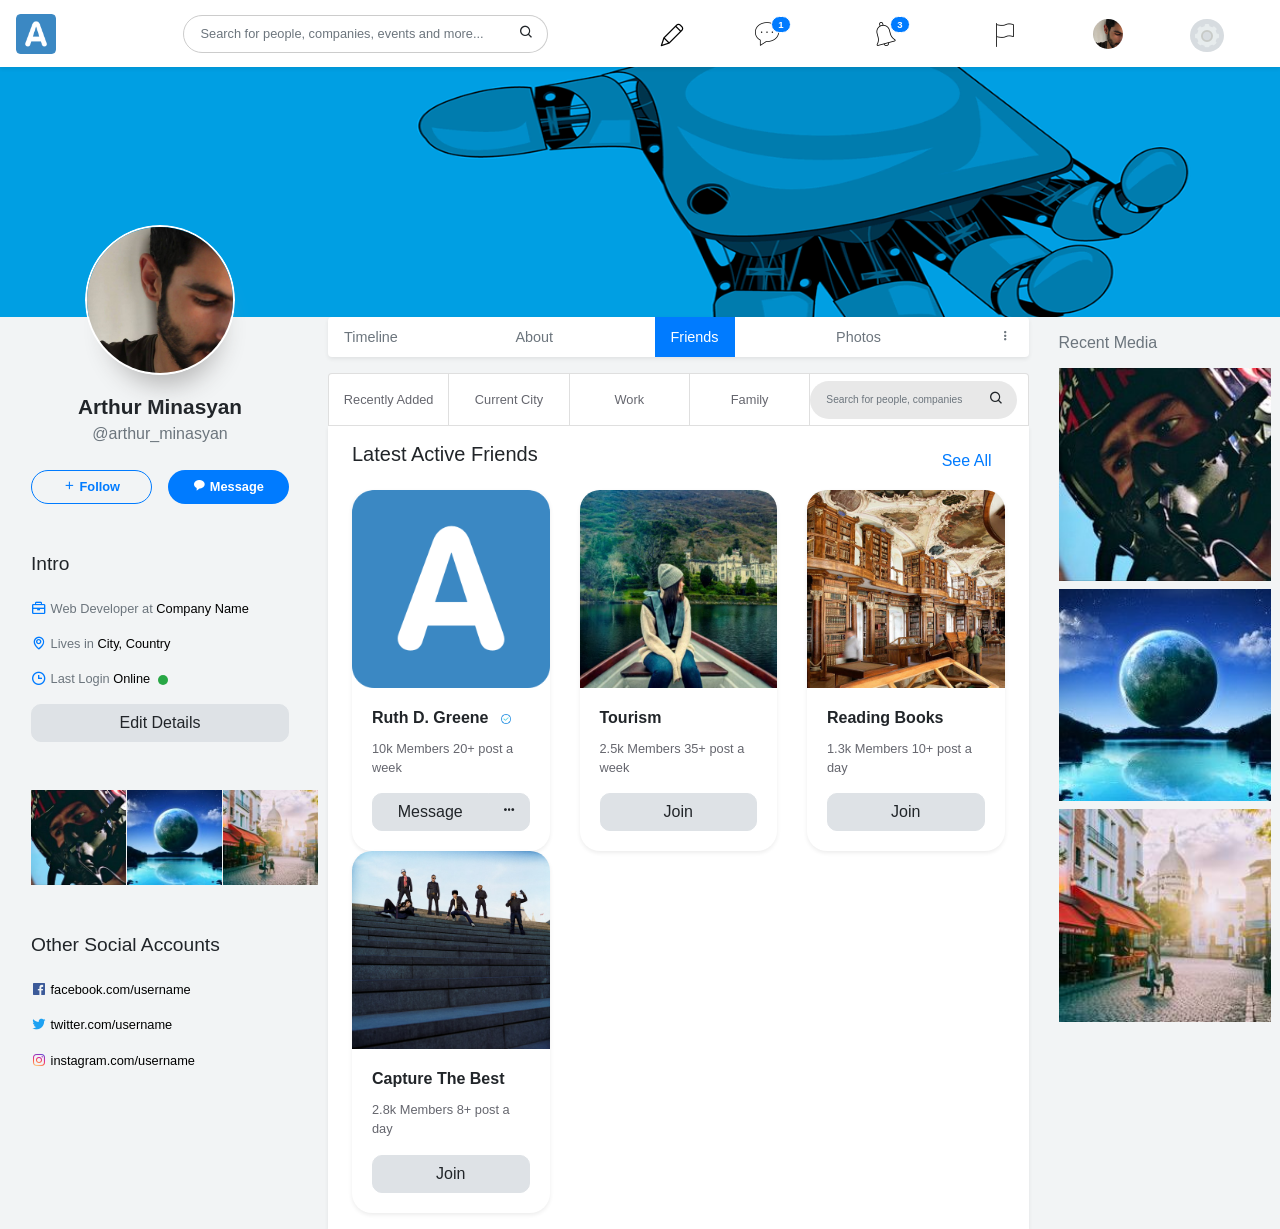
<file: argon-social-master/friends.html>
<!DOCTYPE html>
<html lang="en" class="no-js">

<head>
    <meta charset="utf-8">
    <meta http-equiv="X-UA-Compatible" content="IE=edge">
    <meta name="viewport" content="width=device-width, initial-scale=1, shrink-to-fit=no">
    <link rel="icon" type="image/png" href="assets/images/logo-16x16.png" />
    <!-- The above 3 meta tags *must* come first in the head; any other head content must come *after* these tags -->
    <title>Argon - Social Network</title>

    <!-- Fonts -->
    <link href="https://fonts.googleapis.com/css?family=Major+Mono+Display" rel="stylesheet">
    <link href='https://cdn.jsdelivr.net/npm/boxicons@1.9.2/css/boxicons.min.css' rel='stylesheet'>

    <!-- Styles -->
    <link href="assets/css/bootstrap/bootstrap.min.css" rel="stylesheet">
    <link href="assets/css/style.css" rel="stylesheet">
    <link href="assets/css/components.css" rel="stylesheet">
    <link href="assets/css/profile.css" rel="stylesheet">
    <link href="assets/css/media.css" rel="stylesheet">
    <link href="assets/css/update.css" rel="stylesheet">
    <script src="assets/js/load.js" type="text/javascript"></script>
</head>

<body class="profile">
    <div class="container-fluid newsfeed d-flex" id="wrapper">
        <div class="row newsfeed-size">
            <div class="col-md-12 p-0">
                <nav id="navbar-main" class="navbar navbar-expand-lg shadow-sm sticky-top">
                    <div class="w-100 justify-content-md-center">
                        <ul class="nav navbar-nav enable-mobile px-2">
                            <li class="nav-item">
                                <button type="button" class="btn nav-link p-0"><img src="assets/images/icons/theme/post-image.png" class="f-nav-icon" alt="Quick make post"></button>
                            </li>
                            <li class="nav-item w-100 py-2">
                                <form class="d-inline form-inline w-100 px-4">
                                    <div class="input-group">
                                        <input type="text" class="form-control search-input" placeholder="Search for people, companies, events and more..." aria-label="Search" aria-describedby="search-addon">
                                        <div class="input-group-append">
                                            <button class="btn search-button" type="button"><i class='bx bx-search'></i></button>
                                        </div>
                                    </div>
                                </form>
                            </li>
                            <li class="nav-item">
                                <a href="messages.html" class="nav-link nav-icon nav-links message-drop drop-w-tooltip" data-placement="bottom" data-title="Messages">
                                    <img src="assets/images/icons/navbar/message.png" class="message-dropdown f-nav-icon" alt="navbar icon">
                                </a>
                            </li>
                        </ul>
                        <ul class="navbar-nav mr-5 flex-row" id="main_menu">
                            <a class="navbar-brand nav-item mr-lg-5" href="index.html"><img src="assets/images/logo-64x64.png" width="40" height="40" class="mr-3" alt="Logo"></a>
                            <!-- Collect the nav links, forms, and other content for toggling -->
                            <form class="w-30 mx-2 my-auto d-inline form-inline mr-5">
                                <div class="input-group">
                                    <input type="text" class="form-control search-input w-75" placeholder="Search for people, companies, events and more..." aria-label="Search" aria-describedby="search-addon">
                                    <div class="input-group-append">
                                        <button class="btn search-button" type="button"><i class='bx bx-search'></i></button>
                                    </div>
                                </div>
                            </form>
                            <li class="nav-item s-nav dropdown d-mobile">
                                <a href="#" class="nav-link nav-icon nav-links drop-w-tooltip" data-toggle="dropdown" data-placement="bottom" data-title="Create" role="button" aria-haspopup="true" aria-expanded="false">
                                    <img src="assets/images/icons/navbar/create.png" alt="navbar icon">
                                </a>
                                <div class="dropdown-menu dropdown-menu-right nav-dropdown-menu">
                                    <a href="#" class="dropdown-item" aria-describedby="createGroup">
                                        <div class="row">
                                            <div class="col-md-2">
                                                <i class='bx bx-group post-option-icon'></i>
                                            </div>
                                            <div class="col-md-10">
                                                <span class="fs-9">Group</span>
                                                <small id="createGroup" class="form-text text-muted">Find people with shared interests</small>
                                            </div>
                                        </div>
                                    </a>
                                    <a href="#" class="dropdown-item" aria-describedby="createEvent">
                                        <div class="row">
                                            <div class="col-md-2">
                                                <i class='bx bx-calendar post-option-icon'></i>
                                            </div>
                                            <div class="col-md-10">
                                                <span class="fs-9">Event</span>
                                                <small id="createEvent" class="form-text text-muted">bring people together with a public or private event</small>
                                            </div>
                                        </div>
                                    </a>
                                </div>
                            </li>
                            <li class="nav-item s-nav dropdown message-drop-li">
                                <a href="#" class="nav-link nav-links message-drop drop-w-tooltip" data-toggle="dropdown" data-placement="bottom" data-title="Messages" role="button" aria-haspopup="true" aria-expanded="false">
                                    <img src="assets/images/icons/navbar/message.png" class="message-dropdown" alt="navbar icon"> <span class="badge badge-pill badge-primary">1</span>
                                </a>
                                <ul class="dropdown-menu notify-drop dropdown-menu-right nav-drop">
                                    <div class="notify-drop-title">
                                        <div class="row">
                                            <div class="col-md-6 col-sm-6 col-xs-6 fs-8">Messages | <a href="#">Requests</a></div>
                                            <div class="col-md-6 col-sm-6 col-xs-6 text-right">
                                                <a href="#" class="notify-right-icon">
                                                    Mark All as Read
                                                </a>
                                            </div>
                                        </div>
                                    </div>
                                    <!-- end notify title -->
                                    <!-- notify content -->
                                    <div class="drop-content">
                                        <li>
                                            <div class="col-md-2 col-sm-2 col-xs-2">
                                                <div class="notify-img">
                                                    <img src="assets/images/users/user-6.png" alt="notification user image">
                                                </div>
                                            </div>
                                            <div class="col-md-10 col-sm-10 col-xs-10">
                                                <a href="#" class="notification-user">Susan P. Jarvis</a>
                                                <a href="#" class="notify-right-icon">
                                                    <i class='bx bx-radio-circle-marked'></i>
                                                </a>
                                                <p class="time">
                                                    <i class='bx bx-check'></i> This party is going to have a DJ, food, and drinks.
                                                </p>
                                            </div>
                                        </li>
                                        <li>
                                            <div class="col-md-2 col-sm-2 col-xs-2">
                                                <div class="notify-img">
                                                    <img src="assets/images/users/user-5.png" alt="notification user image">
                                                </div>
                                            </div>
                                            <div class="col-md-10 col-sm-10 col-xs-10">
                                                <a href="#" class="notification-user">Ruth D. Greene</a>
                                                <a href="#" class="notify-right-icon">
                                                    <i class='bx bx-radio-circle-marked'></i>
                                                </a>
                                                <p class="time">
                                                    Great, I’ll see you tomorrow!.
                                                </p>
                                            </div>
                                        </li>
                                        <li>
                                            <div class="col-md-2 col-sm-2 col-xs-2">
                                                <div class="notify-img">
                                                    <img src="assets/images/users/user-7.png" alt="notification user image">
                                                </div>
                                            </div>
                                            <div class="col-md-10 col-sm-10 col-xs-10">
                                                <a href="#" class="notification-user">Kimberly R. Hatfield</a>
                                                <a href="#" class="notify-right-icon">
                                                    <i class='bx bx-radio-circle-marked'></i>
                                                </a>
                                                <p class="time">
                                                    yeah, I will be there.
                                                </p>
                                            </div>
                                        </li>
                                        <li>
                                            <div class="col-md-2 col-sm-2 col-xs-2">
                                                <div class="notify-img">
                                                    <img src="assets/images/users/user-8.png" alt="notification user image">
                                                </div>
                                            </div>
                                            <div class="col-md-10 col-sm-10 col-xs-10">
                                                <a href="#" class="notification-user">Joe S. Feeney</a>
                                                <a href="#" class="notify-right-icon">
                                                    <i class='bx bx-radio-circle-marked'></i>
                                                </a>
                                                <p class="time">
                                                    I would really like to bring my friend Jake, if...
                                                </p>
                                            </div>
                                        </li>
                                        <li>
                                            <div class="col-md-2 col-sm-2 col-xs-2">
                                                <div class="notify-img">
                                                    <img src="assets/images/users/user-9.png" alt="notification user image">
                                                </div>
                                            </div>
                                            <div class="col-md-10 col-sm-10 col-xs-10">
                                                <a href="#" class="notification-user">William S. Willmon</a>
                                                <a href="#" class="notify-right-icon">
                                                    <i class='bx bx-radio-circle-marked'></i>
                                                </a>
                                                <p class="time">
                                                    Sure, what can I help you with?
                                                </p>
                                            </div>
                                        </li>
                                        <li>
                                            <div class="col-md-2 col-sm-2 col-xs-2">
                                                <div class="notify-img">
                                                    <img src="assets/images/users/user-10.png" alt="notification user image">
                                                </div>
                                            </div>
                                            <div class="col-md-10 col-sm-10 col-xs-10">
                                                <a href="#" class="notification-user">Sean S. Smith</a>
                                                <a href="#" class="notify-right-icon">
                                                    <i class='bx bx-radio-circle-marked'></i>
                                                </a>
                                                <p class="time">
                                                    Which of those two is best?
                                                </p>
                                            </div>
                                        </li>
                                    </div>
                                    <div class="notify-drop-footer text-center">
                                        <a href="#">See More</a>
                                    </div>
                                </ul>
                            </li>
                            <li class="nav-item s-nav dropdown notification">
                                <a href="#" class="nav-link nav-links rm-drop-mobile drop-w-tooltip" data-toggle="dropdown" data-placement="bottom" data-title="Notifications" role="button" aria-haspopup="true" aria-expanded="false">
                                    <img src="assets/images/icons/navbar/notification.png" class="notification-bell" alt="navbar icon"> <span class="badge badge-pill badge-primary">3</span>
                                </a>
                                <ul class="dropdown-menu notify-drop dropdown-menu-right nav-drop">
                                    <div class="notify-drop-title">
                                        <div class="row">
                                            <div class="col-md-6 col-sm-6 col-xs-6 fs-8">Notifications <span class="badge badge-pill badge-primary ml-2">3</span></div>
                                            <div class="col-md-6 col-sm-6 col-xs-6 text-right">
                                                <a href="#" class="notify-right-icon">
                                                    Mark All as Read
                                                </a>
                                            </div>
                                        </div>
                                    </div>
                                    <!-- end notify title -->
                                    <!-- notify content -->
                                    <div class="drop-content">
                                        <li>
                                            <div class="col-md-2 col-sm-2 col-xs-2">
                                                <div class="notify-img">
                                                    <img src="assets/images/users/user-10.png" alt="notification user image">
                                                </div>
                                            </div>
                                            <div class="col-md-10 col-sm-10 col-xs-10">
                                                <a href="#" class="notification-user">Sean</a> <span class="notification-type">replied to your comment on a post in </span><a href="#" class="notification-for">PHP</a>
                                                <a href="#" class="notify-right-icon">
                                                    <i class='bx bx-radio-circle-marked'></i>
                                                </a>
                                                <p class="time">
                                                    <span class="badge badge-pill badge-primary"><i class='bx bxs-group'></i></span> 3h
                                                </p>
                                            </div>
                                        </li>
                                        <li>
                                            <div class="col-md-2 col-sm-2 col-xs-2">
                                                <div class="notify-img">
                                                    <img src="assets/images/users/user-7.png" alt="notification user image">
                                                </div>
                                            </div>
                                            <div class="col-md-10 col-sm-10 col-xs-10">
                                                <a href="#" class="notification-user">Kimberly</a> <span class="notification-type">likes your comment "I would really... </span>
                                                <a href="#" class="notify-right-icon">
                                                    <i class='bx bx-radio-circle-marked'></i>
                                                </a>
                                                <p class="time">
                                                    <span class="badge badge-pill badge-primary"><i class='bx bxs-like'></i></span> 7h
                                                </p>
                                            </div>
                                        </li>
                                        <li>
                                            <div class="col-md-2 col-sm-2 col-xs-2">
                                                <div class="notify-img">
                                                    <img src="assets/images/users/user-8.png" alt="notification user image">
                                                </div>
                                            </div>
                                            <div class="col-md-10 col-sm-10 col-xs-10">
                                                <span class="notification-type">10 people saw your story before it disappeared. See who saw it.</span>
                                                <a href="#" class="notify-right-icon">
                                                    <i class='bx bx-radio-circle-marked'></i>
                                                </a>
                                                <p class="time">
                                                    <span class="badge badge-pill badge-primary"><i class='bx bx-images'></i></span> 23h
                                                </p>
                                            </div>
                                        </li>
                                        <li>
                                            <div class="col-md-2 col-sm-2 col-xs-2">
                                                <div class="notify-img">
                                                    <img src="assets/images/users/user-11.png" alt="notification user image">
                                                </div>
                                            </div>
                                            <div class="col-md-10 col-sm-10 col-xs-10">
                                                <a href="#" class="notification-user">Michelle</a> <span class="notification-type">posted in </span><a href="#" class="notification-for">Argon Social Design System</a>
                                                <a href="#" class="notify-right-icon">
                                                    <i class='bx bx-radio-circle-marked'></i>
                                                </a>
                                                <p class="time">
                                                    <span class="badge badge-pill badge-primary"><i class='bx bxs-quote-right'></i></span> 1d
                                                </p>
                                            </div>
                                        </li>
                                        <li>
                                            <div class="col-md-2 col-sm-2 col-xs-2">
                                                <div class="notify-img">
                                                    <img src="assets/images/users/user-5.png" alt="notification user image">
                                                </div>
                                            </div>
                                            <div class="col-md-10 col-sm-10 col-xs-10">
                                                <a href="#" class="notification-user">Karen</a> <span class="notification-type">likes your comment "Sure, here... </span>
                                                <a href="#" class="notify-right-icon">
                                                    <i class='bx bx-radio-circle-marked'></i>
                                                </a>
                                                <p class="time">
                                                    <span class="badge badge-pill badge-primary"><i class='bx bxs-like'></i></span> 2d
                                                </p>
                                            </div>
                                        </li>
                                        <li>
                                            <div class="col-md-2 col-sm-2 col-xs-2">
                                                <div class="notify-img">
                                                    <img src="assets/images/users/user-12.png" alt="notification user image">
                                                </div>
                                            </div>
                                            <div class="col-md-10 col-sm-10 col-xs-10">
                                                <a href="#" class="notification-user">Irwin</a> <span class="notification-type">posted in </span><a href="#" class="notification-for">Themeforest</a>
                                                <a href="#" class="notify-right-icon">
                                                    <i class='bx bx-radio-circle-marked'></i>
                                                </a>
                                                <p class="time">
                                                    <span class="badge badge-pill badge-primary"><i class='bx bxs-quote-right'></i></span> 3d
                                                </p>
                                            </div>
                                        </li>
                                    </div>
                                    <div class="notify-drop-footer text-center">
                                        <a href="#">See More</a>
                                    </div>
                                </ul>
                            </li>
                            <li class="nav-item s-nav dropdown d-mobile">
                                <a href="#" class="nav-link nav-links nav-icon drop-w-tooltip" data-toggle="dropdown" data-placement="bottom" data-title="Pages" role="button" aria-haspopup="true" aria-expanded="false">
                                    <img src="assets/images/icons/navbar/flag.png" alt="navbar icon">
                                </a>
                                <div class="dropdown-menu dropdown-menu-right nav-drop">
                                    <a class="dropdown-item" href="newsfeed-2.html">Newsfeed 2</a>
                                    <a class="dropdown-item" href="sign-in.html">Sign in</a>
                                    <a class="dropdown-item" href="sign-up.html">Sign up</a>
                                </div>
                            </li>
                            <li class="nav-item s-nav">
                                <a href="profile.html" class="nav-link nav-links">
                                    <div class="menu-user-image">
                                        <img src="assets/images/users/user-4.jpg" class="menu-user-img ml-1" alt="Menu Image">
                                    </div>
                                </a>
                            </li>
                            <li class="nav-item s-nav nav-icon dropdown">
                                <a href="settings.html" data-toggle="dropdown" data-placement="bottom" data-title="Settings" class="nav-link settings-link rm-drop-mobile drop-w-tooltip" id="settings-dropdown"><img src="assets/images/icons/navbar/settings.png" class="nav-settings" alt="navbar icon"></a>
                                <div class="dropdown-menu dropdown-menu-right settings-dropdown shadow-sm" aria-labelledby="settings-dropdown">
                                    <a class="dropdown-item" href="#">
                                        <img src="assets/images/icons/navbar/help.png" alt="Navbar icon"> Help Center</a>
                                    <a class="dropdown-item d-flex align-items-center dark-mode" href="#">
                                        <img src="assets/images/icons/navbar/moon.png" alt="Navbar icon"> Dark Mode
                                        <button type="button" class="btn btn-lg btn-toggle ml-auto" data-toggle="button" aria-pressed="false" autocomplete="off">
                                            <div class="handle"></div>
                                        </button>
                                    </a>
                                    <a class="dropdown-item" href="#">
                                        <img src="assets/images/icons/navbar/gear-1.png" alt="Navbar icon"> Settings</a>
                                    <a class="dropdown-item logout-btn" href="#">
                                        <img src="assets/images/icons/navbar/logout.png" alt="Navbar icon"> Log Out</a>
                                </div>
                            </li>
                        </ul>
                    </div>
                </nav>
                <div class="row profile-right-side-content">
                    <div class="user-profile">
                        <div class="profile-header-background">
                            <a href="#" class="profile-cover">
                                <img src="assets/images/users/cover/cover-1.gif" alt="Profile Header Background">
                                <div class="cover-overlay">
                                    <a href="#" class="btn btn-update-cover"><i class='bx bxs-camera'></i> Update Cover Photo</a>
                                </div>
                            </a>
                        </div>
                        <div class="row profile-rows">
                            <div class="col-md-3">
                                <div class="profile-info-left">
                                    <div class="text-center">
                                        <div class="profile-img w-shadow">
                                            <div class="profile-img-overlay"></div>
                                            <img src="assets/images/users/user-4.jpg" alt="Avatar" class="avatar img-circle">
                                            <div class="profile-img-caption">
                                                <label for="updateProfilePic" class="upload">
                                                    <i class='bx bxs-camera'></i> Update
                                                    <input type="file" id="updateProfilePicInput" class="text-center upload">
                                                </label>
                                            </div>
                                        </div>
                                        <p class="profile-fullname mt-3">Arthur Minasyan</p>
                                        <p class="profile-username mb-3 text-muted">@arthur_minasyan</p>
                                    </div>
                                    <div class="intro mt-4">
                                        <div class="d-flex">
                                            <button type="button" class="btn btn-follow mr-3"><i class='bx bx-plus'></i> Follow</button>
                                            <button type="button" class="btn btn-start-chat" data-toggle="modal" data-target="#newMessageModal"><i class='bx bxs-message-rounded'></i> <span class="fs-8">Message</span></button>
                                            <button type="button" class="btn btn-follow" id="moreMobile" data-toggle="dropdown" aria-haspopup="true" aria-expanded="false"><i class='bx bx-dots-horizontal-rounded'></i> <span class="fs-8">More</span></button>
                                            <div class="dropdown-menu dropdown-menu-right profile-ql-dropdown" aria-labelledby="moreMobile">
                                                <a href="newsfeed.html" class="dropdown-item">Timeline</a>
                                                <a href="about.html" class="dropdown-item">About</a>
                                                <a href="followers.html" class="dropdown-item">Followers</a>
                                                <a href="following.html" class="dropdown-item">Following</a>
                                                <a href="photos.html" class="dropdown-item">Photos</a>
                                                <a href="videos.html" class="dropdown-item">Videos</a>
                                                <a href="check-ins.html" class="dropdown-item">Check-Ins</a>
                                                <a href="events.html" class="dropdown-item">Events</a>
                                                <a href="likes.html" class="dropdown-item">Likes</a>
                                            </div>
                                        </div>
                                    </div>
                                    <div class="intro mt-5 mv-hidden">
                                        <div class="intro-item d-flex justify-content-between align-items-center">
                                            <h3 class="intro-about">Intro</h3>
                                        </div>
                                        <div class="intro-item d-flex justify-content-between align-items-center">
                                            <p class="intro-title text-muted"><i class='bx bx-briefcase text-primary'></i> Web Developer at <a href="#">Company Name</a></p>
                                        </div>
                                        <div class="intro-item d-flex justify-content-between align-items-center">
                                            <p class="intro-title text-muted"><i class='bx bx-map text-primary'></i> Lives in <a href="#">City, Country</a></p>
                                        </div>
                                        <div class="intro-item d-flex justify-content-between align-items-center">
                                            <p class="intro-title text-muted"><i class='bx bx-time text-primary'></i> Last Login <a href="#">Online <span class="ml-1 online-status bg-success"></span></a></p>
                                        </div>
                                        <div class="intro-item d-flex justify-content-between align-items-center">
                                            <a href="#" class="btn btn-quick-link join-group-btn border w-100">Edit Details</a>
                                        </div>
                                    </div>
                                    <div class="intro mt-5 row mv-hidden">
                                        <div class="col-md-4">
                                            <img src="assets/images/users/album/album-1.jpg" width="95" alt="">
                                        </div>
                                        <div class="col-md-4">
                                            <img src="assets/images/users/album/album-2.jpg" width="95" alt="">
                                        </div>
                                        <div class="col-md-4">
                                            <img src="assets/images/users/album/album-3.jpg" width="95" alt="">
                                        </div>
                                    </div>
                                    <div class="intro mt-5 mv-hidden">
                                        <div class="intro-item d-flex justify-content-between align-items-center">
                                            <h3 class="intro-about">Other Social Accounts</h3>
                                        </div>
                                        <div class="intro-item d-flex justify-content-between align-items-center">
                                            <p class="intro-title text-muted"><i class='bx bxl-facebook-square facebook-color'></i> <a href="#" target="_blank">facebook.com/username</a></p>
                                        </div>
                                        <div class="intro-item d-flex justify-content-between align-items-center">
                                            <p class="intro-title text-muted"><i class='bx bxl-twitter twitter-color'></i> <a href="#" target="_blank">twitter.com/username</a></p>
                                        </div>
                                        <div class="intro-item d-flex justify-content-between align-items-center">
                                            <p class="intro-title text-muted"><i class='bx bxl-instagram instagram-color'></i> <a href="#" target="_blank">instagram.com/username</a></p>
                                        </div>
                                    </div>
                                </div>
                            </div>
                            <div class="col-md-9 p-0">
                                <div class="profile-info-right">

                                    <!-- Friends section -->
                                    <div class="row px-2">
                                        <div class="col-md-9 profile-center">
                                            <ul class="list-inline profile-links d-flex justify-content-between shadow-sm rounded">
                                                <li class="list-inline-item">
                                                    <a href="profile.html">Timeline</a>
                                                </li>
                                                <li class="list-inline-item">
                                                    <a href="#">About</a></li>
                                                <li class="list-inline-item profile-active">
                                                    <a href="friends.html">Friends</a>
                                                </li>
                                                <li class="list-inline-item">
                                                    <a href="#">Photos</a>
                                                </li>
                                                <li class="list-inline-item dropdown">
                                                    <a href="#" data-toggle="dropdown" aria-haspopup="true" aria-expanded="false">
                                                        <i class='bx bx-dots-vertical-rounded'></i>
                                                    </a>
                                                    <div class="dropdown-menu dropdown-menu-right profile-ql-dropdown">
                                                        <a href="#" class="dropdown-item">Activity Log</a>
                                                        <a href="#" class="dropdown-item">Videos</a>
                                                        <a href="#" class="dropdown-item">Check-Ins</a>
                                                        <a href="#" class="dropdown-item">Events</a>
                                                        <a href="#" class="dropdown-item">Likes</a>
                                                    </div>
                                                </li>
                                            </ul>
                                            <ul class="list-group list-group-horizontal types-list fs-8">
                                                <a href="#" class="list-group-item">Recently Added</a>
                                                <a href="#" class="list-group-item">Current City</a>
                                                <a href="#" class="list-group-item">Work</a>
                                                <a href="#" class="list-group-item">Family</a>
                                                <form class="list-group-item d-flex w-100 align-items-center p-0 form-inline dropdown search-form">
                                                    <div class="input-group w-95" data-toggle="dropdown" aria-haspopup="true" aria-expanded="false" id="searchDropdown">
                                                        <input type="text" class="form-control search-input" placeholder="Search for people, companies, events and more..." aria-label="Search" aria-describedby="search-addon">
                                                        <div class="input-group-append">
                                                            <button class="btn search-button" type="button"><i class='bx bx-search'></i></button>
                                                        </div>
                                                    </div>
                                                    <ul class="dropdown-menu notify-drop nav-drop shadow-sm" aria-labelledby="searchDropdown">
                                                        <div class="notify-drop-title">
                                                            <div class="row">
                                                                <div class="col-md-6 col-sm-6 col-xs-6 fs-8">Search Results <span class="badge badge-pill badge-primary ml-2">29</span></div>
                                                            </div>
                                                        </div>
                                                        <!-- end notify title -->
                                                        <!-- notify content -->
                                                        <div class="drop-content">
                                                            <h6 class="dropdown-header">Peoples</h6>
                                                            <li class="dropdown-item">
                                                                <div class="col-md-2 col-sm-2 col-xs-2">
                                                                    <div class="notify-img">
                                                                        <img src="assets/images/users/user-6.png" alt="Search result">
                                                                    </div>
                                                                </div>
                                                                <div class="col-md-10 col-sm-10 col-xs-10">
                                                                    <a href="#" class="notification-user">Susan P. Jarvis</a>
                                                                    <a href="#" class="btn btn-quick-link join-group-btn border text-right float-right">
                                                                        Add Friend
                                                                    </a>
                                                                    <p class="time">6 Mutual friends</p>
                                                                </div>
                                                            </li>
                                                            <li class="dropdown-item">
                                                                <div class="col-md-2 col-sm-2 col-xs-2">
                                                                    <div class="notify-img">
                                                                        <img src="assets/images/users/user-5.png" alt="Search result">
                                                                    </div>
                                                                </div>
                                                                <div class="col-md-10 col-sm-10 col-xs-10">
                                                                    <a href="#" class="notification-user">Ruth D. Greene</a>
                                                                    <a href="#" class="btn btn-quick-link join-group-btn border text-right float-right">
                                                                        Add Friend
                                                                    </a>
                                                                </div>
                                                            </li>
                                                            <h6 class="dropdown-header">Groups</h6>
                                                            <li class="dropdown-item">
                                                                <div class="col-md-2 col-sm-2 col-xs-2">
                                                                    <div class="notify-img">
                                                                        <img src="assets/images/groups/group-2.jpg" alt="Search result">
                                                                    </div>
                                                                </div>
                                                                <div class="col-md-10 col-sm-10 col-xs-10">
                                                                    <a href="#" class="notification-user">Tourism</a>
                                                                    <a href="#" class="btn btn-quick-link join-group-btn border text-right float-right">
                                                                        Join
                                                                    </a>
                                                                    <p class="time">2.5k Members 35+ post a week</p>
                                                                </div>
                                                            </li>
                                                            <li class="dropdown-item">
                                                                <div class="col-md-2 col-sm-2 col-xs-2">
                                                                    <div class="notify-img">
                                                                        <img src="assets/images/groups/group-1.png" alt="Search result">
                                                                    </div>
                                                                </div>
                                                                <div class="col-md-10 col-sm-10 col-xs-10">
                                                                    <a href="#" class="notification-user">Argon Social Network <img src="assets/images/theme/verify.png" width="10px" class="verify" alt="Group verified"></a>
                                                                    <a href="#" class="btn btn-quick-link join-group-btn border text-right float-right">
                                                                        Join
                                                                    </a>
                                                                    <p class="time">10k Members 20+ post a week</p>
                                                                </div>
                                                            </li>
                                                        </div>
                                                        <div class="notify-drop-footer text-center">
                                                            <a href="#">See More</a>
                                                        </div>
                                                    </ul>
                                                </form>
                                            </ul>
                                            <div class="bg-white py-3 px-4 shadow-sm">
                                                <div class="card-head d-flex justify-content-between">
                                                    <h5 class="mb-4">Latest Active Friends</h5>
                                                    <a href="#" class="btn btn-link">See All</a>
                                                </div>
                                                <div class="row">
                                                    <div class="col-md-4 col-sm-6">
                                                        <div class="card group-card shadow-sm">
                                                            <img src="assets/images/groups/group-1.png" class="card-img-top group-card-image" alt="Group image">
                                                            <div class="card-body">
                                                                <h5 class="card-title">Ruth D. Greene <img src="assets/images/theme/verify.png" width="10px" class="verify" alt="Group verified"></h5>
                                                                <p class="card-text">10k Members 20+ post a week</p>
                                                                <div class="btn-group w-100" role="group">
                                                                    <a href="#" class="btn btn-quick-link join-group-btn border w-100">Message</a>
                                                                    <div class="btn-group" role="group">
                                                                        <button id="friendsMore" type="button" class="btn btn-quick-link join-group-btn border btn-group-drop" data-toggle="dropdown" aria-haspopup="true" aria-expanded="false">
                                                                            <i class='bx bx-dots-horizontal-rounded'></i>
                                                                        </button>
                                                                        <div class="dropdown-menu" aria-labelledby="friendsMore">
                                                                            <a class="dropdown-item" href="#">Dropdown link</a>
                                                                            <a class="dropdown-item" href="#">Dropdown link</a>
                                                                        </div>
                                                                    </div>
                                                                </div>
                                                            </div>
                                                        </div>
                                                    </div>
                                                    <div class="col-md-4 col-sm-6">
                                                        <div class="card group-card shadow-sm">
                                                            <img src="assets/images/groups/group-2.jpg" class="card-img-top group-card-image" alt="Group image">
                                                            <div class="card-body">
                                                                <h5 class="card-title">Tourism</h5>
                                                                <p class="card-text">2.5k Members 35+ post a week</p>
                                                                <a href="#" class="btn btn-quick-link join-group-btn border w-100">Join</a>
                                                            </div>
                                                        </div>
                                                    </div>
                                                    <div class="col-md-4 col-sm-6">
                                                        <div class="card group-card shadow-sm">
                                                            <img src="assets/images/groups/group-3.jpg" class="card-img-top group-card-image" alt="Group image">
                                                            <div class="card-body">
                                                                <h5 class="card-title">Reading Books</h5>
                                                                <p class="card-text">1.3k Members 10+ post a day</p>
                                                                <a href="#" class="btn btn-quick-link join-group-btn border w-100">Join</a>
                                                            </div>
                                                        </div>
                                                    </div>
                                                    <div class="col-md-4 col-sm-6">
                                                        <div class="card group-card shadow-sm">
                                                            <img src="assets/images/groups/group-4.jpg" class="card-img-top group-card-image" alt="Group image">
                                                            <div class="card-body">
                                                                <h5 class="card-title">Capture The Best</h5>
                                                                <p class="card-text">2.8k Members 8+ post a day</p>
                                                                <a href="#" class="btn btn-quick-link join-group-btn border w-100">Join</a>
                                                            </div>
                                                        </div>
                                                    </div>
                                                </div>
                                            </div>
                                        </div>
                                        <div class="col-md-3 profile-quick-media">
                                            <h6 class="text-muted timeline-title">Recent Media</h6>
                                            <div class="quick-media">
                                                <div class="media-overlay"></div>
                                                <a href="#" class="quick-media-img"><img src="assets/images/users/album/album-1.jpg" alt="Quick media"></a>
                                                <div class="media-overlay-content">
                                                    <div class="d-flex justify-content-between align-items-center">
                                                        <div class="media-overlay-owner">
                                                            <img src="assets/images/users/user-12.png" alt="Media owner image">
                                                            <span class="overlay-owner-name fs-9">Irwin M. Spelle</span>
                                                        </div>
                                                        <div class="dropdown">
                                                            <a href="#" class="overlay-more" data-toggle="dropdown" role="button" aria-haspopup="true" aria-expanded="false"><i class='bx bx-dots-horizontal-rounded'></i></a>
                                                            <div class="dropdown-menu dropdown-menu-right nav-drop dropdown-shadow">
                                                                <a class="dropdown-item" href="#">Save post</a>
                                                                <a class="dropdown-item" href="#">Turn on notifications</a>
                                                            </div>
                                                        </div>
                                                    </div>

                                                    <div class="overlay-bottom d-flex justify-content-between align-items-center">
                                                        <div class="argon-reaction">
                                                            <span class="like-btn">
                                                                <a href="#" class="post-card-buttons" id="reactions"><i class='bx bxs-like mr-1'></i> 67</a>
                                                                <ul class="reactions-box dropdown-shadow">
                                                                    <li class="reaction reaction-like" data-reaction="Like"></li>
                                                                    <li class="reaction reaction-love" data-reaction="Love"></li>
                                                                    <li class="reaction reaction-haha" data-reaction="HaHa"></li>
                                                                    <li class="reaction reaction-wow" data-reaction="Wow"></li>
                                                                    <li class="reaction reaction-sad" data-reaction="Sad"></li>
                                                                    <li class="reaction reaction-angry" data-reaction="Angry"></li>
                                                                </ul>
                                                            </span>
                                                        </div>
                                                        <div class="liked-users">
                                                            <img src="assets/images/users/user-9.png" alt="Liked users">
                                                            <img src="assets/images/users/user-6.png" alt="Liked users">
                                                            <img src="assets/images/users/user-12.png" alt="Liked users">
                                                        </div>
                                                    </div>
                                                </div>
                                            </div>
                                            <div class="quick-media">
                                                <div class="media-overlay"></div>
                                                <a href="#" class="quick-media-img"><img src="assets/images/users/album/album-2.jpg" alt="Quick media"></a>
                                                <div class="media-overlay-content">
                                                    <div class="d-flex justify-content-between align-items-center">
                                                        <div class="media-overlay-owner">
                                                            <img src="assets/images/users/user-12.png" alt="Media owner image">
                                                            <span class="overlay-owner-name fs-9">Irwin M. Spelle</span>
                                                        </div>
                                                        <div class="dropdown">
                                                            <a href="#" class="overlay-more" data-toggle="dropdown" role="button" aria-haspopup="true" aria-expanded="false"><i class='bx bx-dots-horizontal-rounded'></i></a>
                                                            <div class="dropdown-menu dropdown-menu-right nav-drop dropdown-shadow">
                                                                <a class="dropdown-item" href="#">Save post</a>
                                                                <a class="dropdown-item" href="#">Turn on notifications</a>
                                                            </div>
                                                        </div>
                                                    </div>

                                                    <div class="overlay-bottom d-flex justify-content-between align-items-center">
                                                        <div class="argon-reaction">
                                                            <span class="like-btn">
                                                                <a href="#" class="post-card-buttons" id="reactions"><i class='bx bxs-like mr-1'></i> 67</a>
                                                                <ul class="reactions-box dropdown-shadow">
                                                                    <li class="reaction reaction-like" data-reaction="Like"></li>
                                                                    <li class="reaction reaction-love" data-reaction="Love"></li>
                                                                    <li class="reaction reaction-haha" data-reaction="HaHa"></li>
                                                                    <li class="reaction reaction-wow" data-reaction="Wow"></li>
                                                                    <li class="reaction reaction-sad" data-reaction="Sad"></li>
                                                                    <li class="reaction reaction-angry" data-reaction="Angry"></li>
                                                                </ul>
                                                            </span>
                                                        </div>
                                                        <div class="liked-users">
                                                            <img src="assets/images/users/user-9.png" alt="Liked users">
                                                            <img src="assets/images/users/user-6.png" alt="Liked users">
                                                            <img src="assets/images/users/user-12.png" alt="Liked users">
                                                        </div>
                                                    </div>
                                                </div>
                                            </div>
                                            <div class="quick-media">
                                                <div class="media-overlay"></div>
                                                <a href="#" class="quick-media-img"><img src="assets/images/users/album/album-3.jpg" alt="Quick media"></a>
                                                <div class="media-overlay-content">
                                                    <div class="d-flex justify-content-between align-items-center">
                                                        <div class="media-overlay-owner">
                                                            <img src="assets/images/users/user-12.png" alt="Media owner image">
                                                            <span class="overlay-owner-name fs-9">Irwin M. Spelle</span>
                                                        </div>
                                                        <div class="dropdown">
                                                            <a href="#" class="overlay-more" data-toggle="dropdown" role="button" aria-haspopup="true" aria-expanded="false"><i class='bx bx-dots-horizontal-rounded'></i></a>
                                                            <div class="dropdown-menu dropdown-menu-right nav-drop dropdown-shadow">
                                                                <a class="dropdown-item" href="#">Save post</a>
                                                                <a class="dropdown-item" href="#">Turn on notifications</a>
                                                            </div>
                                                        </div>
                                                    </div>

                                                    <div class="overlay-bottom d-flex justify-content-between align-items-center">
                                                        <div class="argon-reaction">
                                                            <span class="like-btn">
                                                                <a href="#" class="post-card-buttons" id="reactions"><i class='bx bxs-like mr-1'></i> 67</a>
                                                                <ul class="reactions-box dropdown-shadow">
                                                                    <li class="reaction reaction-like" data-reaction="Like"></li>
                                                                    <li class="reaction reaction-love" data-reaction="Love"></li>
                                                                    <li class="reaction reaction-haha" data-reaction="HaHa"></li>
                                                                    <li class="reaction reaction-wow" data-reaction="Wow"></li>
                                                                    <li class="reaction reaction-sad" data-reaction="Sad"></li>
                                                                    <li class="reaction reaction-angry" data-reaction="Angry"></li>
                                                                </ul>
                                                            </span>
                                                        </div>
                                                        <div class="liked-users">
                                                            <img src="assets/images/users/user-9.png" alt="Liked users">
                                                            <img src="assets/images/users/user-6.png" alt="Liked users">
                                                            <img src="assets/images/users/user-12.png" alt="Liked users">
                                                        </div>
                                                    </div>
                                                </div>
                                            </div>
                                        </div>
                                    </div>
                                </div>
                            </div>
                        </div>
                    </div>
                </div>
            </div>
        </div>
    </div>

    <!-- New message modal -->
    <div class="modal fade" id="newMessageModal" tabindex="-1" role="dialog" aria-labelledby="newMessageModalLabel" aria-hidden="true">
        <div class="modal-dialog modal-dialog-centered" role="document">
            <div class="modal-content">
                <div class="modal-header new-msg-header">
                    <h5 class="modal-title" id="newMessageModalLabel">Start new conversation</h5>
                    <button type="button" class="close" data-dismiss="modal" aria-label="Close">
                        <span aria-hidden="true">&times;</span>
                    </button>
                </div>
                <div class="modal-body new-msg-body">
                    <form action="" method="" class="new-msg-form">
                        <div class="form-group">
                            <label for="message-text" class="col-form-label">Message:</label>
                            <textarea class="form-control search-input" rows="5" id="message-text" placeholder="Type a message..."></textarea>
                        </div>
                    </form>
                </div>
                <div class="modal-footer new-msg-footer">
                    <button type="button" class="btn btn-primary btn-sm">Send message</button>
                </div>
            </div>
        </div>
    </div>

    <!-- Core -->
    <script src="assets/js/jquery/jquery-3.3.1.min.js"></script>
    <script src="assets/js/popper/popper.min.js"></script>
    <script src="assets/js/bootstrap/bootstrap.min.js"></script>
    <!-- Optional -->
    <script src="assets/js/app.js"></script>
    <script src="assets/js/components/components.js"></script>
</body>

</html>
</file>
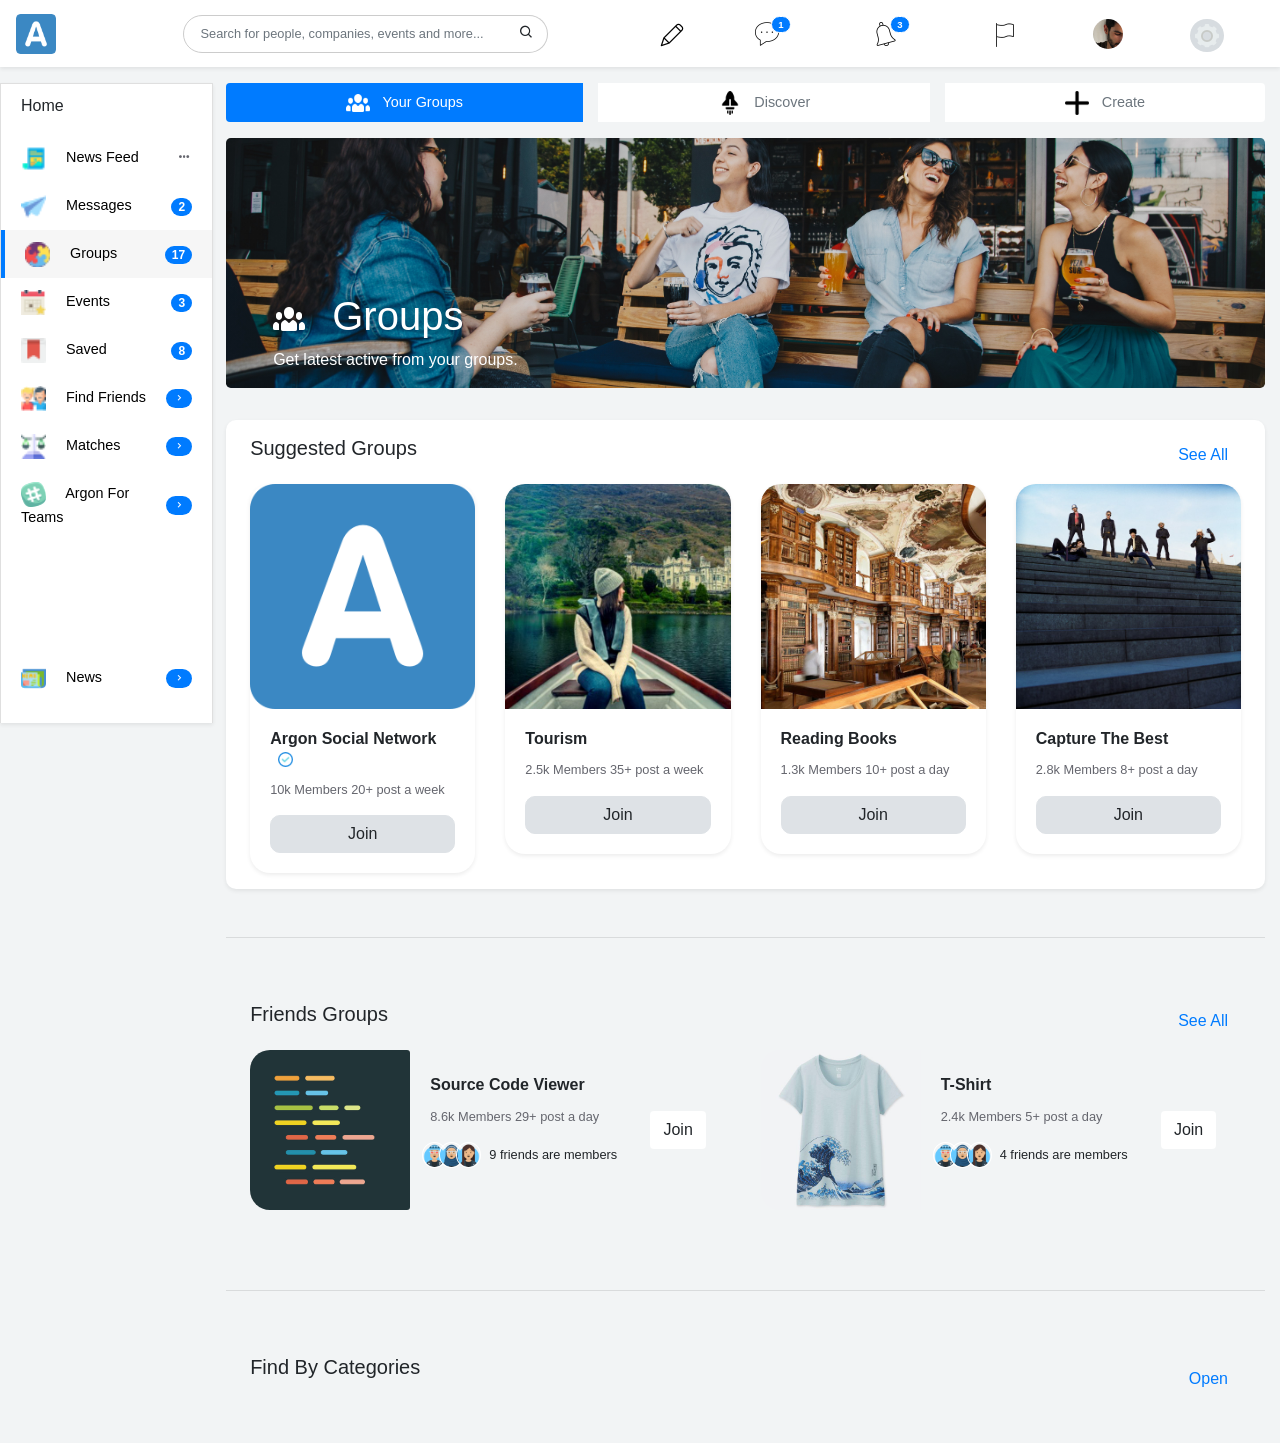
<file: argon-social-master/groups.html>
<!DOCTYPE html>
<html lang="en" class="no-js">

<head>
    <meta charset="utf-8">
    <meta http-equiv="X-UA-Compatible" content="IE=edge">
    <meta name="viewport" content="width=device-width, initial-scale=1, shrink-to-fit=no">
    <link rel="icon" type="image/png" href="assets/images/logo-16x16.png" />
    <!-- The above 3 meta tags *must* come first in the head; any other head content must come *after* these tags -->
    <title>Argon - Social Network</title>

    <!-- Fonts -->
    <link href="https://fonts.googleapis.com/css?family=Major+Mono+Display" rel="stylesheet">
    <link href='https://cdn.jsdelivr.net/npm/boxicons@2.0.1/css/boxicons.min.css' rel='stylesheet'>

    <!-- Styles -->
    <link href="assets/css/bootstrap/bootstrap.min.css" rel="stylesheet">
    <link href="assets/css/style.css" rel="stylesheet">
    <link href="assets/css/components.css" rel="stylesheet">
    <link href="assets/css/media.css" rel="stylesheet">
    <script src="assets/js/load.js" type="text/javascript"></script>
</head>

<body class="newsfeed">
    <div class="container-fluid" id="wrapper">
        <div class="row newsfeed-size">
            <div class="col-md-12 newsfeed-right-side">
                <nav id="navbar-main" class="navbar navbar-expand-lg shadow-sm sticky-top">
                    <div class="w-100 justify-content-md-center">
                        <ul class="nav navbar-nav enable-mobile px-2">
                            <li class="nav-item">
                                <button type="button" class="btn nav-link p-0"><img src="assets/images/icons/theme/post-image.png" class="f-nav-icon" alt="Quick make post"></button>
                            </li>
                            <li class="nav-item w-100 py-2">
                                <form class="d-inline form-inline w-100 px-4">
                                    <div class="input-group">
                                        <input type="text" class="form-control search-input" placeholder="Search for people, companies, events and more..." aria-label="Search" aria-describedby="search-addon">
                                        <div class="input-group-append">
                                            <button class="btn search-button" type="button"><i class='bx bx-search'></i></button>
                                        </div>
                                    </div>
                                </form>
                            </li>
                            <li class="nav-item">
                                <a href="messages.html" class="nav-link nav-icon nav-links message-drop drop-w-tooltip" data-placement="bottom" data-title="Messages">
                                    <img src="assets/images/icons/navbar/message.png" class="message-dropdown f-nav-icon" alt="navbar icon">
                                </a>
                            </li>
                        </ul>
                        <ul class="navbar-nav mr-5 flex-row" id="main_menu">
                            <a class="navbar-brand nav-item mr-lg-5" href="index.html"><img src="assets/images/logo-64x64.png" width="40" height="40" class="mr-3" alt="Logo"></a>
                            <!-- Collect the nav links, forms, and other content for toggling -->
                            <form class="w-30 mx-2 my-auto d-inline form-inline mr-5">
                                <div class="input-group">
                                    <input type="text" class="form-control search-input w-75" placeholder="Search for people, companies, events and more..." aria-label="Search" aria-describedby="search-addon">
                                    <div class="input-group-append">
                                        <button class="btn search-button" type="button"><i class='bx bx-search'></i></button>
                                    </div>
                                </div>
                            </form>
                            <li class="nav-item s-nav dropdown d-mobile">
                                <a href="#" class="nav-link nav-icon nav-links drop-w-tooltip" data-toggle="dropdown" data-placement="bottom" data-title="Create" role="button" aria-haspopup="true" aria-expanded="false">
                                    <img src="assets/images/icons/navbar/create.png" alt="navbar icon">
                                </a>
                                <div class="dropdown-menu dropdown-menu-right nav-dropdown-menu">
                                    <a href="#" class="dropdown-item" aria-describedby="createGroup">
                                        <div class="row">
                                            <div class="col-md-2">
                                                <i class='bx bx-group post-option-icon'></i>
                                            </div>
                                            <div class="col-md-10">
                                                <span class="fs-9">Group</span>
                                                <small id="createGroup" class="form-text text-muted">Find people with shared interests</small>
                                            </div>
                                        </div>
                                    </a>
                                    <a href="#" class="dropdown-item" aria-describedby="createEvent">
                                        <div class="row">
                                            <div class="col-md-2">
                                                <i class='bx bx-calendar post-option-icon'></i>
                                            </div>
                                            <div class="col-md-10">
                                                <span class="fs-9">Event</span>
                                                <small id="createEvent" class="form-text text-muted">bring people together with a public or private event</small>
                                            </div>
                                        </div>
                                    </a>
                                </div>
                            </li>
                            <li class="nav-item s-nav dropdown message-drop-li">
                                <a href="#" class="nav-link nav-links message-drop drop-w-tooltip" data-toggle="dropdown" data-placement="bottom" data-title="Messages" role="button" aria-haspopup="true" aria-expanded="false">
                                    <img src="assets/images/icons/navbar/message.png" class="message-dropdown" alt="navbar icon"> <span class="badge badge-pill badge-primary">1</span>
                                </a>
                                <ul class="dropdown-menu notify-drop dropdown-menu-right nav-drop shadow-sm">
                                    <div class="notify-drop-title">
                                        <div class="row">
                                            <div class="col-md-6 col-sm-6 col-xs-6 fs-8">Messages | <a href="#">Requests</a></div>
                                            <div class="col-md-6 col-sm-6 col-xs-6 text-right">
                                                <a href="#" class="notify-right-icon">
                                                    Mark All as Read
                                                </a>
                                            </div>
                                        </div>
                                    </div>
                                    <!-- end notify title -->
                                    <!-- notify content -->
                                    <div class="drop-content">
                                        <li>
                                            <div class="col-md-2 col-sm-2 col-xs-2">
                                                <div class="notify-img">
                                                    <img src="assets/images/users/user-6.png" alt="notification user image">
                                                </div>
                                            </div>
                                            <div class="col-md-10 col-sm-10 col-xs-10">
                                                <a href="#" class="notification-user">Susan P. Jarvis</a>
                                                <a href="#" class="notify-right-icon">
                                                    <i class='bx bx-radio-circle-marked'></i>
                                                </a>
                                                <p class="time">
                                                    <i class='bx bx-check'></i> This party is going to have a DJ, food, and drinks.
                                                </p>
                                            </div>
                                        </li>
                                        <li>
                                            <div class="col-md-2 col-sm-2 col-xs-2">
                                                <div class="notify-img">
                                                    <img src="assets/images/users/user-5.png" alt="notification user image">
                                                </div>
                                            </div>
                                            <div class="col-md-10 col-sm-10 col-xs-10">
                                                <a href="#" class="notification-user">Ruth D. Greene</a>
                                                <a href="#" class="notify-right-icon">
                                                    <i class='bx bx-radio-circle-marked'></i>
                                                </a>
                                                <p class="time">
                                                    Great, I’ll see you tomorrow!.
                                                </p>
                                            </div>
                                        </li>
                                        <li>
                                            <div class="col-md-2 col-sm-2 col-xs-2">
                                                <div class="notify-img">
                                                    <img src="assets/images/users/user-7.png" alt="notification user image">
                                                </div>
                                            </div>
                                            <div class="col-md-10 col-sm-10 col-xs-10">
                                                <a href="#" class="notification-user">Kimberly R. Hatfield</a>
                                                <a href="#" class="notify-right-icon">
                                                    <i class='bx bx-radio-circle-marked'></i>
                                                </a>
                                                <p class="time">
                                                    yeah, I will be there.
                                                </p>
                                            </div>
                                        </li>
                                        <li>
                                            <div class="col-md-2 col-sm-2 col-xs-2">
                                                <div class="notify-img">
                                                    <img src="assets/images/users/user-8.png" alt="notification user image">
                                                </div>
                                            </div>
                                            <div class="col-md-10 col-sm-10 col-xs-10">
                                                <a href="#" class="notification-user">Joe S. Feeney</a>
                                                <a href="#" class="notify-right-icon">
                                                    <i class='bx bx-radio-circle-marked'></i>
                                                </a>
                                                <p class="time">
                                                    I would really like to bring my friend Jake, if...
                                                </p>
                                            </div>
                                        </li>
                                        <li>
                                            <div class="col-md-2 col-sm-2 col-xs-2">
                                                <div class="notify-img">
                                                    <img src="assets/images/users/user-9.png" alt="notification user image">
                                                </div>
                                            </div>
                                            <div class="col-md-10 col-sm-10 col-xs-10">
                                                <a href="#" class="notification-user">William S. Willmon</a>
                                                <a href="#" class="notify-right-icon">
                                                    <i class='bx bx-radio-circle-marked'></i>
                                                </a>
                                                <p class="time">
                                                    Sure, what can I help you with?
                                                </p>
                                            </div>
                                        </li>
                                        <li>
                                            <div class="col-md-2 col-sm-2 col-xs-2">
                                                <div class="notify-img">
                                                    <img src="assets/images/users/user-10.png" alt="notification user image">
                                                </div>
                                            </div>
                                            <div class="col-md-10 col-sm-10 col-xs-10">
                                                <a href="#" class="notification-user">Sean S. Smith</a>
                                                <a href="#" class="notify-right-icon">
                                                    <i class='bx bx-radio-circle-marked'></i>
                                                </a>
                                                <p class="time">
                                                    Which of those two is best?
                                                </p>
                                            </div>
                                        </li>
                                    </div>
                                    <div class="notify-drop-footer text-center">
                                        <a href="#">See More</a>
                                    </div>
                                </ul>
                            </li>
                            <li class="nav-item s-nav dropdown notification">
                                <a href="#" class="nav-link nav-links rm-drop-mobile drop-w-tooltip" data-toggle="dropdown" data-placement="bottom" data-title="Notifications" role="button" aria-haspopup="true" aria-expanded="false">
                                    <img src="assets/images/icons/navbar/notification.png" class="notification-bell" alt="navbar icon"> <span class="badge badge-pill badge-primary">3</span>
                                </a>
                                <ul class="dropdown-menu notify-drop dropdown-menu-right nav-drop shadow-sm">
                                    <div class="notify-drop-title">
                                        <div class="row">
                                            <div class="col-md-6 col-sm-6 col-xs-6 fs-8">Notifications <span class="badge badge-pill badge-primary ml-2">3</span></div>
                                            <div class="col-md-6 col-sm-6 col-xs-6 text-right">
                                                <a href="#" class="notify-right-icon">
                                                    Mark All as Read
                                                </a>
                                            </div>
                                        </div>
                                    </div>
                                    <!-- end notify title -->
                                    <!-- notify content -->
                                    <div class="drop-content">
                                        <li>
                                            <div class="col-md-2 col-sm-2 col-xs-2">
                                                <div class="notify-img">
                                                    <img src="assets/images/users/user-10.png" alt="notification user image">
                                                </div>
                                            </div>
                                            <div class="col-md-10 col-sm-10 col-xs-10">
                                                <a href="#" class="notification-user">Sean</a> <span class="notification-type">replied to your comment on a post in </span><a href="#" class="notification-for">PHP</a>
                                                <a href="#" class="notify-right-icon">
                                                    <i class='bx bx-radio-circle-marked'></i>
                                                </a>
                                                <p class="time">
                                                    <span class="badge badge-pill badge-primary"><i class='bx bxs-group'></i></span> 3h
                                                </p>
                                            </div>
                                        </li>
                                        <li>
                                            <div class="col-md-2 col-sm-2 col-xs-2">
                                                <div class="notify-img">
                                                    <img src="assets/images/users/user-7.png" alt="notification user image">
                                                </div>
                                            </div>
                                            <div class="col-md-10 col-sm-10 col-xs-10">
                                                <a href="#" class="notification-user">Kimberly</a> <span class="notification-type">likes your comment "I would really... </span>
                                                <a href="#" class="notify-right-icon">
                                                    <i class='bx bx-radio-circle-marked'></i>
                                                </a>
                                                <p class="time">
                                                    <span class="badge badge-pill badge-primary"><i class='bx bxs-like'></i></span> 7h
                                                </p>
                                            </div>
                                        </li>
                                        <li>
                                            <div class="col-md-2 col-sm-2 col-xs-2">
                                                <div class="notify-img">
                                                    <img src="assets/images/users/user-8.png" alt="notification user image">
                                                </div>
                                            </div>
                                            <div class="col-md-10 col-sm-10 col-xs-10">
                                                <span class="notification-type">10 people saw your story before it disappeared. See who saw it.</span>
                                                <a href="#" class="notify-right-icon">
                                                    <i class='bx bx-radio-circle-marked'></i>
                                                </a>
                                                <p class="time">
                                                    <span class="badge badge-pill badge-primary"><i class='bx bx-images'></i></span> 23h
                                                </p>
                                            </div>
                                        </li>
                                        <li>
                                            <div class="col-md-2 col-sm-2 col-xs-2">
                                                <div class="notify-img">
                                                    <img src="assets/images/users/user-11.png" alt="notification user image">
                                                </div>
                                            </div>
                                            <div class="col-md-10 col-sm-10 col-xs-10">
                                                <a href="#" class="notification-user">Michelle</a> <span class="notification-type">posted in </span><a href="#" class="notification-for">Argon Social Design System</a>
                                                <a href="#" class="notify-right-icon">
                                                    <i class='bx bx-radio-circle-marked'></i>
                                                </a>
                                                <p class="time">
                                                    <span class="badge badge-pill badge-primary"><i class='bx bxs-quote-right'></i></span> 1d
                                                </p>
                                            </div>
                                        </li>
                                        <li>
                                            <div class="col-md-2 col-sm-2 col-xs-2">
                                                <div class="notify-img">
                                                    <img src="assets/images/users/user-5.png" alt="notification user image">
                                                </div>
                                            </div>
                                            <div class="col-md-10 col-sm-10 col-xs-10">
                                                <a href="#" class="notification-user">Karen</a> <span class="notification-type">likes your comment "Sure, here... </span>
                                                <a href="#" class="notify-right-icon">
                                                    <i class='bx bx-radio-circle-marked'></i>
                                                </a>
                                                <p class="time">
                                                    <span class="badge badge-pill badge-primary"><i class='bx bxs-like'></i></span> 2d
                                                </p>
                                            </div>
                                        </li>
                                        <li>
                                            <div class="col-md-2 col-sm-2 col-xs-2">
                                                <div class="notify-img">
                                                    <img src="assets/images/users/user-12.png" alt="notification user image">
                                                </div>
                                            </div>
                                            <div class="col-md-10 col-sm-10 col-xs-10">
                                                <a href="#" class="notification-user">Irwin</a> <span class="notification-type">posted in </span><a href="#" class="notification-for">Themeforest</a>
                                                <a href="#" class="notify-right-icon">
                                                    <i class='bx bx-radio-circle-marked'></i>
                                                </a>
                                                <p class="time">
                                                    <span class="badge badge-pill badge-primary"><i class='bx bxs-quote-right'></i></span> 3d
                                                </p>
                                            </div>
                                        </li>
                                    </div>
                                    <div class="notify-drop-footer text-center">
                                        <a href="#">See More</a>
                                    </div>
                                </ul>
                            </li>
                            <li class="nav-item s-nav dropdown d-mobile">
                                <a href="#" class="nav-link nav-links nav-icon drop-w-tooltip" data-toggle="dropdown" data-placement="bottom" data-title="Pages" role="button" aria-haspopup="true" aria-expanded="false">
                                    <img src="assets/images/icons/navbar/flag.png" alt="navbar icon">
                                </a>
                                <div class="dropdown-menu dropdown-menu-right nav-drop">
                                    <a class="dropdown-item" href="newsfeed-2.html">Newsfeed 2</a>
                                    <a class="dropdown-item" href="sign-in.html">Sign in</a>
                                    <a class="dropdown-item" href="sign-up.html">Sign up</a>
                                </div>
                            </li>
                            <li class="nav-item s-nav">
                                <a href="profile.html" class="nav-link nav-links">
                                    <div class="menu-user-image">
                                        <img src="assets/images/users/user-4.jpg" class="menu-user-img ml-1" alt="Menu Image">
                                    </div>
                                </a>
                            </li>
                            <li class="nav-item s-nav nav-icon dropdown">
                                <a href="settings.html" data-toggle="dropdown" data-placement="bottom" data-title="Settings" class="nav-link settings-link rm-drop-mobile drop-w-tooltip" id="settings-dropdown"><img src="assets/images/icons/navbar/settings.png" class="nav-settings" alt="navbar icon"></a>
                                <div class="dropdown-menu dropdown-menu-right settings-dropdown shadow-sm" aria-labelledby="settings-dropdown">
                                    <a class="dropdown-item" href="#">
                                        <img src="assets/images/icons/navbar/help.png" alt="Navbar icon"> Help Center</a>
                                    <a class="dropdown-item d-flex align-items-center dark-mode" onClick="event.stopPropagation();" href="#">
                                        <img src="assets/images/icons/navbar/moon.png" alt="Navbar icon"> Dark Mode
                                        <button type="button" class="btn btn-lg btn-toggle ml-auto" data-toggle="button" aria-pressed="false" autocomplete="off">
                                            <div class="handle"></div>
                                        </button>
                                    </a>
                                    <a class="dropdown-item" href="#">
                                        <img src="assets/images/icons/navbar/gear-1.png" alt="Navbar icon"> Settings</a>
                                    <a class="dropdown-item logout-btn" href="#">
                                        <img src="assets/images/icons/navbar/logout.png" alt="Navbar icon"> Log Out</a>
                                </div>
                            </li>
                            <button type="button" class="btn nav-link" id="menu-toggle"><img src="assets/images/icons/theme/navs.png" alt="Navbar navs"></button>
                        </ul>

                    </div>

                </nav>
                <div class="row newsfeed-right-side-content mt-3">
                    <div class="col-md-2 newsfeed-left-side sticky-top shadow-sm" id="sidebar-wrapper">
                        <div class="card newsfeed-user-card h-100">
                            <ul class="list-group list-group-flush newsfeed-left-sidebar">
                                <li class="list-group-item">
                                    <h6>Home</h6>
                                </li>
                                <li class="list-group-item d-flex justify-content-between align-items-center">
                                    <a href="index.html" class="sidebar-item"><img src="assets/images/icons/left-sidebar/newsfeed.png" alt="newsfeed"> News Feed</a>
                                    <a href="#" class="newsfeedListicon"><i class='bx bx-dots-horizontal-rounded'></i></a>
                                </li>
                                <li class="list-group-item d-flex justify-content-between align-items-center">
                                    <a href="messages.html" class="sidebar-item"><img src="assets/images/icons/left-sidebar/message.png" alt="message"> Messages</a>
                                    <span class="badge badge-primary badge-pill">2</span>
                                </li>
                                <li class="list-group-item d-flex justify-content-between align-items-center sd-active">
                                    <a href="groups.html" class="sidebar-item"><img src="assets/images/icons/left-sidebar/group.png" alt="group"> Groups</a>
                                    <span class="badge badge-primary badge-pill">17</span>
                                </li>
                                <li class="list-group-item d-flex justify-content-between align-items-center">
                                    <a href="events.html" class="sidebar-item"><img src="assets/images/icons/left-sidebar/event.png" alt="event"> Events</a>
                                    <span class="badge badge-primary badge-pill">3</span>
                                </li>
                                <li class="list-group-item d-flex justify-content-between align-items-center">
                                    <a href="saved.html" class="sidebar-item"><img src="assets/images/icons/left-sidebar/saved.png" alt="saved"> Saved</a>
                                    <span class="badge badge-primary badge-pill">8</span>
                                </li>
                                <li class="list-group-item d-flex justify-content-between align-items-center">
                                    <a href="find-friends.html" class="sidebar-item"><img src="assets/images/icons/left-sidebar/find-friends.png" alt="find-friends"> Find Friends</a>
                                    <span class="badge badge-primary badge-pill"><i class='bx bx-chevron-right'></i></span>
                                </li>
                                <li class="list-group-item d-flex justify-content-between align-items-center">
                                    <a href="matches.html" class="sidebar-item"><img src="assets/images/icons/left-sidebar/matches.png" alt="matches"> Matches</a>
                                    <span class="badge badge-primary badge-pill"><i class='bx bx-chevron-right'></i></span>
                                </li>
                                <li class="list-group-item d-flex justify-content-between align-items-center">
                                    <a href="teams.html" class="sidebar-item"><img src="assets/images/icons/left-sidebar/team.png" alt="find-friends"> Argon For Teams</a>
                                    <span class="badge badge-primary badge-pill"><i class='bx bx-chevron-right'></i></span>
                                </li>
                                <li class="list-group-item d-flex justify-content-between align-items-center newsLink">
                                    <a href="https://github.com/ArtMin96/argon-social" target="_blank" class="sidebar-item"><img src="assets/images/icons/left-sidebar/news.png" alt="find-friends"> News</a>
                                    <span class="badge badge-primary badge-pill"><i class='bx bx-chevron-right'></i></span>
                                </li>
                            </ul>
                        </div>
                    </div>
                    <div class="col-md-10 second-section" id="page-content-wrapper">
                        <div class="mb-3">
                            <div class="btn-group d-flex top-links-fg">
                                <a href="index.html" class="btn btn-quick-links mr-3 ql-active">
                                    <img src="assets/images/icons/theme/group-white.png" class="mr-2" alt="quick links icon">
                                    <span class="fs-8">Your Groups</span>
                                </a>
                                <a href="messages.html" class="btn btn-quick-links mr-3">
                                    <img src="assets/images/icons/theme/rocket.png" class="mr-2" alt="quick links icon">
                                    <span class="fs-8">Discover</span>
                                </a>
                                <a href="watch.html" class="btn btn-quick-links">
                                    <img src="assets/images/icons/theme/create.png" class="mr-2" alt="quick links icon">
                                    <span class="fs-8">Create</span>
                                </a>
                            </div>
                        </div>

                        <div class="jumbotron groups-banner">
                            <div class="container group-banner-content">
                                <h1 class="jumbotron-heading mt-auto"><img src="assets/images/icons/theme/group-white.png" class="mr-3" alt="Welcome to groups"> Groups</h1>
                                <p>Get latest active from your groups.</p>
                            </div>
                        </div>

                        <!-- Groups -->
                        <div class="groups bg-white py-3 px-4 shadow-sm">
                            <div class="card-head d-flex justify-content-between">
                                <h5 class="mb-4">Suggested Groups</h5>
                                <a href="#" class="btn btn-link">See All</a>
                            </div>
                            <div class="row">
                                <div class="col-md-3 col-sm-6">
                                    <div class="card group-card shadow-sm">
                                        <img src="assets/images/groups/group-1.png" class="card-img-top group-card-image" alt="Group image">
                                        <div class="card-body">
                                            <h5 class="card-title">Argon Social Network <img src="assets/images/theme/verify.png" width="15px" class="verify" alt="Group verified"></h5>
                                            <p class="card-text">10k Members 20+ post a week</p>
                                            <a href="#" class="btn btn-quick-link join-group-btn border w-100">Join</a>
                                        </div>
                                    </div>
                                </div>
                                <div class="col-md-3 col-sm-6">
                                    <div class="card group-card shadow-sm">
                                        <img src="assets/images/groups/group-2.jpg" class="card-img-top group-card-image" alt="Group image">
                                        <div class="card-body">
                                            <h5 class="card-title">Tourism</h5>
                                            <p class="card-text">2.5k Members 35+ post a week</p>
                                            <a href="#" class="btn btn-quick-link join-group-btn border w-100">Join</a>
                                        </div>
                                    </div>
                                </div>
                                <div class="col-md-3 col-sm-6">
                                    <div class="card group-card shadow-sm">
                                        <img src="assets/images/groups/group-3.jpg" class="card-img-top group-card-image" alt="Group image">
                                        <div class="card-body">
                                            <h5 class="card-title">Reading Books</h5>
                                            <p class="card-text">1.3k Members 10+ post a day</p>
                                            <a href="#" class="btn btn-quick-link join-group-btn border w-100">Join</a>
                                        </div>
                                    </div>
                                </div>
                                <div class="col-md-3 col-sm-6">
                                    <div class="card group-card shadow-sm">
                                        <img src="assets/images/groups/group-4.jpg" class="card-img-top group-card-image" alt="Group image">
                                        <div class="card-body">
                                            <h5 class="card-title">Capture The Best</h5>
                                            <p class="card-text">2.8k Members 8+ post a day</p>
                                            <a href="#" class="btn btn-quick-link join-group-btn border w-100">Join</a>
                                        </div>
                                    </div>
                                </div>
                            </div>
                        </div>
                        <hr class="my-5">
                        <div class="groups py-3 px-4 mt-3">
                            <div class="card-head d-flex justify-content-between">
                                <h5 class="mb-4">Friends Groups</h5>
                                <a href="#" class="btn btn-link">See All</a>
                            </div>
                            <div class="row">
                                <div class="col-md-6 col-sm-6">
                                    <div class="card group-card bg-transparent group-card-inline mb-3">
                                        <div class="row no-gutters  d-flex align-items-center">
                                            <div class="col-md-4">
                                                <img src="assets/images/groups/group-5.jpg" class="card-img group-card-inline-img" alt="Group image">
                                            </div>
                                            <div class="col-md-6">
                                                <div class="card-body">
                                                    <h5 class="card-title">Source Code Viewer</h5>
                                                    <p class="card-text">8.6k Members 29+ post a day</p>
                                                    <div class="like-user-img">
                                                        <ul class="list-unstyled liked-users">
                                                            <li>
                                                                <a href="#"><img src="assets/images/users/user-7.png" alt="Like user image"></a>
                                                            </li>
                                                            <li>
                                                                <a href="#"><img src="assets/images/users/user-6.png" alt="Like user image"></a>
                                                            </li>
                                                            <li>
                                                                <a href="#"><img src="assets/images/users/user-5.png" alt="Like user image"></a>
                                                            </li>
                                                            <li>
                                                                <span class="liked-info fs-8">9 friends are members</span>
                                                            </li>
                                                        </ul>
                                                    </div>
                                                </div>
                                            </div>
                                            <div class="col-md-2">
                                                <a href="#" class="btn btn-quick-link bg-white">Join</a>
                                            </div>
                                        </div>
                                    </div>
                                </div>
                                <div class="col-md-6 col-sm-6">
                                    <div class="card group-card bg-transparent group-card-inline mb-3">
                                        <div class="row no-gutters  d-flex align-items-center">
                                            <div class="col-md-4">
                                                <img src="assets/images/groups/group-6.jpg" class="card-img group-card-inline-img" alt="Group image">
                                            </div>
                                            <div class="col-md-6">
                                                <div class="card-body">
                                                    <h5 class="card-title">T-Shirt</h5>
                                                    <p class="card-text">2.4k Members 5+ post a day</p>
                                                    <div class="like-user-img">
                                                        <ul class="list-unstyled liked-users">
                                                            <li>
                                                                <a href="#"><img src="assets/images/users/user-7.png" alt="Like user image"></a>
                                                            </li>
                                                            <li>
                                                                <a href="#"><img src="assets/images/users/user-6.png" alt="Like user image"></a>
                                                            </li>
                                                            <li>
                                                                <a href="#"><img src="assets/images/users/user-5.png" alt="Like user image"></a>
                                                            </li>
                                                            <li>
                                                                <span class="liked-info fs-8">4 friends are members</span>
                                                            </li>
                                                        </ul>
                                                    </div>
                                                </div>
                                            </div>
                                            <div class="col-md-2">
                                                <a href="#" class="btn btn-quick-link bg-white">Join</a>
                                            </div>
                                        </div>
                                    </div>
                                </div>
                            </div>
                        </div>
                        <hr class="my-5">
                        <div class="groups py-3 px-4 mt-3 mb-4">
                            <div class="card-head d-flex justify-content-between">
                                <h5 class="mb-4">Find By Categories</h5>
                                <button class="btn btn-link" type="button" data-toggle="collapse" data-target=".multi-collapse" aria-expanded="false" aria-controls="group-category-1 group-category-2">Open</button>
                            </div>
                            <div class="row">
                                <div class="col-md-2 col-sm-4">
                                    <div class="collapse multi-collapse group-collapse" id="group-category-1">
                                        <div class="card group-card shadow-sm text-white">
                                            <a href="#" class="group-category">
                                                <img src="assets/images/groups/category-1.png" class="card-img group-category-img" alt="Category type">
                                                <div class="card-img-overlay group-cat-overlay d-flex align-items-end">
                                                    <h5 class="card-title">Arts &#38; Culture</h5>
                                                </div>
                                            </a>
                                        </div>
                                    </div>
                                </div>
                                <div class="col-md-2 col-sm-4">
                                    <div class="collapse multi-collapse group-collapse" id="group-category-1">
                                        <div class="card group-card shadow-sm text-white">
                                            <a href="#" class="group-category">
                                                <img src="assets/images/groups/category-2.jpg" class="card-img group-category-img" alt="Category type">
                                                <div class="card-img-overlay group-cat-overlay d-flex align-items-end">
                                                    <h5 class="card-title">School &#38; Education</h5>
                                                </div>
                                            </a>
                                        </div>
                                    </div>
                                </div>
                                <div class="col-md-2 col-sm-4">
                                    <div class="collapse multi-collapse group-collapse" id="group-category-1">
                                        <div class="card group-card shadow-sm text-white">
                                            <a href="#" class="group-category">
                                                <img src="assets/images/groups/category-3.jpg" class="card-img group-category-img" alt="Category type">
                                                <div class="card-img-overlay group-cat-overlay d-flex align-items-end">
                                                    <h5 class="card-title">Music &#38; TV</h5>
                                                </div>
                                            </a>
                                        </div>
                                    </div>
                                </div>
                                <div class="col-md-2 col-sm-4">
                                    <div class="collapse multi-collapse group-collapse" id="group-category-1">
                                        <div class="card group-card shadow-sm text-white">
                                            <a href="#" class="group-category">
                                                <img src="assets/images/groups/category-4.jpg" class="card-img group-category-img" alt="Category type">
                                                <div class="card-img-overlay group-cat-overlay d-flex align-items-end">
                                                    <h5 class="card-title">Sport &#38; Health</h5>
                                                </div>
                                            </a>
                                        </div>
                                    </div>
                                </div>
                                <div class="col-md-2 col-sm-4">
                                    <div class="collapse multi-collapse group-collapse" id="group-category-1">
                                        <div class="card group-card shadow-sm text-white">
                                            <a href="#" class="group-category">
                                                <img src="assets/images/groups/category-5.jpg" class="card-img group-category-img" alt="Category type">
                                                <div class="card-img-overlay group-cat-overlay d-flex align-items-end">
                                                    <h5 class="card-title">Dating</h5>
                                                </div>
                                            </a>
                                        </div>
                                    </div>
                                </div>
                                <div class="col-md-2 col-sm-4">
                                    <div class="collapse multi-collapse group-collapse" id="group-category-1">
                                        <div class="card group-card shadow-sm text-white">
                                            <a href="#" class="group-category">
                                                <img src="assets/images/groups/category-6.jpg" class="card-img group-category-img" alt="Category type">
                                                <div class="card-img-overlay group-cat-overlay d-flex align-items-end">
                                                    <h5 class="card-title">Business</h5>
                                                </div>
                                            </a>
                                        </div>
                                    </div>
                                </div>
                            </div>
                        </div>
                    </div>
                </div>
            </div>
        </div>
    </div>

    <!-- Core -->
    <script src="assets/js/jquery/jquery-3.3.1.min.js"></script>
    <script src="assets/js/popper/popper.min.js"></script>
    <script src="assets/js/bootstrap/bootstrap.min.js"></script>
    <!-- Optional -->
    <script type="text/javascript">
        $("#menu-toggle").click(function(e) {
            e.preventDefault();
            $("#wrapper").toggleClass("toggled");
        });

    </script>
    <script src="assets/js/app.js"></script>
    <script src="assets/js/components/components.js"></script>
</body>

</html>
</file>
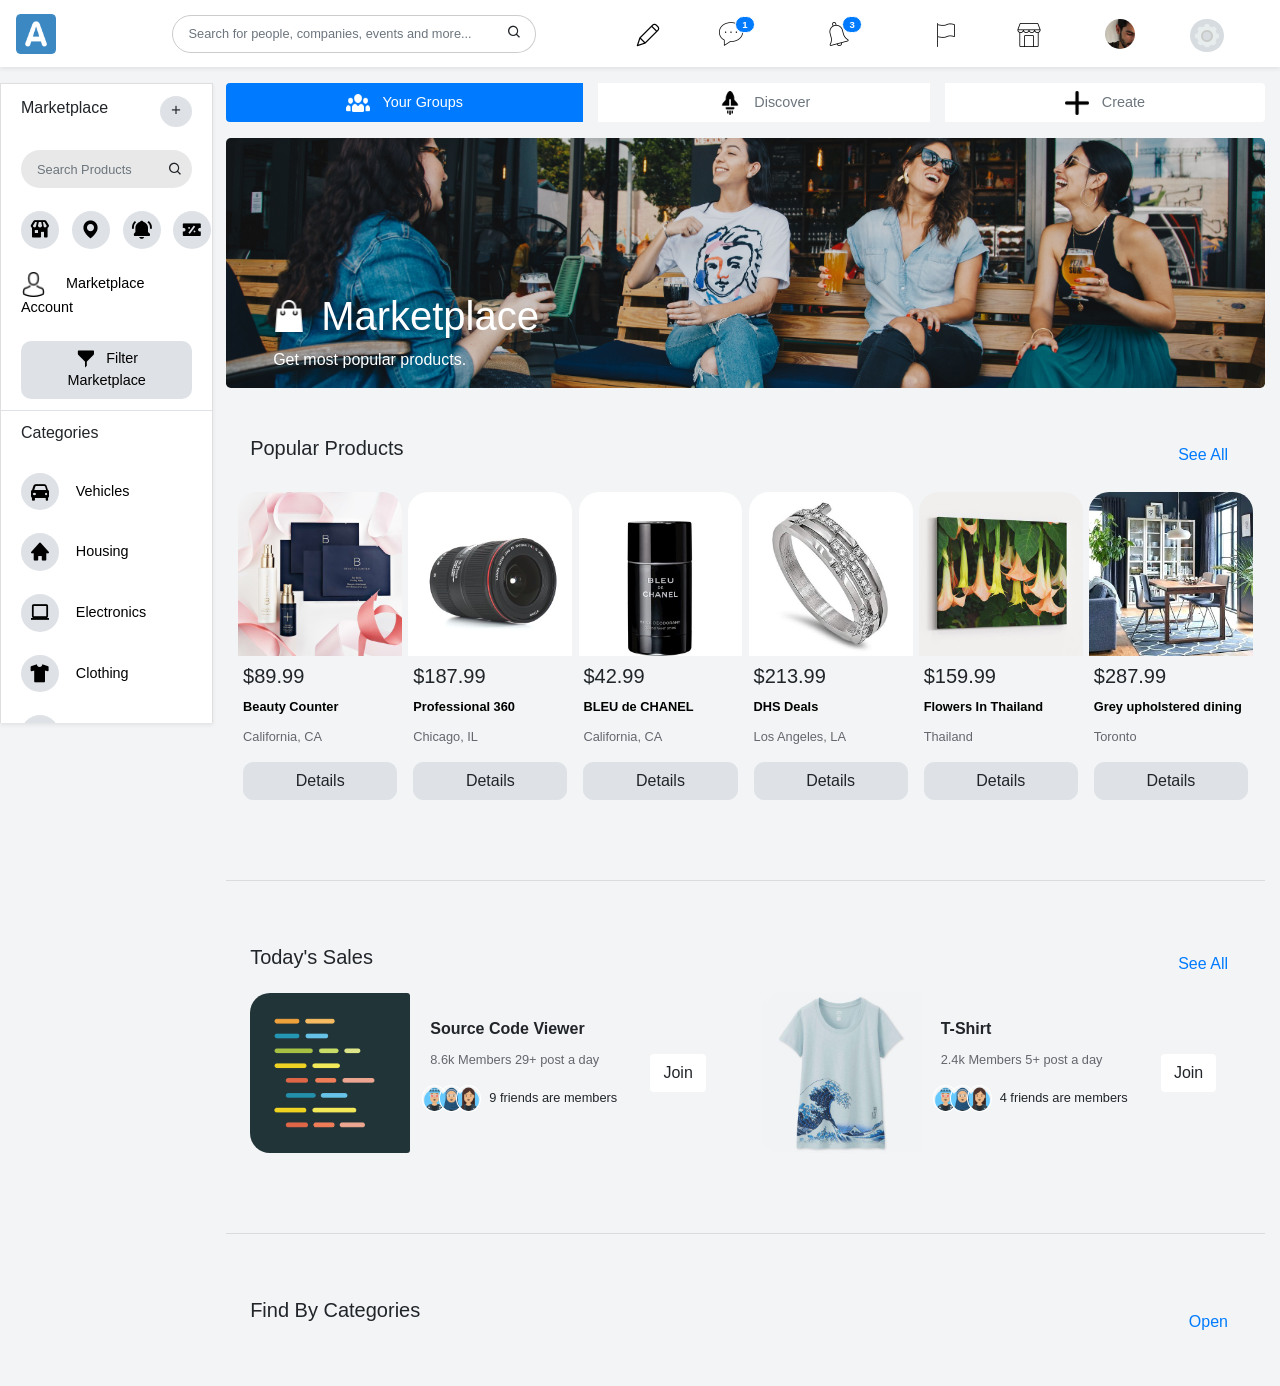
<file: argon-social-master/marketplace.html>
<!DOCTYPE html>
<html lang="en" class="no-js">

<head>
    <meta charset="utf-8">
    <meta http-equiv="X-UA-Compatible" content="IE=edge">
    <meta name="viewport" content="width=device-width, initial-scale=1, shrink-to-fit=no">
    <link rel="icon" type="image/png" href="assets/images/logo-16x16.png" />
    <!-- The above 3 meta tags *must* come first in the head; any other head content must come *after* these tags -->
    <title>Marketplace | Argon - Social Network</title>

    <!-- Fonts -->
    <link href="https://fonts.googleapis.com/css?family=Major+Mono+Display" rel="stylesheet">
    <link href='https://cdn.jsdelivr.net/npm/boxicons@2.0.1/css/boxicons.min.css' rel='stylesheet'>

    <!-- Styles -->
    <link href="assets/css/bootstrap/bootstrap.min.css" rel="stylesheet">
    <link href="assets/css/style.css" rel="stylesheet">
    <link href="assets/css/components.css" rel="stylesheet">
    <link href="assets/css/media.css" rel="stylesheet">
    <link href="assets/css/market.css" rel="stylesheet">
    <script src="assets/js/load.js" type="text/javascript"></script>
</head>

<body class="newsfeed">
    <div class="container-fluid" id="wrapper">
        <div class="row newsfeed-size">
            <div class="col-md-12 newsfeed-right-side">
                <nav id="navbar-main" class="navbar navbar-expand-lg shadow-sm sticky-top">
                    <div class="w-100 justify-content-md-center">
                        <ul class="nav navbar-nav enable-mobile px-2">
                            <li class="nav-item">
                                <button type="button" class="btn nav-link p-0"><img src="assets/images/icons/theme/post-image.png" class="f-nav-icon" alt="Quick make post"></button>
                            </li>
                            <li class="nav-item w-100 py-2">
                                <form class="d-inline form-inline w-100 px-4">
                                    <div class="input-group">
                                        <input type="text" class="form-control search-input" placeholder="Search for people, companies, events and more..." aria-label="Search" aria-describedby="search-addon">
                                        <div class="input-group-append">
                                            <button class="btn search-button" type="button"><i class='bx bx-search'></i></button>
                                        </div>
                                    </div>
                                </form>
                            </li>
                            <li class="nav-item">
                                <a href="messages.html" class="nav-link nav-icon nav-links message-drop drop-w-tooltip" data-placement="bottom" data-title="Messages">
                                    <img src="assets/images/icons/navbar/message.png" class="message-dropdown f-nav-icon" alt="navbar icon">
                                </a>
                            </li>
                        </ul>
                        <ul class="navbar-nav mr-5 flex-row" id="main_menu">
                            <a class="navbar-brand nav-item mr-lg-5" href="index.html"><img src="assets/images/logo-64x64.png" width="40" height="40" class="mr-3" alt="Logo"></a>
                            <!-- Collect the nav links, forms, and other content for toggling -->
                            <form class="w-30 mx-2 my-auto d-inline form-inline mr-5 dropdown search-form">
                                <div class="input-group" data-toggle="dropdown" aria-haspopup="true" aria-expanded="false" id="searchDropdown">
                                    <input type="text" class="form-control search-input w-75" placeholder="Search for people, companies, events and more..." aria-label="Search" aria-describedby="search-addon">
                                    <div class="input-group-append">
                                        <button class="btn search-button" type="button"><i class='bx bx-search'></i></button>
                                    </div>
                                </div>
                                <ul class="dropdown-menu notify-drop nav-drop shadow-sm" aria-labelledby="searchDropdown">
                                    <div class="notify-drop-title">
                                        <div class="row">
                                            <div class="col-md-6 col-sm-6 col-xs-6 fs-8">Search Results <span class="badge badge-pill badge-primary ml-2">29</span></div>
                                        </div>
                                    </div>
                                    <!-- end notify title -->
                                    <!-- notify content -->
                                    <div class="drop-content">
                                        <h6 class="dropdown-header">Peoples</h6>
                                        <li class="dropdown-item">
                                            <div class="col-md-2 col-sm-2 col-xs-2">
                                                <div class="notify-img">
                                                    <img src="assets/images/users/user-6.png" alt="Search result">
                                                </div>
                                            </div>
                                            <div class="col-md-10 col-sm-10 col-xs-10">
                                                <a href="#" class="notification-user">Susan P. Jarvis</a>
                                                <a href="#" class="btn btn-quick-link join-group-btn border text-right float-right">
                                                    Add Friend
                                                </a>
                                                <p class="time">6 Mutual friends</p>
                                            </div>
                                        </li>
                                        <li class="dropdown-item">
                                            <div class="col-md-2 col-sm-2 col-xs-2">
                                                <div class="notify-img">
                                                    <img src="assets/images/users/user-5.png" alt="Search result">
                                                </div>
                                            </div>
                                            <div class="col-md-10 col-sm-10 col-xs-10">
                                                <a href="#" class="notification-user">Ruth D. Greene</a>
                                                <a href="#" class="btn btn-quick-link join-group-btn border text-right float-right">
                                                    Add Friend
                                                </a>
                                            </div>
                                        </li>
                                        <h6 class="dropdown-header">Groups</h6>
                                        <li class="dropdown-item">
                                            <div class="col-md-2 col-sm-2 col-xs-2">
                                                <div class="notify-img">
                                                    <img src="assets/images/groups/group-2.jpg" alt="Search result">
                                                </div>
                                            </div>
                                            <div class="col-md-10 col-sm-10 col-xs-10">
                                                <a href="#" class="notification-user">Tourism</a>
                                                <a href="#" class="btn btn-quick-link join-group-btn border text-right float-right">
                                                    Join
                                                </a>
                                                <p class="time">2.5k Members 35+ post a week</p>
                                            </div>
                                        </li>
                                        <li class="dropdown-item">
                                            <div class="col-md-2 col-sm-2 col-xs-2">
                                                <div class="notify-img">
                                                    <img src="assets/images/groups/group-1.png" alt="Search result">
                                                </div>
                                            </div>
                                            <div class="col-md-10 col-sm-10 col-xs-10">
                                                <a href="#" class="notification-user">Argon Social Network <img src="assets/images/theme/verify.png" width="10px" class="verify" alt="Group verified"></a>
                                                <a href="#" class="btn btn-quick-link join-group-btn border text-right float-right">
                                                    Join
                                                </a>
                                                <p class="time">10k Members 20+ post a week</p>
                                            </div>
                                        </li>
                                    </div>
                                    <div class="notify-drop-footer text-center">
                                        <a href="#">See More</a>
                                    </div>
                                </ul>
                            </form>
                            <li class="nav-item s-nav dropdown d-mobile">
                                <a href="#" class="nav-link nav-icon nav-links drop-w-tooltip" data-toggle="dropdown" data-placement="bottom" data-title="Create" role="button" aria-haspopup="true" aria-expanded="false">
                                    <img src="assets/images/icons/navbar/create.png" alt="navbar icon">
                                </a>
                                <div class="dropdown-menu dropdown-menu-right nav-dropdown-menu">
                                    <a href="#" class="dropdown-item" aria-describedby="createGroup">
                                        <div class="row">
                                            <div class="col-md-2">
                                                <i class='bx bx-group post-option-icon'></i>
                                            </div>
                                            <div class="col-md-10">
                                                <span class="fs-9">Group</span>
                                                <small id="createGroup" class="form-text text-muted">Find people with shared interests</small>
                                            </div>
                                        </div>
                                    </a>
                                    <a href="#" class="dropdown-item" aria-describedby="createEvent">
                                        <div class="row">
                                            <div class="col-md-2">
                                                <i class='bx bx-calendar post-option-icon'></i>
                                            </div>
                                            <div class="col-md-10">
                                                <span class="fs-9">Event</span>
                                                <small id="createEvent" class="form-text text-muted">bring people together with a public or private event</small>
                                            </div>
                                        </div>
                                    </a>
                                </div>
                            </li>
                            <li class="nav-item s-nav dropdown message-drop-li">
                                <a href="#" class="nav-link nav-links message-drop drop-w-tooltip" data-toggle="dropdown" data-placement="bottom" data-title="Messages" role="button" aria-haspopup="true" aria-expanded="false">
                                    <img src="assets/images/icons/navbar/message.png" class="message-dropdown" alt="navbar icon"> <span class="badge badge-pill badge-primary">1</span>
                                </a>
                                <ul class="dropdown-menu notify-drop dropdown-menu-right nav-drop shadow-sm">
                                    <div class="notify-drop-title">
                                        <div class="row">
                                            <div class="col-md-6 col-sm-6 col-xs-6 fs-8">Messages | <a href="#">Requests</a></div>
                                            <div class="col-md-6 col-sm-6 col-xs-6 text-right">
                                                <a href="#" class="notify-right-icon">
                                                    Mark All as Read
                                                </a>
                                            </div>
                                        </div>
                                    </div>
                                    <!-- end notify title -->
                                    <!-- notify content -->
                                    <div class="drop-content">
                                        <li>
                                            <div class="col-md-2 col-sm-2 col-xs-2">
                                                <div class="notify-img">
                                                    <img src="assets/images/users/user-6.png" alt="notification user image">
                                                </div>
                                            </div>
                                            <div class="col-md-10 col-sm-10 col-xs-10">
                                                <a href="#" class="notification-user">Susan P. Jarvis</a>
                                                <a href="#" class="notify-right-icon">
                                                    <i class='bx bx-radio-circle-marked'></i>
                                                </a>
                                                <p class="time">
                                                    <i class='bx bx-check'></i> This party is going to have a DJ, food, and drinks.
                                                </p>
                                            </div>
                                        </li>
                                        <li>
                                            <div class="col-md-2 col-sm-2 col-xs-2">
                                                <div class="notify-img">
                                                    <img src="assets/images/users/user-5.png" alt="notification user image">
                                                </div>
                                            </div>
                                            <div class="col-md-10 col-sm-10 col-xs-10">
                                                <a href="#" class="notification-user">Ruth D. Greene</a>
                                                <a href="#" class="notify-right-icon">
                                                    <i class='bx bx-radio-circle-marked'></i>
                                                </a>
                                                <p class="time">
                                                    Great, I’ll see you tomorrow!.
                                                </p>
                                            </div>
                                        </li>
                                        <li>
                                            <div class="col-md-2 col-sm-2 col-xs-2">
                                                <div class="notify-img">
                                                    <img src="assets/images/users/user-7.png" alt="notification user image">
                                                </div>
                                            </div>
                                            <div class="col-md-10 col-sm-10 col-xs-10">
                                                <a href="#" class="notification-user">Kimberly R. Hatfield</a>
                                                <a href="#" class="notify-right-icon">
                                                    <i class='bx bx-radio-circle-marked'></i>
                                                </a>
                                                <p class="time">
                                                    yeah, I will be there.
                                                </p>
                                            </div>
                                        </li>
                                        <li>
                                            <div class="col-md-2 col-sm-2 col-xs-2">
                                                <div class="notify-img">
                                                    <img src="assets/images/users/user-8.png" alt="notification user image">
                                                </div>
                                            </div>
                                            <div class="col-md-10 col-sm-10 col-xs-10">
                                                <a href="#" class="notification-user">Joe S. Feeney</a>
                                                <a href="#" class="notify-right-icon">
                                                    <i class='bx bx-radio-circle-marked'></i>
                                                </a>
                                                <p class="time">
                                                    I would really like to bring my friend Jake, if...
                                                </p>
                                            </div>
                                        </li>
                                        <li>
                                            <div class="col-md-2 col-sm-2 col-xs-2">
                                                <div class="notify-img">
                                                    <img src="assets/images/users/user-9.png" alt="notification user image">
                                                </div>
                                            </div>
                                            <div class="col-md-10 col-sm-10 col-xs-10">
                                                <a href="#" class="notification-user">William S. Willmon</a>
                                                <a href="#" class="notify-right-icon">
                                                    <i class='bx bx-radio-circle-marked'></i>
                                                </a>
                                                <p class="time">
                                                    Sure, what can I help you with?
                                                </p>
                                            </div>
                                        </li>
                                        <li>
                                            <div class="col-md-2 col-sm-2 col-xs-2">
                                                <div class="notify-img">
                                                    <img src="assets/images/users/user-10.png" alt="notification user image">
                                                </div>
                                            </div>
                                            <div class="col-md-10 col-sm-10 col-xs-10">
                                                <a href="#" class="notification-user">Sean S. Smith</a>
                                                <a href="#" class="notify-right-icon">
                                                    <i class='bx bx-radio-circle-marked'></i>
                                                </a>
                                                <p class="time">
                                                    Which of those two is best?
                                                </p>
                                            </div>
                                        </li>
                                    </div>
                                    <div class="notify-drop-footer text-center">
                                        <a href="#">See More</a>
                                    </div>
                                </ul>
                            </li>
                            <li class="nav-item s-nav dropdown notification">
                                <a href="#" class="nav-link nav-links rm-drop-mobile drop-w-tooltip" data-toggle="dropdown" data-placement="bottom" data-title="Notifications" role="button" aria-haspopup="true" aria-expanded="false">
                                    <img src="assets/images/icons/navbar/notification.png" class="notification-bell" alt="navbar icon"> <span class="badge badge-pill badge-primary">3</span>
                                </a>
                                <ul class="dropdown-menu notify-drop dropdown-menu-right nav-drop shadow-sm">
                                    <div class="notify-drop-title">
                                        <div class="row">
                                            <div class="col-md-6 col-sm-6 col-xs-6 fs-8">Notifications <span class="badge badge-pill badge-primary ml-2">3</span></div>
                                            <div class="col-md-6 col-sm-6 col-xs-6 text-right">
                                                <a href="#" class="notify-right-icon">
                                                    Mark All as Read
                                                </a>
                                            </div>
                                        </div>
                                    </div>
                                    <!-- end notify title -->
                                    <!-- notify content -->
                                    <div class="drop-content">
                                        <li>
                                            <div class="col-md-2 col-sm-2 col-xs-2">
                                                <div class="notify-img">
                                                    <img src="assets/images/users/user-10.png" alt="notification user image">
                                                </div>
                                            </div>
                                            <div class="col-md-10 col-sm-10 col-xs-10">
                                                <a href="#" class="notification-user">Sean</a> <span class="notification-type">replied to your comment on a post in </span><a href="#" class="notification-for">PHP</a>
                                                <a href="#" class="notify-right-icon">
                                                    <i class='bx bx-radio-circle-marked'></i>
                                                </a>
                                                <p class="time">
                                                    <span class="badge badge-pill badge-primary"><i class='bx bxs-group'></i></span> 3h
                                                </p>
                                            </div>
                                        </li>
                                        <li>
                                            <div class="col-md-2 col-sm-2 col-xs-2">
                                                <div class="notify-img">
                                                    <img src="assets/images/users/user-7.png" alt="notification user image">
                                                </div>
                                            </div>
                                            <div class="col-md-10 col-sm-10 col-xs-10">
                                                <a href="#" class="notification-user">Kimberly</a> <span class="notification-type">likes your comment "I would really... </span>
                                                <a href="#" class="notify-right-icon">
                                                    <i class='bx bx-radio-circle-marked'></i>
                                                </a>
                                                <p class="time">
                                                    <span class="badge badge-pill badge-primary"><i class='bx bxs-like'></i></span> 7h
                                                </p>
                                            </div>
                                        </li>
                                        <li>
                                            <div class="col-md-2 col-sm-2 col-xs-2">
                                                <div class="notify-img">
                                                    <img src="assets/images/users/user-8.png" alt="notification user image">
                                                </div>
                                            </div>
                                            <div class="col-md-10 col-sm-10 col-xs-10">
                                                <span class="notification-type">10 people saw your story before it disappeared. See who saw it.</span>
                                                <a href="#" class="notify-right-icon">
                                                    <i class='bx bx-radio-circle-marked'></i>
                                                </a>
                                                <p class="time">
                                                    <span class="badge badge-pill badge-primary"><i class='bx bx-images'></i></span> 23h
                                                </p>
                                            </div>
                                        </li>
                                        <li>
                                            <div class="col-md-2 col-sm-2 col-xs-2">
                                                <div class="notify-img">
                                                    <img src="assets/images/users/user-11.png" alt="notification user image">
                                                </div>
                                            </div>
                                            <div class="col-md-10 col-sm-10 col-xs-10">
                                                <a href="#" class="notification-user">Michelle</a> <span class="notification-type">posted in </span><a href="#" class="notification-for">Argon Social Design System</a>
                                                <a href="#" class="notify-right-icon">
                                                    <i class='bx bx-radio-circle-marked'></i>
                                                </a>
                                                <p class="time">
                                                    <span class="badge badge-pill badge-primary"><i class='bx bxs-quote-right'></i></span> 1d
                                                </p>
                                            </div>
                                        </li>
                                        <li>
                                            <div class="col-md-2 col-sm-2 col-xs-2">
                                                <div class="notify-img">
                                                    <img src="assets/images/users/user-5.png" alt="notification user image">
                                                </div>
                                            </div>
                                            <div class="col-md-10 col-sm-10 col-xs-10">
                                                <a href="#" class="notification-user">Karen</a> <span class="notification-type">likes your comment "Sure, here... </span>
                                                <a href="#" class="notify-right-icon">
                                                    <i class='bx bx-radio-circle-marked'></i>
                                                </a>
                                                <p class="time">
                                                    <span class="badge badge-pill badge-primary"><i class='bx bxs-like'></i></span> 2d
                                                </p>
                                            </div>
                                        </li>
                                        <li>
                                            <div class="col-md-2 col-sm-2 col-xs-2">
                                                <div class="notify-img">
                                                    <img src="assets/images/users/user-12.png" alt="notification user image">
                                                </div>
                                            </div>
                                            <div class="col-md-10 col-sm-10 col-xs-10">
                                                <a href="#" class="notification-user">Irwin</a> <span class="notification-type">posted in </span><a href="#" class="notification-for">Themeforest</a>
                                                <a href="#" class="notify-right-icon">
                                                    <i class='bx bx-radio-circle-marked'></i>
                                                </a>
                                                <p class="time">
                                                    <span class="badge badge-pill badge-primary"><i class='bx bxs-quote-right'></i></span> 3d
                                                </p>
                                            </div>
                                        </li>
                                    </div>
                                    <div class="notify-drop-footer text-center">
                                        <a href="#">See More</a>
                                    </div>
                                </ul>
                            </li>
                            <li class="nav-item s-nav dropdown d-mobile">
                                <a href="#" class="nav-link nav-links nav-icon drop-w-tooltip" data-toggle="dropdown" data-placement="bottom" data-title="Pages" role="button" aria-haspopup="true" aria-expanded="false">
                                    <img src="assets/images/icons/navbar/flag.png" alt="navbar icon">
                                </a>
                                <div class="dropdown-menu dropdown-menu-right nav-drop">
                                    <a class="dropdown-item" href="newsfeed-2.html">Newsfeed 2</a>
                                    <a class="dropdown-item" href="sign-in.html">Sign in</a>
                                    <a class="dropdown-item" href="sign-up.html">Sign up</a>
                                </div>
                            </li>
                            <li class="nav-item s-nav d-mobile">
                                <a href="marketplace.html" class="nav-link nav-links nav-icon drop-w-tooltip" data-placement="bottom" data-title="Marketplace">
                                    <img src="assets/images/icons/navbar/market.png" alt="navbar icon">
                                </a>
                            </li>
                            <li class="nav-item s-nav">
                                <a href="profile.html" class="nav-link nav-links">
                                    <div class="menu-user-image">
                                        <img src="assets/images/users/user-4.jpg" class="menu-user-img ml-1" alt="Menu Image">
                                    </div>
                                </a>
                            </li>
                            <li class="nav-item s-nav nav-icon dropdown">
                                <a href="settings.html" data-toggle="dropdown" data-placement="bottom" data-title="Settings" class="nav-link settings-link rm-drop-mobile drop-w-tooltip" id="settings-dropdown"><img src="assets/images/icons/navbar/settings.png" class="nav-settings" alt="navbar icon"></a>
                                <div class="dropdown-menu dropdown-menu-right settings-dropdown shadow-sm" aria-labelledby="settings-dropdown">
                                    <a class="dropdown-item" href="#">
                                        <img src="assets/images/icons/navbar/help.png" alt="Navbar icon"> Help Center</a>
                                    <a class="dropdown-item d-flex align-items-center dark-mode" href="#">
                                        <img src="assets/images/icons/navbar/moon.png" alt="Navbar icon"> Dark Mode
                                        <button type="button" class="btn btn-lg btn-toggle ml-auto" data-toggle="button" aria-pressed="false" autocomplete="off">
                                            <div class="handle"></div>
                                        </button>
                                    </a>
                                    <a class="dropdown-item" href="settings.html">
                                        <img src="assets/images/icons/navbar/gear-1.png" alt="Navbar icon"> Settings</a>
                                    <a class="dropdown-item logout-btn" href="#">
                                        <img src="assets/images/icons/navbar/logout.png" alt="Navbar icon"> Log Out</a>
                                </div>
                            </li>
                            <button type="button" class="btn nav-link" id="menu-toggle"><img src="assets/images/icons/theme/navs.png" alt="Navbar navs"></button>
                        </ul>

                    </div>

                </nav>
                <div class="row newsfeed-right-side-content mt-3">
                    <div class="col-md-2 newsfeed-left-side sticky-top shadow-sm" id="sidebar-wrapper">
                        <div class="card newsfeed-user-card h-100">
                            <ul class="list-group list-group-flush newsfeed-left-sidebar" id="marketplace-parameters">
                                <li class="list-group-item d-flex align-items-center justify-content-between">
                                    <h6>Marketplace</h6>
                                    <button type="button" class="btn btn-sm btn-quick-link join-group-btn btn-rounded">
                                        <i class="bx bx-plus"></i>
                                    </button>
                                </li>
                                <li class="list-group-item d-flex justify-content-between align-items-center">
                                    <div class="input-group messenger-input w-100 align-items-center pr-2">
                                        <input type="text" class="form-control search-input" placeholder="Search Products" aria-label="Type a message..." aria-describedby="button-addon2">
                                        <div class="input-group-append">
                                            <i class="bx bx-search"></i>
                                        </div>
                                    </div>
                                </li>
                                <li class="list-group-item d-flex justify-content-between align-items-center sidebar-item-icon">
                                    <a href="messages.html" class="sidebar-item" data-toggle="tooltip" data-placement="top" data-title="Browse All"><i class='bx bxs-store'></i></a>
                                    <a href="messages.html" class="sidebar-item" data-toggle="tooltip" data-placement="top" data-title="Location"><i class="bx bxs-map"></i></a>
                                    <a href="messages.html" class="sidebar-item" data-toggle="tooltip" data-placement="top" data-title="Notification"><i class='bx bxs-bell-ring'></i></a>
                                    <a href="messages.html" class="sidebar-item" data-toggle="tooltip" data-placement="top" data-title="Discount"><i class='bx bxs-discount'></i></a>
                                </li>
                                <li class="list-group-item d-flex justify-content-between align-items-center">
                                    <a href="groups.html" class="sidebar-item"><img src="assets/images/icons/navbar/account.png" alt="group"> Marketplace Account</a>
                                </li>
                                <li class="list-group-item d-flex justify-content-between align-items-center">
                                    <a href="messages.html" class="sidebar-item btn join-group-btn w-100"><i class='bx bxs-filter-alt'></i> Filter Marketplace</a>
                                </li>
                                <li class="list-group-item border-top">
                                    <h6>Categories</h6>
                                </li>
                                <li class="list-group-item d-flex justify-content-between align-items-center sidebar-item-icon">
                                    <a href="groups.html" class="sidebar-item"><i class='bx bxs-car'></i> Vehicles</a>
                                </li>
                                <li class="list-group-item d-flex justify-content-between align-items-center sidebar-item-icon">
                                    <a href="groups.html" class="sidebar-item"><i class='bx bxs-home'></i> Housing</a>
                                </li>
                                <li class="list-group-item d-flex justify-content-between align-items-center sidebar-item-icon">
                                    <a href="groups.html" class="sidebar-item"><i class='bx bx-laptop'></i> Electronics</a>
                                </li>
                                <li class="list-group-item d-flex justify-content-between align-items-center sidebar-item-icon">
                                    <a href="groups.html" class="sidebar-item"><i class='bx bxs-t-shirt'></i> Clothing</a>
                                </li>
                                <li class="list-group-item d-flex justify-content-between align-items-center sidebar-item-icon">
                                    <a href="groups.html" class="sidebar-item"><i class='bx bx-dots-horizontal-rounded'></i> More</a>
                                </li>
                            </ul>
                        </div>
                    </div>
                    <div class="col-md-10 second-section" id="page-content-wrapper">
                        <div class="mb-3">
                            <div class="btn-group d-flex top-links-fg">
                                <a href="index.html" class="btn btn-quick-links mr-3 ql-active">
                                    <img src="assets/images/icons/theme/group-white.png" class="mr-2" alt="quick links icon">
                                    <span class="fs-8">Your Groups</span>
                                </a>
                                <a href="messages.html" class="btn btn-quick-links mr-3">
                                    <img src="assets/images/icons/theme/rocket.png" class="mr-2" alt="quick links icon">
                                    <span class="fs-8">Discover</span>
                                </a>
                                <a href="watch.html" class="btn btn-quick-links">
                                    <img src="assets/images/icons/theme/create.png" class="mr-2" alt="quick links icon">
                                    <span class="fs-8">Create</span>
                                </a>
                            </div>
                        </div>

                        <div class="jumbotron groups-banner">
                            <div class="container group-banner-content">
                                <h1 class="jumbotron-heading mt-auto banner-about"><img src="assets/images/icons/theme/shopping-bag-white.png" class="mr-3" alt="Welcome to groups"> Marketplace</h1>
                                <p>Get most popular products.</p>
                            </div>
                        </div>

                        <!-- Groups -->
                        <div class="groups products py-3 px-4">
                            <div class="card-head d-flex justify-content-between">
                                <h5 class="mb-4">Popular Products</h5>
                                <a href="#" class="btn btn-link">See All</a>
                            </div>
                            <div class="row">
                                <div class="col-md-2 col-sm-6">
                                    <div class="card group-card">
                                        <img src="assets/images/product/product-1.jpg" class="card-img-top group-card-image" alt="Group image">
                                        <div class="card-body">
                                            <h5 class="product-card-price">$89.99</h5>
                                            <h5 class="card-title"><a href="#">Beauty Counter</a></h5>
                                            <p class="card-text">California, CA</p>
                                            <a href="#" class="btn btn-quick-link join-group-btn border w-100">Details</a>
                                        </div>
                                    </div>
                                </div>
                                <div class="col-md-2 col-sm-6">
                                    <div class="card group-card">
                                        <img src="assets/images/product/product-2.jpg" class="card-img-top group-card-image" alt="Group image">
                                        <div class="card-body">
                                            <h5 class="product-card-price">$187.99</h5>
                                            <h5 class="card-title"><a href="#">Professional 360</a></h5>
                                            <p class="card-text">Chicago, IL</p>
                                            <a href="#" class="btn btn-quick-link join-group-btn border w-100">Details</a>
                                        </div>
                                    </div>
                                </div>
                                <div class="col-md-2 col-sm-6">
                                    <div class="card group-card">
                                        <img src="assets/images/product/product-3.jpg" class="card-img-top group-card-image" alt="Group image">
                                        <div class="card-body">
                                            <h5 class="product-card-price">$42.99</h5>
                                            <h5 class="card-title"><a href="#">BLEU de CHANEL</a></h5>
                                            <p class="card-text">California, CA</p>
                                            <a href="#" class="btn btn-quick-link join-group-btn border w-100">Details</a>
                                        </div>
                                    </div>
                                </div>
                                <div class="col-md-2 col-sm-6">
                                    <div class="card group-card">
                                        <img src="assets/images/product/product-4.jpg" class="card-img-top group-card-image" alt="Group image">
                                        <div class="card-body">
                                            <h5 class="product-card-price">$213.99</h5>
                                            <h5 class="card-title"><a href="#">DHS Deals</a></h5>
                                            <p class="card-text">Los Angeles, LA</p>
                                            <a href="#" class="btn btn-quick-link join-group-btn border w-100">Details</a>
                                        </div>
                                    </div>
                                </div>
                                <div class="col-md-2 col-sm-6">
                                    <div class="card group-card">
                                        <img src="assets/images/product/product-5.jpg" class="card-img-top group-card-image" alt="Group image">
                                        <div class="card-body">
                                            <h5 class="product-card-price">$159.99</h5>
                                            <h5 class="card-title"><a href="#">Flowers In Thailand</a></h5>
                                            <p class="card-text">Thailand</p>
                                            <a href="#" class="btn btn-quick-link join-group-btn border w-100">Details</a>
                                        </div>
                                    </div>
                                </div>
                                <div class="col-md-2 col-sm-6">
                                    <div class="card group-card">
                                        <img src="assets/images/product/product-6.jpg" class="card-img-top group-card-image" alt="Group image">
                                        <div class="card-body">
                                            <h5 class="product-card-price">$287.99</h5>
                                            <h5 class="card-title"><a href="#">Grey upholstered dining</a></h5>
                                            <p class="card-text">Toronto</p>
                                            <a href="#" class="btn btn-quick-link join-group-btn border w-100">Details</a>
                                        </div>
                                    </div>
                                </div>
                            </div>
                        </div>
                        <hr class="my-5">
                        <div class="groups py-3 px-4 mt-3">
                            <div class="card-head d-flex justify-content-between">
                                <h5 class="mb-4">Today's Sales</h5>
                                <a href="#" class="btn btn-link">See All</a>
                            </div>
                            <div class="row">
                                <div class="col-md-6 col-sm-6">
                                    <div class="card group-card bg-transparent group-card-inline mb-3">
                                        <div class="row no-gutters  d-flex align-items-center">
                                            <div class="col-md-4">
                                                <img src="assets/images/groups/group-5.jpg" class="card-img group-card-inline-img" alt="Group image">
                                            </div>
                                            <div class="col-md-6">
                                                <div class="card-body">
                                                    <h5 class="card-title">Source Code Viewer</h5>
                                                    <p class="card-text">8.6k Members 29+ post a day</p>
                                                    <div class="like-user-img">
                                                        <ul class="list-unstyled liked-users">
                                                            <li>
                                                                <a href="#"><img src="assets/images/users/user-7.png" alt="Like user image"></a>
                                                            </li>
                                                            <li>
                                                                <a href="#"><img src="assets/images/users/user-6.png" alt="Like user image"></a>
                                                            </li>
                                                            <li>
                                                                <a href="#"><img src="assets/images/users/user-5.png" alt="Like user image"></a>
                                                            </li>
                                                            <li>
                                                                <span class="liked-info fs-8">9 friends are members</span>
                                                            </li>
                                                        </ul>
                                                    </div>
                                                </div>
                                            </div>
                                            <div class="col-md-2">
                                                <a href="#" class="btn btn-quick-link bg-white">Join</a>
                                            </div>
                                        </div>
                                    </div>
                                </div>
                                <div class="col-md-6 col-sm-6">
                                    <div class="card group-card bg-transparent group-card-inline mb-3">
                                        <div class="row no-gutters  d-flex align-items-center">
                                            <div class="col-md-4">
                                                <img src="assets/images/groups/group-6.jpg" class="card-img group-card-inline-img" alt="Group image">
                                            </div>
                                            <div class="col-md-6">
                                                <div class="card-body">
                                                    <h5 class="card-title">T-Shirt</h5>
                                                    <p class="card-text">2.4k Members 5+ post a day</p>
                                                    <div class="like-user-img">
                                                        <ul class="list-unstyled liked-users">
                                                            <li>
                                                                <a href="#"><img src="assets/images/users/user-7.png" alt="Like user image"></a>
                                                            </li>
                                                            <li>
                                                                <a href="#"><img src="assets/images/users/user-6.png" alt="Like user image"></a>
                                                            </li>
                                                            <li>
                                                                <a href="#"><img src="assets/images/users/user-5.png" alt="Like user image"></a>
                                                            </li>
                                                            <li>
                                                                <span class="liked-info fs-8">4 friends are members</span>
                                                            </li>
                                                        </ul>
                                                    </div>
                                                </div>
                                            </div>
                                            <div class="col-md-2">
                                                <a href="#" class="btn btn-quick-link bg-white">Join</a>
                                            </div>
                                        </div>
                                    </div>
                                </div>
                            </div>
                        </div>
                        <hr class="my-5">
                        <div class="groups py-3 px-4 mt-3 mb-4">
                            <div class="card-head d-flex justify-content-between">
                                <h5 class="mb-4">Find By Categories</h5>
                                <button class="btn btn-link" type="button" data-toggle="collapse" data-target=".multi-collapse" aria-expanded="false" aria-controls="group-category-1 group-category-2">Open</button>
                            </div>
                            <div class="row">
                                <div class="col-md-2 col-sm-4">
                                    <div class="collapse multi-collapse group-collapse" id="group-category-1">
                                        <div class="card group-card shadow-sm text-white">
                                            <a href="#" class="group-category">
                                                <img src="assets/images/groups/category-1.png" class="card-img group-category-img" alt="Category type">
                                                <div class="card-img-overlay group-cat-overlay d-flex align-items-end">
                                                    <h5 class="card-title">Arts &#38; Culture</h5>
                                                </div>
                                            </a>
                                        </div>
                                    </div>
                                </div>
                                <div class="col-md-2 col-sm-4">
                                    <div class="collapse multi-collapse group-collapse" id="group-category-1">
                                        <div class="card group-card shadow-sm text-white">
                                            <a href="#" class="group-category">
                                                <img src="assets/images/groups/category-2.jpg" class="card-img group-category-img" alt="Category type">
                                                <div class="card-img-overlay group-cat-overlay d-flex align-items-end">
                                                    <h5 class="card-title">School &#38; Education</h5>
                                                </div>
                                            </a>
                                        </div>
                                    </div>
                                </div>
                                <div class="col-md-2 col-sm-4">
                                    <div class="collapse multi-collapse group-collapse" id="group-category-1">
                                        <div class="card group-card shadow-sm text-white">
                                            <a href="#" class="group-category">
                                                <img src="assets/images/groups/category-3.jpg" class="card-img group-category-img" alt="Category type">
                                                <div class="card-img-overlay group-cat-overlay d-flex align-items-end">
                                                    <h5 class="card-title">Music &#38; TV</h5>
                                                </div>
                                            </a>
                                        </div>
                                    </div>
                                </div>
                                <div class="col-md-2 col-sm-4">
                                    <div class="collapse multi-collapse group-collapse" id="group-category-1">
                                        <div class="card group-card shadow-sm text-white">
                                            <a href="#" class="group-category">
                                                <img src="assets/images/groups/category-4.jpg" class="card-img group-category-img" alt="Category type">
                                                <div class="card-img-overlay group-cat-overlay d-flex align-items-end">
                                                    <h5 class="card-title">Sport &#38; Health</h5>
                                                </div>
                                            </a>
                                        </div>
                                    </div>
                                </div>
                                <div class="col-md-2 col-sm-4">
                                    <div class="collapse multi-collapse group-collapse" id="group-category-1">
                                        <div class="card group-card shadow-sm text-white">
                                            <a href="#" class="group-category">
                                                <img src="assets/images/groups/category-5.jpg" class="card-img group-category-img" alt="Category type">
                                                <div class="card-img-overlay group-cat-overlay d-flex align-items-end">
                                                    <h5 class="card-title">Dating</h5>
                                                </div>
                                            </a>
                                        </div>
                                    </div>
                                </div>
                                <div class="col-md-2 col-sm-4">
                                    <div class="collapse multi-collapse group-collapse" id="group-category-1">
                                        <div class="card group-card shadow-sm text-white">
                                            <a href="#" class="group-category">
                                                <img src="assets/images/groups/category-6.jpg" class="card-img group-category-img" alt="Category type">
                                                <div class="card-img-overlay group-cat-overlay d-flex align-items-end">
                                                    <h5 class="card-title">Business</h5>
                                                </div>
                                            </a>
                                        </div>
                                    </div>
                                </div>
                            </div>
                        </div>
                    </div>
                </div>
            </div>
        </div>
    </div>

    <!-- Core -->
    <script src="assets/js/jquery/jquery-3.3.1.min.js"></script>
    <script src="assets/js/popper/popper.min.js"></script>
    <script src="assets/js/bootstrap/bootstrap.min.js"></script>
    <!-- Optional -->
    <script type="text/javascript">
        $("#menu-toggle").click(function(e) {
            e.preventDefault();
            $("#wrapper").toggleClass("toggled");
        });
    </script>
    <script src="assets/js/app.js"></script>
    <script src="assets/js/components/components.js"></script>
</body></html>
</file>
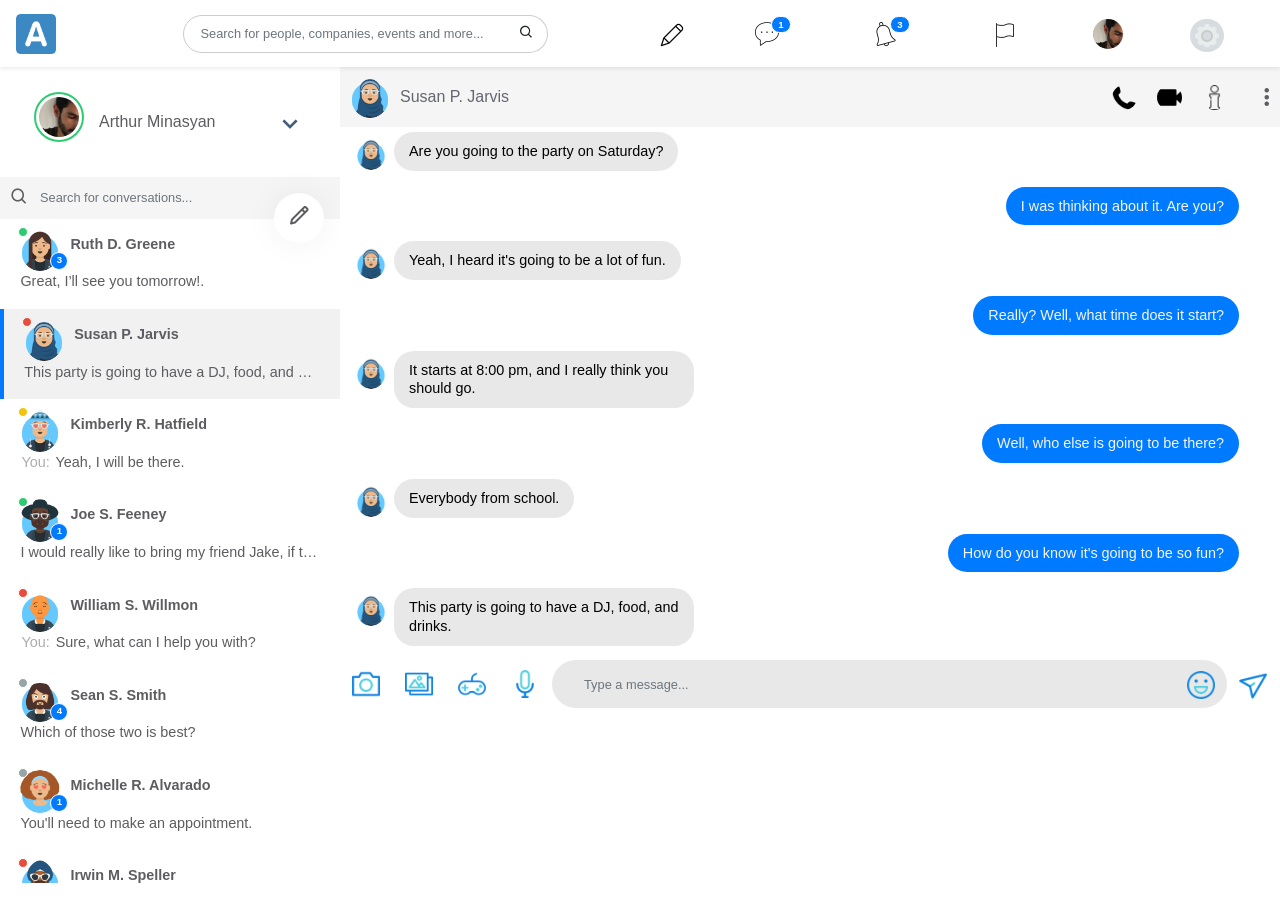
<file: argon-social-master/messages.html>
<!DOCTYPE html>
<html lang="en" class="no-js">

<head>
    <meta charset="utf-8">
    <meta http-equiv="X-UA-Compatible" content="IE=edge">
    <meta name="viewport" content="width=device-width, initial-scale=1, shrink-to-fit=no">
    <link rel="icon" type="image/png" href="assets/images/logo-16x16.png" />
    <!-- The above 3 meta tags *must* come first in the head; any other head content must come *after* these tags -->
    <title>Argon - Social Network</title>

    <!-- Fonts -->
    <link href="https://fonts.googleapis.com/css?family=Major+Mono+Display" rel="stylesheet">
    <link href='https://cdn.jsdelivr.net/npm/boxicons@1.9.2/css/boxicons.min.css' rel='stylesheet'>

    <!-- Styles -->
    <link href="assets/css/bootstrap/bootstrap.min.css" rel="stylesheet">
    <link href="assets/css/style.css" rel="stylesheet">
    <link href="assets/css/components.css" rel="stylesheet">
    <link href="assets/css/messenger.css" rel="stylesheet">
    <link href="assets/css/media.css" rel="stylesheet">
    <script src="assets/js/load.js" type="text/javascript"></script>
</head>

<body class="messenger">
    <div class="container-fluid newsfeed d-flex" id="wrapper">
        <div class="row newsfeed-size">
            <div class="col-md-12 message-right-side">
                <nav id="navbar-main" class="navbar navbar-expand-lg shadow-sm sticky-top">
                    <div class="w-100 justify-content-md-center">
                        <ul class="nav navbar-nav enable-mobile px-2">
                            <li class="nav-item">
                                <button type="button" class="btn nav-link p-0"><img src="assets/images/icons/theme/post-image.png" class="f-nav-icon" alt="Quick make post"></button>
                            </li>
                            <li class="nav-item w-100 py-2">
                                <form class="d-inline form-inline w-100 px-4">
                                    <div class="input-group">
                                        <input type="text" class="form-control search-input" placeholder="Search for people, companies, events and more..." aria-label="Search" aria-describedby="search-addon">
                                        <div class="input-group-append">
                                            <button class="btn search-button" type="button"><i class='bx bx-search'></i></button>
                                        </div>
                                    </div>
                                </form>
                            </li>
                            <li class="nav-item">
                                <a href="messages.html" class="nav-link nav-icon nav-links message-drop drop-w-tooltip" data-placement="bottom" data-title="Messages">
                                    <img src="assets/images/icons/navbar/message.png" class="message-dropdown f-nav-icon" alt="navbar icon">
                                </a>
                            </li>
                        </ul>
                        <ul class="navbar-nav mr-5 flex-row" id="main_menu">
                            <a class="navbar-brand nav-item mr-lg-5" href="index.html"><img src="assets/images/logo-64x64.png" width="40" height="40" class="mr-3" alt="Logo"></a>
                            <!-- Collect the nav links, forms, and other content for toggling -->
                            <form class="w-30 mx-2 my-auto d-inline form-inline mr-5">
                                <div class="input-group">
                                    <input type="text" class="form-control search-input w-75" placeholder="Search for people, companies, events and more..." aria-label="Search" aria-describedby="search-addon">
                                    <div class="input-group-append">
                                        <button class="btn search-button" type="button"><i class='bx bx-search'></i></button>
                                    </div>
                                </div>
                            </form>
                            <li class="nav-item s-nav dropdown d-mobile">
                                <a href="#" class="nav-link nav-icon nav-links drop-w-tooltip" data-toggle="dropdown" data-placement="bottom" data-title="Create" role="button" aria-haspopup="true" aria-expanded="false">
                                    <img src="assets/images/icons/navbar/create.png" alt="navbar icon">
                                </a>
                                <div class="dropdown-menu dropdown-menu-right nav-dropdown-menu">
                                    <a href="#" class="dropdown-item" aria-describedby="createGroup">
                                        <div class="row">
                                            <div class="col-md-2">
                                                <i class='bx bx-group post-option-icon'></i>
                                            </div>
                                            <div class="col-md-10">
                                                <span class="fs-9">Group</span>
                                                <small id="createGroup" class="form-text text-muted">Find people with shared interests</small>
                                            </div>
                                        </div>
                                    </a>
                                    <a href="#" class="dropdown-item" aria-describedby="createEvent">
                                        <div class="row">
                                            <div class="col-md-2">
                                                <i class='bx bx-calendar post-option-icon'></i>
                                            </div>
                                            <div class="col-md-10">
                                                <span class="fs-9">Event</span>
                                                <small id="createEvent" class="form-text text-muted">bring people together with a public or private event</small>
                                            </div>
                                        </div>
                                    </a>
                                </div>
                            </li>
                            <li class="nav-item s-nav dropdown message-drop-li">
                                <a href="#" class="nav-link nav-links message-drop drop-w-tooltip" data-toggle="dropdown" data-placement="bottom" data-title="Messages" role="button" aria-haspopup="true" aria-expanded="false">
                                    <img src="assets/images/icons/navbar/message.png" class="message-dropdown" alt="navbar icon"> <span class="badge badge-pill badge-primary">1</span>
                                </a>
                                <ul class="dropdown-menu notify-drop dropdown-menu-right nav-drop shadow-sm">
                                    <div class="notify-drop-title">
                                        <div class="row">
                                            <div class="col-md-6 col-sm-6 col-xs-6 fs-8">Messages | <a href="#">Requests</a></div>
                                            <div class="col-md-6 col-sm-6 col-xs-6 text-right">
                                                <a href="#" class="notify-right-icon">
                                                    Mark All as Read
                                                </a>
                                            </div>
                                        </div>
                                    </div>
                                    <!-- end notify title -->
                                    <!-- notify content -->
                                    <div class="drop-content">
                                        <li>
                                            <div class="col-md-2 col-sm-2 col-xs-2">
                                                <div class="notify-img">
                                                    <img src="assets/images/users/user-6.png" alt="notification user image">
                                                </div>
                                            </div>
                                            <div class="col-md-10 col-sm-10 col-xs-10">
                                                <a href="#" class="notification-user">Susan P. Jarvis</a>
                                                <a href="#" class="notify-right-icon">
                                                    <i class='bx bx-radio-circle-marked'></i>
                                                </a>
                                                <p class="time">
                                                    <i class='bx bx-check'></i> This party is going to have a DJ, food, and drinks.
                                                </p>
                                            </div>
                                        </li>
                                        <li>
                                            <div class="col-md-2 col-sm-2 col-xs-2">
                                                <div class="notify-img">
                                                    <img src="assets/images/users/user-5.png" alt="notification user image">
                                                </div>
                                            </div>
                                            <div class="col-md-10 col-sm-10 col-xs-10">
                                                <a href="#" class="notification-user">Ruth D. Greene</a>
                                                <a href="#" class="notify-right-icon">
                                                    <i class='bx bx-radio-circle-marked'></i>
                                                </a>
                                                <p class="time">
                                                    Great, I’ll see you tomorrow!.
                                                </p>
                                            </div>
                                        </li>
                                        <li>
                                            <div class="col-md-2 col-sm-2 col-xs-2">
                                                <div class="notify-img">
                                                    <img src="assets/images/users/user-7.png" alt="notification user image">
                                                </div>
                                            </div>
                                            <div class="col-md-10 col-sm-10 col-xs-10">
                                                <a href="#" class="notification-user">Kimberly R. Hatfield</a>
                                                <a href="#" class="notify-right-icon">
                                                    <i class='bx bx-radio-circle-marked'></i>
                                                </a>
                                                <p class="time">
                                                    yeah, I will be there.
                                                </p>
                                            </div>
                                        </li>
                                        <li>
                                            <div class="col-md-2 col-sm-2 col-xs-2">
                                                <div class="notify-img">
                                                    <img src="assets/images/users/user-8.png" alt="notification user image">
                                                </div>
                                            </div>
                                            <div class="col-md-10 col-sm-10 col-xs-10">
                                                <a href="#" class="notification-user">Joe S. Feeney</a>
                                                <a href="#" class="notify-right-icon">
                                                    <i class='bx bx-radio-circle-marked'></i>
                                                </a>
                                                <p class="time">
                                                    I would really like to bring my friend Jake, if...
                                                </p>
                                            </div>
                                        </li>
                                        <li>
                                            <div class="col-md-2 col-sm-2 col-xs-2">
                                                <div class="notify-img">
                                                    <img src="assets/images/users/user-9.png" alt="notification user image">
                                                </div>
                                            </div>
                                            <div class="col-md-10 col-sm-10 col-xs-10">
                                                <a href="#" class="notification-user">William S. Willmon</a>
                                                <a href="#" class="notify-right-icon">
                                                    <i class='bx bx-radio-circle-marked'></i>
                                                </a>
                                                <p class="time">
                                                    Sure, what can I help you with?
                                                </p>
                                            </div>
                                        </li>
                                        <li>
                                            <div class="col-md-2 col-sm-2 col-xs-2">
                                                <div class="notify-img">
                                                    <img src="assets/images/users/user-10.png" alt="notification user image">
                                                </div>
                                            </div>
                                            <div class="col-md-10 col-sm-10 col-xs-10">
                                                <a href="#" class="notification-user">Sean S. Smith</a>
                                                <a href="#" class="notify-right-icon">
                                                    <i class='bx bx-radio-circle-marked'></i>
                                                </a>
                                                <p class="time">
                                                    Which of those two is best?
                                                </p>
                                            </div>
                                        </li>
                                    </div>
                                    <div class="notify-drop-footer text-center">
                                        <a href="#">See More</a>
                                    </div>
                                </ul>
                            </li>
                            <li class="nav-item s-nav dropdown notification">
                                <a href="#" class="nav-link nav-links rm-drop-mobile drop-w-tooltip" data-toggle="dropdown" data-placement="bottom" data-title="Notifications" role="button" aria-haspopup="true" aria-expanded="false">
                                    <img src="assets/images/icons/navbar/notification.png" class="notification-bell" alt="navbar icon"> <span class="badge badge-pill badge-primary">3</span>
                                </a>
                                <ul class="dropdown-menu notify-drop dropdown-menu-right nav-drop shadow-sm">
                                    <div class="notify-drop-title">
                                        <div class="row">
                                            <div class="col-md-6 col-sm-6 col-xs-6 fs-8">Notifications <span class="badge badge-pill badge-primary ml-2">3</span></div>
                                            <div class="col-md-6 col-sm-6 col-xs-6 text-right">
                                                <a href="#" class="notify-right-icon">
                                                    Mark All as Read
                                                </a>
                                            </div>
                                        </div>
                                    </div>
                                    <!-- end notify title -->
                                    <!-- notify content -->
                                    <div class="drop-content">
                                        <li>
                                            <div class="col-md-2 col-sm-2 col-xs-2">
                                                <div class="notify-img">
                                                    <img src="assets/images/users/user-10.png" alt="notification user image">
                                                </div>
                                            </div>
                                            <div class="col-md-10 col-sm-10 col-xs-10">
                                                <a href="#" class="notification-user">Sean</a> <span class="notification-type">replied to your comment on a post in </span><a href="#" class="notification-for">PHP</a>
                                                <a href="#" class="notify-right-icon">
                                                    <i class='bx bx-radio-circle-marked'></i>
                                                </a>
                                                <p class="time">
                                                    <span class="badge badge-pill badge-primary"><i class='bx bxs-group'></i></span> 3h
                                                </p>
                                            </div>
                                        </li>
                                        <li>
                                            <div class="col-md-2 col-sm-2 col-xs-2">
                                                <div class="notify-img">
                                                    <img src="assets/images/users/user-7.png" alt="notification user image">
                                                </div>
                                            </div>
                                            <div class="col-md-10 col-sm-10 col-xs-10">
                                                <a href="#" class="notification-user">Kimberly</a> <span class="notification-type">likes your comment "I would really... </span>
                                                <a href="#" class="notify-right-icon">
                                                    <i class='bx bx-radio-circle-marked'></i>
                                                </a>
                                                <p class="time">
                                                    <span class="badge badge-pill badge-primary"><i class='bx bxs-like'></i></span> 7h
                                                </p>
                                            </div>
                                        </li>
                                        <li>
                                            <div class="col-md-2 col-sm-2 col-xs-2">
                                                <div class="notify-img">
                                                    <img src="assets/images/users/user-8.png" alt="notification user image">
                                                </div>
                                            </div>
                                            <div class="col-md-10 col-sm-10 col-xs-10">
                                                <span class="notification-type">10 people saw your story before it disappeared. See who saw it.</span>
                                                <a href="#" class="notify-right-icon">
                                                    <i class='bx bx-radio-circle-marked'></i>
                                                </a>
                                                <p class="time">
                                                    <span class="badge badge-pill badge-primary"><i class='bx bx-images'></i></span> 23h
                                                </p>
                                            </div>
                                        </li>
                                        <li>
                                            <div class="col-md-2 col-sm-2 col-xs-2">
                                                <div class="notify-img">
                                                    <img src="assets/images/users/user-11.png" alt="notification user image">
                                                </div>
                                            </div>
                                            <div class="col-md-10 col-sm-10 col-xs-10">
                                                <a href="#" class="notification-user">Michelle</a> <span class="notification-type">posted in </span><a href="#" class="notification-for">Argon Social Design System</a>
                                                <a href="#" class="notify-right-icon">
                                                    <i class='bx bx-radio-circle-marked'></i>
                                                </a>
                                                <p class="time">
                                                    <span class="badge badge-pill badge-primary"><i class='bx bxs-quote-right'></i></span> 1d
                                                </p>
                                            </div>
                                        </li>
                                        <li>
                                            <div class="col-md-2 col-sm-2 col-xs-2">
                                                <div class="notify-img">
                                                    <img src="assets/images/users/user-5.png" alt="notification user image">
                                                </div>
                                            </div>
                                            <div class="col-md-10 col-sm-10 col-xs-10">
                                                <a href="#" class="notification-user">Karen</a> <span class="notification-type">likes your comment "Sure, here... </span>
                                                <a href="#" class="notify-right-icon">
                                                    <i class='bx bx-radio-circle-marked'></i>
                                                </a>
                                                <p class="time">
                                                    <span class="badge badge-pill badge-primary"><i class='bx bxs-like'></i></span> 2d
                                                </p>
                                            </div>
                                        </li>
                                        <li>
                                            <div class="col-md-2 col-sm-2 col-xs-2">
                                                <div class="notify-img">
                                                    <img src="assets/images/users/user-12.png" alt="notification user image">
                                                </div>
                                            </div>
                                            <div class="col-md-10 col-sm-10 col-xs-10">
                                                <a href="#" class="notification-user">Irwin</a> <span class="notification-type">posted in </span><a href="#" class="notification-for">Themeforest</a>
                                                <a href="#" class="notify-right-icon">
                                                    <i class='bx bx-radio-circle-marked'></i>
                                                </a>
                                                <p class="time">
                                                    <span class="badge badge-pill badge-primary"><i class='bx bxs-quote-right'></i></span> 3d
                                                </p>
                                            </div>
                                        </li>
                                    </div>
                                    <div class="notify-drop-footer text-center">
                                        <a href="#">See More</a>
                                    </div>
                                </ul>
                            </li>
                            <li class="nav-item s-nav dropdown d-mobile">
                                <a href="#" class="nav-link nav-links nav-icon drop-w-tooltip" data-toggle="dropdown" data-placement="bottom" data-title="Pages" role="button" aria-haspopup="true" aria-expanded="false">
                                    <img src="assets/images/icons/navbar/flag.png" alt="navbar icon">
                                </a>
                                <div class="dropdown-menu dropdown-menu-right nav-drop">
                                    <a class="dropdown-item" href="newsfeed-2.html">Newsfeed 2</a>
                                    <a class="dropdown-item" href="sign-in.html">Sign in</a>
                                    <a class="dropdown-item" href="sign-up.html">Sign up</a>
                                </div>
                            </li>
                            <li class="nav-item s-nav">
                                <a href="profile.html" class="nav-link nav-links">
                                    <div class="menu-user-image">
                                        <img src="assets/images/users/user-4.jpg" class="menu-user-img ml-1" alt="Menu Image">
                                    </div>
                                </a>
                            </li>
                            <li class="nav-item s-nav nav-icon dropdown">
                                <a href="settings.html" data-toggle="dropdown" data-placement="bottom" data-title="Settings" class="nav-link settings-link rm-drop-mobile drop-w-tooltip" id="settings-dropdown"><img src="assets/images/icons/navbar/settings.png" class="nav-settings" alt="navbar icon"></a>
                                <div class="dropdown-menu dropdown-menu-right settings-dropdown shadow-sm" aria-labelledby="settings-dropdown">
                                    <a class="dropdown-item" href="#">
                                        <img src="assets/images/icons/navbar/help.png" alt="Navbar icon"> Help Center</a>
                                    <a class="dropdown-item d-flex align-items-center dark-mode" onClick="event.stopPropagation();" href="#">
                                        <img src="assets/images/icons/navbar/moon.png" alt="Navbar icon"> Dark Mode
                                        <button type="button" class="btn btn-lg btn-toggle ml-auto" data-toggle="button" aria-pressed="false" autocomplete="off">
                                            <div class="handle"></div>
                                        </button>
                                    </a>
                                    <a class="dropdown-item" href="#">
                                        <img src="assets/images/icons/navbar/gear-1.png" alt="Navbar icon"> Settings</a>
                                    <a class="dropdown-item logout-btn" href="#">
                                        <img src="assets/images/icons/navbar/logout.png" alt="Navbar icon"> Log Out</a>
                                </div>
                            </li>
                        </ul>
                    </div>
                </nav>
                <div class="row message-right-side-content">
                    <div class="col-md-12">
                        <div id="message-frame">
                            <div class="message-sidepanel">
                                <div class="message-profile">
                                    <div class="wrap">
                                        <img src="assets/images/users/user-4.jpg" class="online conv-img" alt="Conversation user" />
                                        <p>Arthur Minasyan</p>
                                        <i class='bx bx-chevron-down expand-button'></i>
                                        <div id="status-options">
                                            <ul id="set-online-status">
                                                <li id="status-online" class="messenger-user-active"><span class="status-circle"></span>
                                                    <p>Online</p>
                                                </li>
                                                <li id="status-away"><span class="status-circle"></span>
                                                    <p>Away</p>
                                                </li>
                                                <li id="status-busy"><span class="status-circle"></span>
                                                    <p>Busy</p>
                                                </li>
                                                <li id="status-offline"><span class="status-circle"></span>
                                                    <p>Offline</p>
                                                </li>
                                            </ul>
                                        </div>
                                        <div id="expanded">
                                            <ul class="list-group list-group-flush">
                                                <li class="list-group-item">
                                                    <a href="javascript:void(0)" class="text-dark fs-9"><i class='bx bx-search text-primary mr-3'></i> Search in Conversation</a>
                                                </li>
                                                <li class="list-group-item">
                                                    <a href="javascript:void(0)" class="text-dark fs-9"><i class='bx bx-pencil text-primary mr-3'></i> Edit Nicknames</a>
                                                </li>
                                                <li class="list-group-item">
                                                    <a href="javascript:void(0)" class="text-dark fs-9"><i class='bx bxs-color-fill text-primary mr-3'></i> Change Color</a>
                                                </li>
                                                <li class="list-group-item">
                                                    <a href="javascript:void(0)" class="text-dark fs-9"><i class='bx bx-bell text-primary mr-3'></i> Notifications</a>
                                                </li>
                                            </ul>
                                        </div>
                                    </div>
                                </div>
                                <div class="message-search position-relative d-flex">
                                    <label for=""><i class='bx bx-search'></i></label>
                                    <input type="text" class="form-control search-input" placeholder="Search for conversations..." />
                                    <button type="button" class="btn btn-create-conversation" data-toggle="modal" data-target="#newConversation"><i class='bx bx-pencil'></i></button>
                                </div>
                                <div class="message-contacts">
                                    <ul class="conversations">
                                        <li class="contact">
                                            <div class="wrap">
                                                <span class="contact-status online"></span>
                                                <img src="assets/images/users/user-5.png" alt="Conversation user" />
                                                <span class="unread-messages">3</span>
                                                <div class="meta">
                                                    <p class="name">Ruth D. Greene</p>
                                                    <p class="preview">Great, I’ll see you tomorrow!.</p>
                                                </div>
                                            </div>
                                        </li>
                                        <li class="contact messenger-user-active">
                                            <div class="wrap">
                                                <span class="contact-status busy"></span>
                                                <img src="assets/images/users/user-6.png" alt="Conversation user" />
                                                <div class="meta">
                                                    <p class="name">Susan P. Jarvis</p>
                                                    <p class="preview">This party is going to have a DJ, food, and drinks.</p>
                                                </div>
                                            </div>
                                        </li>
                                        <li class="contact">
                                            <div class="wrap">
                                                <span class="contact-status away"></span>
                                                <img src="assets/images/users/user-7.png" alt="Conversation user" />
                                                <div class="meta">
                                                    <p class="name">Kimberly R. Hatfield</p>
                                                    <p class="preview"><span>You:</span> Yeah, I will be there.</p>
                                                </div>
                                            </div>
                                        </li>
                                        <li class="contact">
                                            <div class="wrap">
                                                <span class="contact-status online"></span>
                                                <img src="assets/images/users/user-8.png" alt="Conversation user" />
                                                <span class="unread-messages">1</span>
                                                <div class="meta">
                                                    <p class="name">Joe S. Feeney</p>
                                                    <p class="preview">I would really like to bring my friend Jake, if that would be OK.</p>
                                                </div>
                                            </div>
                                        </li>
                                        <li class="contact">
                                            <div class="wrap">
                                                <span class="contact-status busy"></span>
                                                <img src="assets/images/users/user-9.png" alt="Conversation user" />
                                                <div class="meta">
                                                    <p class="name">William S. Willmon</p>
                                                    <p class="preview"><span>You:</span> Sure, what can I help you with?</p>
                                                </div>
                                            </div>
                                        </li>
                                        <li class="contact">
                                            <div class="wrap">
                                                <span class="contact-status"></span>
                                                <img src="assets/images/users/user-10.png" alt="Conversation user" />
                                                <span class="unread-messages">4</span>
                                                <div class="meta">
                                                    <p class="name">Sean S. Smith</p>
                                                    <p class="preview">Which of those two is best?</p>
                                                </div>
                                            </div>
                                        </li>
                                        <li class="contact">
                                            <div class="wrap">
                                                <span class="contact-status"></span>
                                                <img src="assets/images/users/user-11.png" alt="Conversation user" />
                                                <span class="unread-messages">1</span>
                                                <div class="meta">
                                                    <p class="name">Michelle R. Alvarado</p>
                                                    <p class="preview">You'll need to make an appointment.</p>
                                                </div>
                                            </div>
                                        </li>
                                        <li class="contact">
                                            <div class="wrap">
                                                <span class="contact-status busy"></span>
                                                <img src="assets/images/users/user-12.png" alt="Conversation user" />
                                                <span class="unread-messages">2</span>
                                                <div class="meta">
                                                    <p class="name">Irwin M. Speller</p>
                                                    <p class="preview">Sure. Here you go.</p>
                                                </div>
                                            </div>
                                        </li>
                                        <li class="contact">
                                            <div class="wrap">
                                                <span class="contact-status"></span>
                                                <img src="assets/images/users/user-5.png" alt="Conversation user" />
                                                <span class="unread-messages">1</span>
                                                <div class="meta">
                                                    <p class="name">Karen E. Nagata</p>
                                                    <p class="preview">Would you like to exchange it?</p>
                                                </div>
                                            </div>
                                        </li>
                                        <li class="contact">
                                            <div class="wrap">
                                                <span class="contact-status"></span>
                                                <img src="assets/images/users/user-8.png" alt="Conversation user" />
                                                <div class="meta">
                                                    <p class="name">Jonathan Sidwell</p>
                                                    <p class="preview"><span>You:</span> Certainly. This will take only a few seconds.</p>
                                                </div>
                                            </div>
                                        </li>
                                    </ul>
                                </div>
                            </div>
                            <div class="content">
                                <div class="row">
                                    <div class="col-md-12 messenger-top-section">
                                        <div class="contact-profile d-flex align-items-center justify-content-between">
                                            <div class="messenger-top-luser df-aic">
                                                <img src="assets/images/users/user-6.png" class="messenger-user" alt="Convarsation user image" />
                                                <a href="#" class="message-profile-name">Susan P. Jarvis</a>
                                            </div>
                                            <div class="social-media messenger-top-ricon df-aic">
                                                <img src="assets/images/icons/messenger/phone.png" data-toggle="modal" data-target="#callModal" class="msg-top-more-info" alt="Messenger icons">
                                                <img src="assets/images/icons/messenger/videocam.png" class="msg-top-more-info" alt="Messenger icons">
                                                <img src="assets/images/icons/messenger/info.png" class="msg-top-more-info" alt="Messenger icons">
                                                <span class="dropdown">
                                                    <a href="#" role="button" id="message-options" data-toggle="dropdown" aria-haspopup="true" aria-expanded="false">
                                                        <i class='bx bx-dots-vertical-rounded'></i>
                                                    </a>
                                                    <div class="dropdown-menu dropdown-menu-right fs-9" aria-labelledby="message-options">
                                                        <a href="#" class="dropdown-item">Mute</a>
                                                        <div class="dropdown-divider"></div>
                                                        <a href="#" class="dropdown-item">Delete</a>
                                                        <div class="dropdown-divider"></div>
                                                        <a href="#" class="dropdown-item">Mark as Unread</a>
                                                        <a href="#" class="dropdown-item">Something's wrong</a>
                                                        <a href="#" class="dropdown-item">Ignore Messages</a>
                                                        <a href="#" class="dropdown-item">Block Messages</a>
                                                    </div>
                                                </span>
                                            </div>
                                        </div>
                                    </div>
                                    <div class="col-md-12" style="max-height: 532px;">
                                        <div class="messages">
                                            <ul class="messages-content">
                                                <li class="message-receive">
                                                    <img src="assets/images/users/user-6.png" alt="Conversation user image" />
                                                    <p>Are you going to the party on Saturday?</p>
                                                </li>
                                                <li class="message-reply">
                                                    <p>I was thinking about it. Are you?</p>
                                                </li>
                                                <li class="message-receive">
                                                    <img src="assets/images/users/user-6.png" alt="Conversation user image" />
                                                    <p>Yeah, I heard it's going to be a lot of fun.</p>
                                                </li>
                                                <li class="message-reply">
                                                    <p>Really? Well, what time does it start?</p>
                                                </li>
                                                <li class="message-receive">
                                                    <img src="assets/images/users/user-6.png" alt="Conversation user image" />
                                                    <p>It starts at 8:00 pm, and I really think you should go.</p>
                                                </li>
                                                <li class="message-reply">
                                                    <p>Well, who else is going to be there?</p>
                                                </li>
                                                <li class="message-receive">
                                                    <img src="assets/images/users/user-6.png" alt="Conversation user image" />
                                                    <p>Everybody from school.</p>
                                                </li>
                                                <li class="message-reply">
                                                    <p>How do you know it's going to be so fun?</p>
                                                </li>
                                                <li class="message-receive">
                                                    <img src="assets/images/users/user-6.png" alt="Conversation user image" />
                                                    <p>This party is going to have a DJ, food, and drinks.</p>
                                                </li>
                                            </ul>
                                        </div>
                                    </div>
                                    <div class="col-md-12">
                                        <div class="message-input">
                                            <div class="wrap">
                                                <form class="d-inline form-inline">
                                                    <div class="d-flex align-items-center justify-content-between messenger-icons">
                                                        <button type="button" class="btn search-button">
                                                            <img src="assets/images/icons/messenger/m-camera.png" alt="Messenger icons">
                                                        </button>
                                                        <button type="button" class="btn search-button">
                                                            <img src="assets/images/icons/messenger/m-photo.png" alt="Messenger icons">
                                                        </button>
                                                        <button type="button" class="btn search-button">
                                                            <img src="assets/images/icons/messenger/m-gamepad.png" alt="Messenger icons">
                                                        </button>
                                                        <button type="button" class="btn search-button">
                                                            <img src="assets/images/icons/messenger/m-microphone.png" alt="Messenger icons">
                                                        </button>
                                                        <div class="input-group messenger-input">
                                                            <input type="text" class="form-control search-input" placeholder="Type a message..." aria-label="Type a message..." aria-describedby="button-addon2">
                                                            <div class="input-group-append">
                                                                <button class="btn search-button" type="button" id="button-addon2 send-message">
                                                                    <img src="assets/images/icons/messenger/m-smile.png" alt="Messenger icons">
                                                                </button>
                                                            </div>
                                                        </div>
                                                        <button type="button" class="btn search-button" id="send-message">
                                                            <img src="assets/images/icons/messenger/m-send.png" alt="Messenger icons">
                                                        </button>
                                                    </div>
                                                </form>
                                            </div>
                                        </div>
                                    </div>
                                </div>
                            </div>
                        </div>
                    </div>
                </div>
            </div>
        </div>
    </div>

    <!-- New Conversation Modal -->
    <div class="modal fade" id="newConversation" tabindex="-1" role="dialog" aria-labelledby="newConversationLabel" aria-hidden="true">
        <div class="modal-dialog" role="document">
            <div class="modal-content">
                <div class="modal-header new-msg-header">
                    <h5 class="modal-title" id="newConversationLabel">Start new conversation</h5>
                    <button type="button" class="close" data-dismiss="modal" aria-label="Close">
                        <span aria-hidden="true">&times;</span>
                    </button>
                </div>
                <div class="modal-body new-msg-body">
                    <form action="" method="" class="new-msg-form">
                        <div class="form-group">
                            <label for="recipient-name" class="col-form-label">Recipient:</label>
                            <input type="text" class="form-control search-input" id="recipient-name" placeholder="Add recipient...">
                        </div>
                        <div class="form-group">
                            <label for="message-text" class="col-form-label">Message:</label>
                            <textarea class="form-control search-input" rows="5" id="message-text" placeholder="Type a message..."></textarea>
                        </div>
                    </form>
                </div>
                <div class="modal-footer new-msg-footer">
                    <button type="button" class="btn btn-primary btn-sm">Send message</button>
                </div>
            </div>
        </div>
    </div>

    <!-- Call modal -->
    <div id="callModal" class="modal fade call-modal" tabindex="-1" role="dialog" aria-labelledby="callModalLabel" aria-hidden="true">
        <div class="modal-dialog call-modal-dialog" role="document">
            <div class="modal-content">
                <div class="modal-header align-items-center">
                    <div class="call-status">
                        <h1 id="callModalLabel" class="modal-title mr-3">Connected</h1>
                        <span class="online-status bg-success"></span>
                    </div>
                    <div class="modal-options d-flex align-items-center">
                        <button type="button" class="btn btn-quick-link" id="minimize-call-window">
                            <i class='bx bx-minus'></i>
                        </button>
                    </div>
                </div>
                <div class="modal-body">
                    <div class="row h-100">
                        <div class="col-md-12 d-flex align-items-center justify-content-center">
                            <div class="call-user text-center">
                                <div class="call-user-img-anim">
                                    <img src="assets/images/users/user-1.jpg" class="call-user-img" alt="Call user image">
                                </div>
                                <p class="call-user-name">Name Surename</p>
                                <p class="text-muted call-time">05:28</p>
                            </div>
                        </div>
                        <div class="col-md-4 offset-md-4 d-flex align-items-center justify-content-between call-btn-list">
                            <a href="#" class="btn call-btn" data-toggle="tooltip" data-placement="top" data-title="Disable microphone"><i class='bx bxs-microphone'></i></a>
                            <a href="#" class="btn call-btn" data-toggle="tooltip" data-placement="top" data-title="Enable camera"><i class='bx bxs-video-off'></i></a>
                            <a href="#" class="btn call-btn drop-call" data-toggle="tooltip" data-placement="top" data-title="End call"><i class='bx bxs-phone'></i></a>
                            <a href="#" class="btn call-btn" data-toggle="tooltip" data-placement="top" data-title="Share Screen"><i class='bx bx-laptop'></i></a>
                            <a href="#" class="btn call-btn" data-toggle="tooltip" data-placement="top" data-title="Dark mode"><i class='bx bx-moon'></i></a>
                        </div>
                    </div>
                </div>
            </div>
        </div>
    </div>
    <!-- END call modal -->

    <!-- Core -->
    <script src="assets/js/jquery/jquery-3.3.1.min.js"></script>
    <script src="assets/js/popper/popper.min.js"></script>
    <script src="assets/js/bootstrap/bootstrap.min.js"></script>
    <script src="assets/js/jquery/jquery-ui.js"></script>
    <!-- Optional -->
    <script src="assets/js/components/components.js"></script>
    <script src="assets/js/app.js"></script>
</body>

</html>
</file>
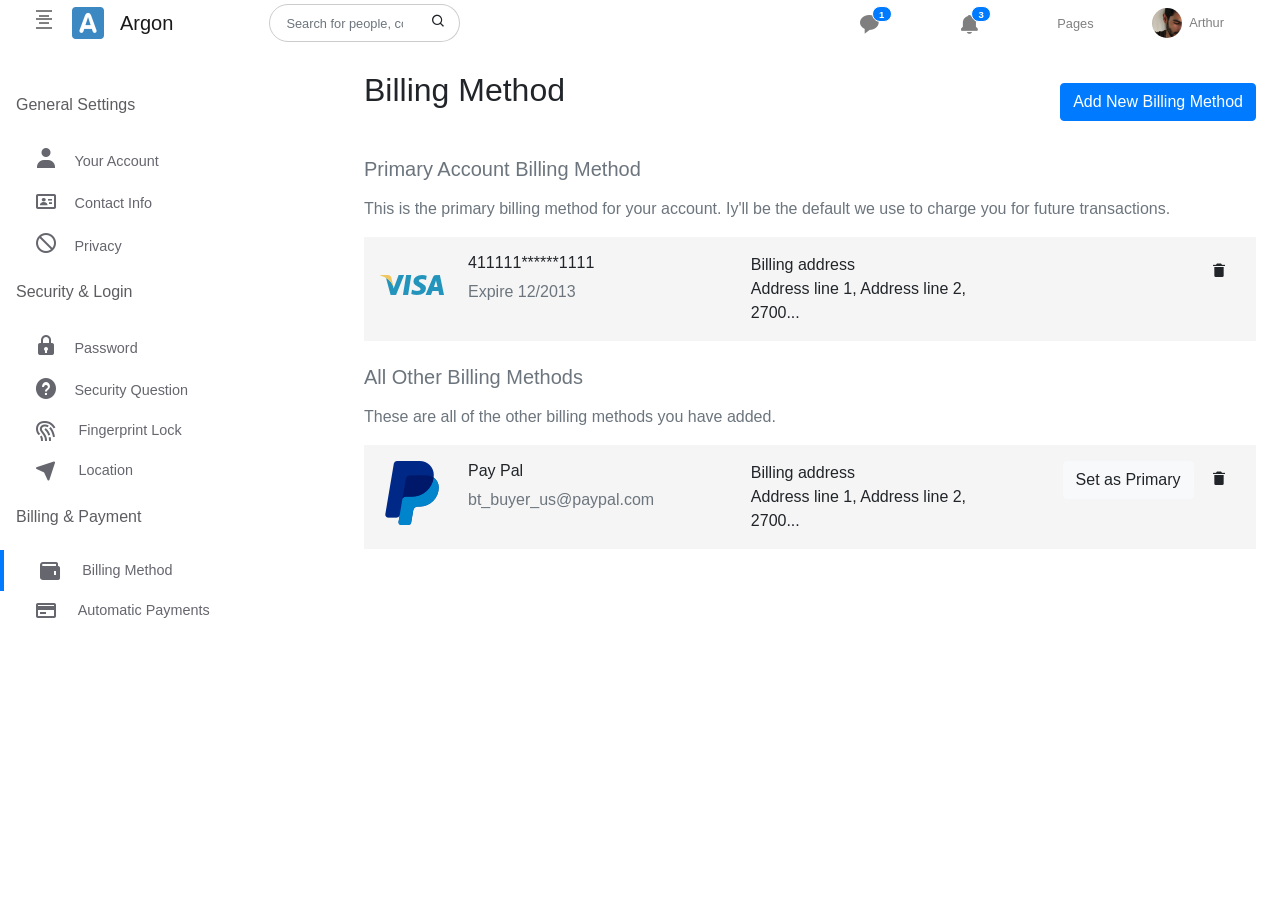
<file: argon-social-master/settings-billing-method.html>
<!DOCTYPE html>
<html lang="en">

<head>
    <meta charset="utf-8">
    <meta http-equiv="X-UA-Compatible" content="IE=edge">
    <meta name="viewport" content="width=device-width, initial-scale=1, shrink-to-fit=no">
    <link rel="icon" type="image/png" href="assets/images/logo-16x16.png" />
    <!-- The above 3 meta tags *must* come first in the head; any other head content must come *after* these tags -->
    <title>Argon - Social Network</title>

    <!-- Fonts -->
    <link href="https://fonts.googleapis.com/css?family=Major+Mono+Display" rel="stylesheet">
    <link href='https://cdn.jsdelivr.net/npm/boxicons@1.9.2/css/boxicons.min.css' rel='stylesheet'>

    <!-- Styles -->
    <link href="assets/css/bootstrap/bootstrap.min.css" rel="stylesheet">
    <link href="assets/css/style.css" rel="stylesheet">
    <link href="assets/css/components.css" rel="stylesheet">
    <link href="assets/css/settings.css" rel="stylesheet">
    <link href="assets/css/forms.css" rel="stylesheet">
    <link href="assets/css/media.css" rel="stylesheet">
</head>

<body class="messenger">
    <div class="container-fluid newsfeed d-flex" id="wrapper">
        <div class="row newsfeed-size f-width">
            <div class="col-md-12 message-right-side">
                <nav id="navbar-main" class="navbar navbar-expand-lg navbar-light bg-light sticky-top">
                    <!-- Brand and toggle get grouped for better mobile display -->
                    <div class="dropdown nav-item nav-quick-links" data-toggle="tooltip" data-placement="bottom" title="Quick Links">
                        <a href="#" class="nav-link nav-links" role="button" data-toggle="dropdown" aria-haspopup="true" aria-expanded="false"><i class='bx bx-align-middle'></i></a>
                        <div class="dropdown-menu nav-drop">
                            <ul class="list-group list-group-flush">
                                <li class="list-group-item d-flex justify-content-between align-items-center">
                                    <a href="index.html" class="sidebar-item"><i class='bx bx-news text-primary'></i> News Feed</a>
                                    <a href="#" class="newsfeedListicon"><i class='bx bx-dots-horizontal-rounded'></i></a>
                                </li>
                                <li class="list-group-item d-flex justify-content-between align-items-center">
                                    <a href="messages.html" class="sidebar-item"><i class='bx bx-envelope text-primary'></i> Messages</a>
                                    <span class="badge badge-primary badge-pill">2</span>
                                </li>
                                <li class="list-group-item d-flex justify-content-between align-items-center">
                                    <a href="groups.html" class="sidebar-item"><i class='bx bx-group text-primary'></i> Groups</a>
                                    <span class="badge badge-primary badge-pill">17</span>
                                </li>
                                <li class="list-group-item d-flex justify-content-between align-items-center">
                                    <a href="events.html" class="sidebar-item"><i class='bx bx-calendar text-primary'></i> Events</a>
                                    <span class="badge badge-primary badge-pill">3</span>
                                </li>
                                <li class="list-group-item d-flex justify-content-between align-items-center">
                                    <a href="saved.html" class="sidebar-item"><i class='bx bx-bookmarks text-primary'></i> Saved</a>
                                    <span class="badge badge-primary badge-pill">8</span>
                                </li>
                                <li class="list-group-item d-flex justify-content-between align-items-center">
                                    <a href="find-friends.html" class="sidebar-item"><i class='bx bxs-user-detail text-primary'></i> Find Friends</a>
                                    <span class="badge badge-primary badge-pill"><i class='bx bx-chevron-right'></i></span>
                                </li>
                                <li class="list-group-item d-flex justify-content-between align-items-center">
                                    <a href="matches.html" class="sidebar-item"><i class='bx bx-carousel text-primary'></i> Matches</a>
                                    <span class="badge badge-primary badge-pill"><i class='bx bx-chevron-right'></i></span>
                                </li>
                                <li class="list-group-item d-flex justify-content-between align-items-center">
                                    <a href="teams.html" class="sidebar-item"><i class='bx bxl-slack-old text-primary'></i> Argon For Teams</a>
                                    <span class="badge badge-primary badge-pill"><i class='bx bx-chevron-right'></i></span>
                                </li>
                                <li class="list-group-item d-flex justify-content-between align-items-center">
                                    <a href="news.html" class="sidebar-item"><i class='bx bx-file text-primary'></i> News</a>
                                    <span class="badge badge-primary badge-pill"><i class='bx bx-chevron-right'></i></span>
                                </li>
                            </ul>
                        </div>
                    </div>

                    <a class="navbar-brand mr-lg-5" href="index.html"><img src="assets/images/logo-32x32.png" class="mr-3" alt="Logo"> Argon</a>

                    <button class="navbar-toggler" type="button" data-toggle="collapse" data-target="#main_menu" aria-controls="main_menu" aria-expanded="false" aria-label="Toggle navigation">
                        <span class="navbar-toggler-icon"></span>
                    </button>

                    <!-- Collect the nav links, forms, and other content for toggling -->
                    <div class="collapse navbar-collapse" id="main_menu">
                        <form class="w-50 mx-2 my-auto d-inline form-inline ml-5">
                            <div class="input-group">
                                <input type="text" class="form-control search-input w-75" placeholder="Search for people, companies, events and more..." aria-label="Search" aria-describedby="search-addon">
                                <div class="input-group-append">
                                    <button class="btn search-button" type="button"><i class='bx bx-search'></i></button>
                                </div>
                            </div>
                        </form>
                        <ul class="navbar-nav mr-auto"></ul>
                        <ul class="navbar-nav mr-5">
                            <li class="nav-item dropdown">
                                <a href="#" class="nav-link nav-links" data-toggle="dropdown" role="button" aria-haspopup="true" aria-expanded="false">
                                    <i class='bx bxs-message-rounded message-dropdown'></i> <span class="badge badge-pill badge-primary">1</span>
                                </a>
                                <ul class="dropdown-menu notify-drop dropdown-menu-right nav-drop">
                                    <div class="notify-drop-title">
                                        <div class="row">
                                            <div class="col-md-6 col-sm-6 col-xs-6 fs-8">Messages | <a href="#">Requests</a></div>
                                            <div class="col-md-6 col-sm-6 col-xs-6 text-right">
                                                <a href="#" class="notify-right-icon">
                                                    Mark All as Read
                                                </a>
                                            </div>
                                        </div>
                                    </div>
                                    <!-- end notify title -->
                                    <!-- notify content -->
                                    <div class="drop-content">
                                        <li>
                                            <div class="col-md-3 col-sm-3 col-xs-3">
                                                <div class="notify-img">
                                                    <img src="assets/images/users/user-6.png" alt="notification user image">
                                                </div>
                                            </div>
                                            <div class="col-md-9 col-sm-9 col-xs-9 pd-l0">
                                                <a href="#" class="notification-user">Susan P. Jarvis</a>
                                                <a href="#" class="notify-right-icon">
                                                    <i class='bx bx-radio-circle-marked'></i>
                                                </a>
                                                <p class="time">
                                                    <i class='bx bx-check'></i> This party is going to have a DJ, food, and drinks.
                                                </p>
                                            </div>
                                        </li>
                                        <li>
                                            <div class="col-md-3 col-sm-3 col-xs-3">
                                                <div class="notify-img">
                                                    <img src="assets/images/users/user-5.png" alt="notification user image">
                                                </div>
                                            </div>
                                            <div class="col-md-9 col-sm-9 col-xs-9 pd-l0">
                                                <a href="#" class="notification-user">Ruth D. Greene</a>
                                                <a href="#" class="notify-right-icon">
                                                    <i class='bx bx-radio-circle-marked'></i>
                                                </a>
                                                <p class="time">
                                                    Great, I’ll see you tomorrow!.
                                                </p>
                                            </div>
                                        </li>
                                        <li>
                                            <div class="col-md-3 col-sm-3 col-xs-3">
                                                <div class="notify-img">
                                                    <img src="assets/images/users/user-7.png" alt="notification user image">
                                                </div>
                                            </div>
                                            <div class="col-md-9 col-sm-9 col-xs-9 pd-l0">
                                                <a href="#" class="notification-user">Kimberly R. Hatfield</a>
                                                <a href="#" class="notify-right-icon">
                                                    <i class='bx bx-radio-circle-marked'></i>
                                                </a>
                                                <p class="time">
                                                    yeah, I will be there.
                                                </p>
                                            </div>
                                        </li>
                                        <li>
                                            <div class="col-md-3 col-sm-3 col-xs-3">
                                                <div class="notify-img">
                                                    <img src="assets/images/users/user-8.png" alt="notification user image">
                                                </div>
                                            </div>
                                            <div class="col-md-9 col-sm-9 col-xs-9 pd-l0">
                                                <a href="#" class="notification-user">Joe S. Feeney</a>
                                                <a href="#" class="notify-right-icon">
                                                    <i class='bx bx-radio-circle-marked'></i>
                                                </a>
                                                <p class="time">
                                                    I would really like to bring my friend Jake, if...
                                                </p>
                                            </div>
                                        </li>
                                        <li>
                                            <div class="col-md-3 col-sm-3 col-xs-3">
                                                <div class="notify-img">
                                                    <img src="assets/images/users/user-9.png" alt="notification user image">
                                                </div>
                                            </div>
                                            <div class="col-md-9 col-sm-9 col-xs-9 pd-l0">
                                                <a href="#" class="notification-user">William S. Willmon</a>
                                                <a href="#" class="notify-right-icon">
                                                    <i class='bx bx-radio-circle-marked'></i>
                                                </a>
                                                <p class="time">
                                                    Sure, what can I help you with?
                                                </p>
                                            </div>
                                        </li>
                                        <li>
                                            <div class="col-md-3 col-sm-3 col-xs-3">
                                                <div class="notify-img">
                                                    <img src="assets/images/users/user-10.png" alt="notification user image">
                                                </div>
                                            </div>
                                            <div class="col-md-9 col-sm-9 col-xs-9 pd-l0">
                                                <a href="#" class="notification-user">Sean S. Smith</a>
                                                <a href="#" class="notify-right-icon">
                                                    <i class='bx bx-radio-circle-marked'></i>
                                                </a>
                                                <p class="time">
                                                    Which of those two is best?
                                                </p>
                                            </div>
                                        </li>
                                    </div>
                                    <div class="notify-drop-footer text-center">
                                        <a href="#">See More</a>
                                    </div>
                                </ul>
                            </li>
                            <li class="nav-item dropdown">
                                <a href="#" class="nav-link nav-links" data-toggle="dropdown" role="button" aria-haspopup="true" aria-expanded="false">
                                    <i class='bx bxs-bell notification-bell'></i> <span class="badge badge-pill badge-primary">3</span>
                                </a>
                                <ul class="dropdown-menu notify-drop dropdown-menu-right nav-drop">
                                    <div class="notify-drop-title">
                                        <div class="row">
                                            <div class="col-md-6 col-sm-6 col-xs-6 fs-8">Notifications <span class="badge badge-pill badge-primary ml-2">3</span></div>
                                            <div class="col-md-6 col-sm-6 col-xs-6 text-right">
                                                <a href="#" class="notify-right-icon">
                                                    Mark All as Read
                                                </a>
                                            </div>
                                        </div>
                                    </div>
                                    <!-- end notify title -->
                                    <!-- notify content -->
                                    <div class="drop-content">
                                        <li>
                                            <div class="col-md-3 col-sm-3 col-xs-3">
                                                <div class="notify-img">
                                                    <img src="assets/images/users/user-10.png" alt="notification user image">
                                                </div>
                                            </div>
                                            <div class="col-md-9 col-sm-9 col-xs-9 pd-l0">
                                                <a href="#" class="notification-user">Sean</a> <span class="notification-type">replied to your comment on a post in </span><a href="#" class="notification-for">PHP</a>
                                                <a href="#" class="notify-right-icon">
                                                    <i class='bx bx-radio-circle-marked'></i>
                                                </a>
                                                <p class="time">
                                                    <span class="badge badge-pill badge-primary"><i class='bx bxs-group'></i></span> 3h
                                                </p>
                                            </div>
                                        </li>
                                        <li>
                                            <div class="col-md-3 col-sm-3 col-xs-3">
                                                <div class="notify-img">
                                                    <img src="assets/images/users/user-7.png" alt="notification user image">
                                                </div>
                                            </div>
                                            <div class="col-md-9 col-sm-9 col-xs-9 pd-l0">
                                                <a href="#" class="notification-user">Kimberly</a> <span class="notification-type">likes your comment "I would really... </span>
                                                <a href="#" class="notify-right-icon">
                                                    <i class='bx bx-radio-circle-marked'></i>
                                                </a>
                                                <p class="time">
                                                    <span class="badge badge-pill badge-primary"><i class='bx bxs-like'></i></span> 7h
                                                </p>
                                            </div>
                                        </li>
                                        <li>
                                            <div class="col-md-3 col-sm-3 col-xs-3">
                                                <div class="notify-img">
                                                    <img src="assets/images/users/user-8.png" alt="notification user image">
                                                </div>
                                            </div>
                                            <div class="col-md-9 col-sm-9 col-xs-9 pd-l0">
                                                <span class="notification-type">10 people saw your story before it disappeared. See who saw it.</span>
                                                <a href="#" class="notify-right-icon">
                                                    <i class='bx bx-radio-circle-marked'></i>
                                                </a>
                                                <p class="time">
                                                    <span class="badge badge-pill badge-primary"><i class='bx bx-images'></i></span> 23h
                                                </p>
                                            </div>
                                        </li>
                                        <li>
                                            <div class="col-md-3 col-sm-3 col-xs-3">
                                                <div class="notify-img">
                                                    <img src="assets/images/users/user-11.png" alt="notification user image">
                                                </div>
                                            </div>
                                            <div class="col-md-9 col-sm-9 col-xs-9 pd-l0">
                                                <a href="#" class="notification-user">Michelle</a> <span class="notification-type">posted in </span><a href="#" class="notification-for">Argon Social Design System</a>
                                                <a href="#" class="notify-right-icon">
                                                    <i class='bx bx-radio-circle-marked'></i>
                                                </a>
                                                <p class="time">
                                                    <span class="badge badge-pill badge-primary"><i class='bx bxs-quote-right'></i></span> 1d
                                                </p>
                                            </div>
                                        </li>
                                        <li>
                                            <div class="col-md-3 col-sm-3 col-xs-3">
                                                <div class="notify-img">
                                                    <img src="assets/images/users/user-5.png" alt="notification user image">
                                                </div>
                                            </div>
                                            <div class="col-md-9 col-sm-9 col-xs-9 pd-l0">
                                                <a href="#" class="notification-user">Karen</a> <span class="notification-type">likes your comment "Sure, here... </span>
                                                <a href="#" class="notify-right-icon">
                                                    <i class='bx bx-radio-circle-marked'></i>
                                                </a>
                                                <p class="time">
                                                    <span class="badge badge-pill badge-primary"><i class='bx bxs-like'></i></span> 2d
                                                </p>
                                            </div>
                                        </li>
                                        <li>
                                            <div class="col-md-3 col-sm-3 col-xs-3">
                                                <div class="notify-img">
                                                    <img src="assets/images/users/user-12.png" alt="notification user image">
                                                </div>
                                            </div>
                                            <div class="col-md-9 col-sm-9 col-xs-9 pd-l0">
                                                <a href="#" class="notification-user">Irwin</a> <span class="notification-type">posted in </span><a href="#" class="notification-for">Themeforest</a>
                                                <a href="#" class="notify-right-icon">
                                                    <i class='bx bx-radio-circle-marked'></i>
                                                </a>
                                                <p class="time">
                                                    <span class="badge badge-pill badge-primary"><i class='bx bxs-quote-right'></i></span> 3d
                                                </p>
                                            </div>
                                        </li>
                                    </div>
                                    <div class="notify-drop-footer text-center">
                                        <a href="#">See More</a>
                                    </div>
                                </ul>
                            </li>
                            <li class="nav-item dropdown">
                                <a href="#" class="nav-link nav-links" data-toggle="dropdown" role="button" aria-haspopup="true" aria-expanded="false">Pages</a>
                                <div class="dropdown-menu dropdown-menu-right nav-drop">
                                    <a class="dropdown-item" href="sign-in.html">Sign in</a>
                                    <a class="dropdown-item" href="sign-up.html">Sign up</a>
                                </div>
                            </li>
                            <li class="nav-item dropdown">
                                <a href="#" class="nav-link nav-links" data-toggle="dropdown" role="button" aria-haspopup="true" aria-expanded="false">
                                    <div class="menu-user-image">
                                        <img src="assets/images/users/user-4.jpg" class="menu-user-img ml-1" alt="Menu Image">
                                    </div>
                                    <span class="ml-2">Arthur</span>
                                </a>
                                <div class="dropdown-menu dropdown-menu-right nav-drop">
                                    <a class="dropdown-item" href="profile.html"><i class='bx bx-user mr-2'></i> Account</a>
                                    <a class="dropdown-item" href="settings.html"><i class='bx bx-cog mr-2'></i> Settings</a>
                                    <div role="separator" class="dropdown-divider"></div>
                                    <a class="dropdown-item" href="#"><i class='bx bx-undo mr-2'></i> Logout</a>
                                </div>
                            </li>
                        </ul>
                    </div><!-- /.navbar-collapse -->
                </nav>
                <div class="row message-right-side-content">
                    <div class="col-md-12">
                        <div id="message-frame">
                            <div class="message-sidepanel">
                                <div class="message-contacts">
                                    <ul class="conversations">
                                        <h6 class="p-3">General Settings</h6>
                                        <li class="contact">
                                            <a href="settings.html" class="wrap d-flex align-items-center">
                                                <i class='bx bxs-user'></i>
                                                <div class="meta">
                                                    <p>Your Account</p>
                                                </div>
                                            </a>
                                        </li>
                                        <li class="contact">
                                            <a href="settings-contact.html" class="wrap d-flex align-items-center">
                                                <i class='bx bx-id-card'></i>
                                                <div class="meta">
                                                    <p>Contact Info</p>
                                                </div>
                                            </a>
                                        </li>
                                        <li class="contact">
                                            <a href="#" class="wrap d-flex align-items-center">
                                                <i class='bx bx-block'></i>
                                                <div class="meta">
                                                    <p>Privacy</p>
                                                </div>
                                            </a>
                                        </li>
                                        <h6 class="p-3">Security &#38; Login</h6>
                                        <li class="contact">
                                            <a href="settings-password.html" class="wrap d-flex align-items-center">
                                                <i class='bx bxs-lock'></i>
                                                <div class="meta">
                                                    <p>Password</p>
                                                </div>
                                            </a>
                                        </li>
                                        <li class="contact">
                                            <a href="#" class="wrap d-flex align-items-center">
                                                <i class='bx bxs-help-circle'></i>
                                                <div class="meta">
                                                    <p>Security Question</p>
                                                </div>
                                            </a>
                                        </li>
                                        <li class="contact">
                                            <a href="settings-fingerprint.html" class="wrap d-flex align-items-center">
                                                <div class="meta"></div>
                                                <p><i class='bx bx-fingerprint'></i> Fingerprint Lock</p>
                                            </a>
                                        </li>
                                        <li class="contact">
                                            <a href="settings-location.html" class="wrap d-flex align-items-center">
                                                <div class="meta"></div>
                                                <p><i class='bx bxs-navigation'></i> Location</p>
                                            </a>
                                        </li>
                                        <h6 class="p-3">Billing &#38; Payment</h6>
                                        <li class="contact setting-active">
                                            <a href="settings-billing-method.html" class="wrap d-flex align-items-center">
                                                <div class="meta"></div>
                                                <p><i class='bx bxs-wallet'></i> Billing Method</p>
                                            </a>
                                        </li>
                                        <li class="contact">
                                            <a href="#" class="wrap d-flex align-items-center">
                                                <div class="meta"></div>
                                                <p><i class='bx bx-credit-card'></i> Automatic Payments</p>
                                            </a>
                                        </li>
                                    </ul>
                                </div>
                            </div>
                            <div class="content" style="overflow: auto;">
                                <div class="settings-form p-4">
                                    <div class="d-flex justify-content-between align-items-center">
                                        <h2 class="mb-4">Billing Method</h2>
                                        <a href="#" class="btn btn-primary">Add New Billing Method</a>
                                    </div>
                                    <div class="login-sessions">
                                        <h5 class="mb-3 mt-4 text-muted">Primary Account Billing Method</h5>
                                        <p class="text-muted">This is the primary billing method for your account. Iy'll be the default we use to charge you for future transactions.</p>
                                        <div class="location-card">
                                            <div class="row">
                                                <div class="col-md-5">
                                                    <img class="mr-4 float-left" src="assets/images/icons/visa.png" alt="Paymant image">
                                                    <div>
                                                        <h5 class="mt-0 fs-1">411111******1111</h5>
                                                        <span class="text-muted">Expire 12/2013</span>
                                                    </div>
                                                </div>
                                                <div class="col-md-4">
                                                    <div class="billing-address">
                                                        <span class="d-block">Billing address</span>
                                                        <span>Address line 1, Address line 2, 2700...</span>
                                                    </div>
                                                </div>
                                                <div class="col-md-3 text-right">
                                                    <a href="#" class="btn"><i class='bx bxs-trash-alt'></i></a>
                                                </div>
                                            </div>
                                        </div>

                                        <h5 class="mb-3 mt-4 text-muted">All Other Billing Methods</h5>
                                        <p class="text-muted">These are all of the other billing methods you have added.</p>
                                        <div class="location-card">
                                            <div class="row">
                                                <div class="col-md-5">
                                                    <img class="mr-4 float-left" src="assets/images/icons/paypal.png" alt="Paymant image">
                                                    <div>
                                                        <h5 class="fs-1">Pay Pal</h5>
                                                        <span class="text-muted">bt_buyer_us@paypal.com</span>
                                                    </div>
                                                </div>
                                                <div class="col-md-4">
                                                    <div class="billing-address">
                                                        <span class="d-block">Billing address</span>
                                                        <span>Address line 1, Address line 2, 2700...</span>
                                                    </div>
                                                </div>
                                                <div class="col-md-3 text-right">
                                                    <a href="#" class="btn btn-light">Set as Primary</a>
                                                    <a href="#" class="btn"><i class='bx bxs-trash-alt'></i></a>
                                                </div>
                                            </div>
                                        </div>
                                    </div>
                                </div>
                            </div>
                        </div>
                    </div>
                </div>
            </div>
        </div>
    </div>

    <!-- Core -->
    <script src="assets/js/jquery/jquery-3.3.1.min.js"></script>
    <script src="assets/js/popper/popper.min.js"></script>
    <script src="assets/js/bootstrap/bootstrap.min.js"></script>
    <!-- Optional -->
    <script type="text/javascript">
        $("#menu-toggle").click(function(e) {
            e.preventDefault();
            $("#wrapper").toggleClass("toggled");
        });

    </script>
    <script src="assets/js/components/components.js"></script>
</body>

</html>
</file>
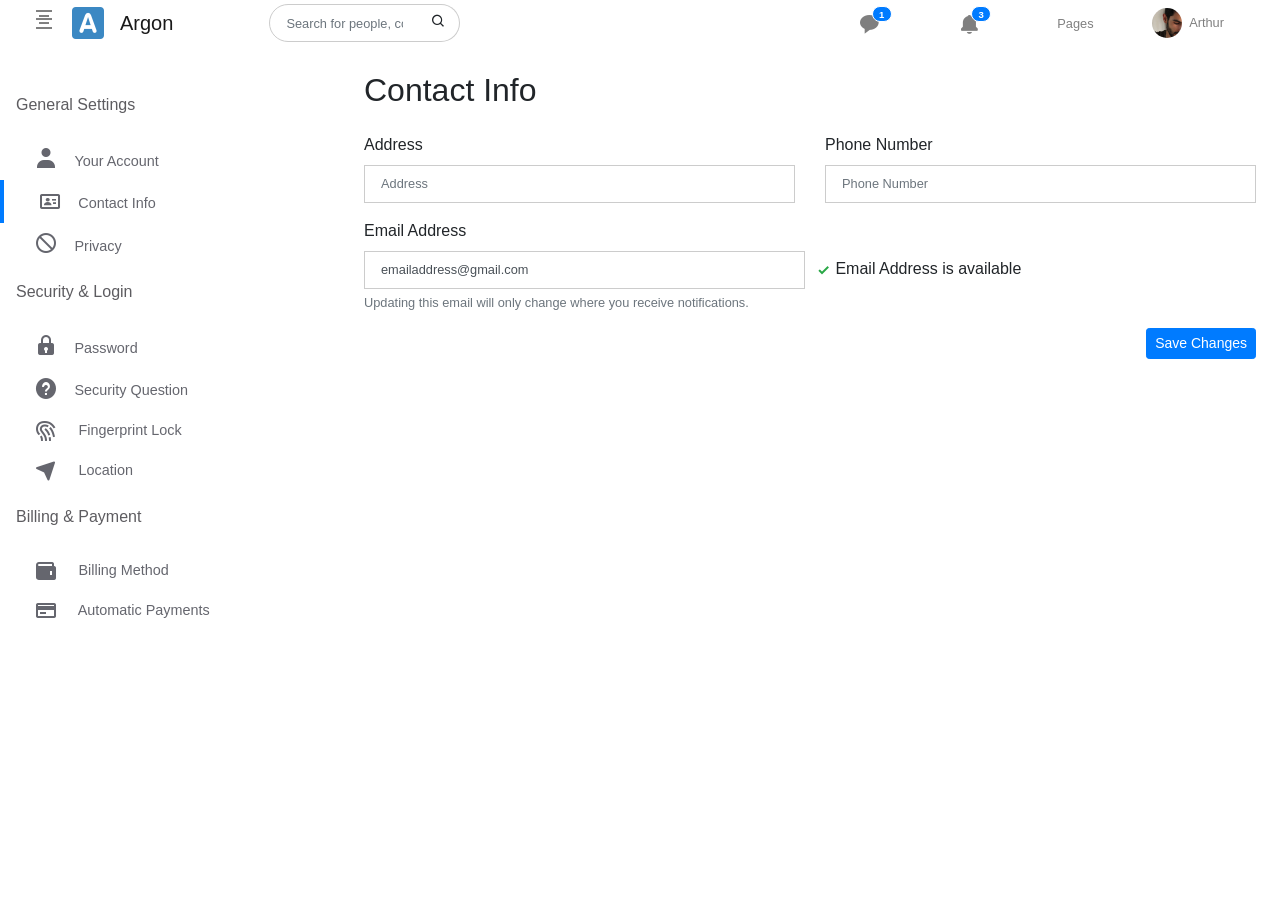
<file: argon-social-master/settings-contact.html>
<!DOCTYPE html>
<html lang="en">

<head>
    <meta charset="utf-8">
    <meta http-equiv="X-UA-Compatible" content="IE=edge">
    <meta name="viewport" content="width=device-width, initial-scale=1, shrink-to-fit=no">
    <link rel="icon" type="image/png" href="assets/images/logo-16x16.png" />
    <!-- The above 3 meta tags *must* come first in the head; any other head content must come *after* these tags -->
    <title>Argon - Social Network</title>

    <!-- Fonts -->
    <link href="https://fonts.googleapis.com/css?family=Major+Mono+Display" rel="stylesheet">
    <link href='https://cdn.jsdelivr.net/npm/boxicons@1.9.2/css/boxicons.min.css' rel='stylesheet'>

    <!-- Styles -->
    <link href="assets/css/bootstrap/bootstrap.min.css" rel="stylesheet">
    <link href="assets/css/style.css" rel="stylesheet">
    <link href="assets/css/components.css" rel="stylesheet">
    <link href="assets/css/settings.css" rel="stylesheet">
    <link href="assets/css/forms.css" rel="stylesheet">
    <link href="assets/css/media.css" rel="stylesheet">
</head>

<body class="messenger">
    <div class="container-fluid newsfeed d-flex" id="wrapper">
        <div class="row newsfeed-size f-width">
            <div class="col-md-12 message-right-side">
                <nav id="navbar-main" class="navbar navbar-expand-lg navbar-light bg-light sticky-top">
                    <!-- Brand and toggle get grouped for better mobile display -->
                    <div class="dropdown nav-item nav-quick-links" data-toggle="tooltip" data-placement="bottom" title="Quick Links">
                        <a href="#" class="nav-link nav-links" role="button" data-toggle="dropdown" aria-haspopup="true" aria-expanded="false"><i class='bx bx-align-middle'></i></a>
                        <div class="dropdown-menu nav-drop">
                            <ul class="list-group list-group-flush">
                                <li class="list-group-item d-flex justify-content-between align-items-center">
                                    <a href="index.html" class="sidebar-item"><i class='bx bx-news text-primary'></i> News Feed</a>
                                    <a href="#" class="newsfeedListicon"><i class='bx bx-dots-horizontal-rounded'></i></a>
                                </li>
                                <li class="list-group-item d-flex justify-content-between align-items-center">
                                    <a href="messages.html" class="sidebar-item"><i class='bx bx-envelope text-primary'></i> Messages</a>
                                    <span class="badge badge-primary badge-pill">2</span>
                                </li>
                                <li class="list-group-item d-flex justify-content-between align-items-center">
                                    <a href="groups.html" class="sidebar-item"><i class='bx bx-group text-primary'></i> Groups</a>
                                    <span class="badge badge-primary badge-pill">17</span>
                                </li>
                                <li class="list-group-item d-flex justify-content-between align-items-center">
                                    <a href="events.html" class="sidebar-item"><i class='bx bx-calendar text-primary'></i> Events</a>
                                    <span class="badge badge-primary badge-pill">3</span>
                                </li>
                                <li class="list-group-item d-flex justify-content-between align-items-center">
                                    <a href="saved.html" class="sidebar-item"><i class='bx bx-bookmarks text-primary'></i> Saved</a>
                                    <span class="badge badge-primary badge-pill">8</span>
                                </li>
                                <li class="list-group-item d-flex justify-content-between align-items-center">
                                    <a href="find-friends.html" class="sidebar-item"><i class='bx bxs-user-detail text-primary'></i> Find Friends</a>
                                    <span class="badge badge-primary badge-pill"><i class='bx bx-chevron-right'></i></span>
                                </li>
                                <li class="list-group-item d-flex justify-content-between align-items-center">
                                    <a href="matches.html" class="sidebar-item"><i class='bx bx-carousel text-primary'></i> Matches</a>
                                    <span class="badge badge-primary badge-pill"><i class='bx bx-chevron-right'></i></span>
                                </li>
                                <li class="list-group-item d-flex justify-content-between align-items-center">
                                    <a href="teams.html" class="sidebar-item"><i class='bx bxl-slack-old text-primary'></i> Argon For Teams</a>
                                    <span class="badge badge-primary badge-pill"><i class='bx bx-chevron-right'></i></span>
                                </li>
                                <li class="list-group-item d-flex justify-content-between align-items-center">
                                    <a href="news.html" class="sidebar-item"><i class='bx bx-file text-primary'></i> News</a>
                                    <span class="badge badge-primary badge-pill"><i class='bx bx-chevron-right'></i></span>
                                </li>
                            </ul>
                        </div>
                    </div>

                    <a class="navbar-brand mr-lg-5" href="index.html"><img src="assets/images/logo-32x32.png" class="mr-3" alt="Logo"> Argon</a>

                    <button class="navbar-toggler" type="button" data-toggle="collapse" data-target="#main_menu" aria-controls="main_menu" aria-expanded="false" aria-label="Toggle navigation">
                        <span class="navbar-toggler-icon"></span>
                    </button>

                    <!-- Collect the nav links, forms, and other content for toggling -->
                    <div class="collapse navbar-collapse" id="main_menu">
                        <form class="w-50 mx-2 my-auto d-inline form-inline ml-5">
                            <div class="input-group">
                                <input type="text" class="form-control search-input w-75" placeholder="Search for people, companies, events and more..." aria-label="Search" aria-describedby="search-addon">
                                <div class="input-group-append">
                                    <button class="btn search-button" type="button"><i class='bx bx-search'></i></button>
                                </div>
                            </div>
                        </form>
                        <ul class="navbar-nav mr-auto"></ul>
                        <ul class="navbar-nav mr-5">
                            <li class="nav-item dropdown">
                                <a href="#" class="nav-link nav-links" data-toggle="dropdown" role="button" aria-haspopup="true" aria-expanded="false">
                                    <i class='bx bxs-message-rounded message-dropdown'></i> <span class="badge badge-pill badge-primary">1</span>
                                </a>
                                <ul class="dropdown-menu notify-drop dropdown-menu-right nav-drop">
                                    <div class="notify-drop-title">
                                        <div class="row">
                                            <div class="col-md-6 col-sm-6 col-xs-6 fs-8">Messages | <a href="#">Requests</a></div>
                                            <div class="col-md-6 col-sm-6 col-xs-6 text-right">
                                                <a href="#" class="notify-right-icon">
                                                    Mark All as Read
                                                </a>
                                            </div>
                                        </div>
                                    </div>
                                    <!-- end notify title -->
                                    <!-- notify content -->
                                    <div class="drop-content">
                                        <li>
                                            <div class="col-md-3 col-sm-3 col-xs-3">
                                                <div class="notify-img">
                                                    <img src="assets/images/users/user-6.png" alt="notification user image">
                                                </div>
                                            </div>
                                            <div class="col-md-9 col-sm-9 col-xs-9 pd-l0">
                                                <a href="#" class="notification-user">Susan P. Jarvis</a>
                                                <a href="#" class="notify-right-icon">
                                                    <i class='bx bx-radio-circle-marked'></i>
                                                </a>
                                                <p class="time">
                                                    <i class='bx bx-check'></i> This party is going to have a DJ, food, and drinks.
                                                </p>
                                            </div>
                                        </li>
                                        <li>
                                            <div class="col-md-3 col-sm-3 col-xs-3">
                                                <div class="notify-img">
                                                    <img src="assets/images/users/user-5.png" alt="notification user image">
                                                </div>
                                            </div>
                                            <div class="col-md-9 col-sm-9 col-xs-9 pd-l0">
                                                <a href="#" class="notification-user">Ruth D. Greene</a>
                                                <a href="#" class="notify-right-icon">
                                                    <i class='bx bx-radio-circle-marked'></i>
                                                </a>
                                                <p class="time">
                                                    Great, I’ll see you tomorrow!.
                                                </p>
                                            </div>
                                        </li>
                                        <li>
                                            <div class="col-md-3 col-sm-3 col-xs-3">
                                                <div class="notify-img">
                                                    <img src="assets/images/users/user-7.png" alt="notification user image">
                                                </div>
                                            </div>
                                            <div class="col-md-9 col-sm-9 col-xs-9 pd-l0">
                                                <a href="#" class="notification-user">Kimberly R. Hatfield</a>
                                                <a href="#" class="notify-right-icon">
                                                    <i class='bx bx-radio-circle-marked'></i>
                                                </a>
                                                <p class="time">
                                                    yeah, I will be there.
                                                </p>
                                            </div>
                                        </li>
                                        <li>
                                            <div class="col-md-3 col-sm-3 col-xs-3">
                                                <div class="notify-img">
                                                    <img src="assets/images/users/user-8.png" alt="notification user image">
                                                </div>
                                            </div>
                                            <div class="col-md-9 col-sm-9 col-xs-9 pd-l0">
                                                <a href="#" class="notification-user">Joe S. Feeney</a>
                                                <a href="#" class="notify-right-icon">
                                                    <i class='bx bx-radio-circle-marked'></i>
                                                </a>
                                                <p class="time">
                                                    I would really like to bring my friend Jake, if...
                                                </p>
                                            </div>
                                        </li>
                                        <li>
                                            <div class="col-md-3 col-sm-3 col-xs-3">
                                                <div class="notify-img">
                                                    <img src="assets/images/users/user-9.png" alt="notification user image">
                                                </div>
                                            </div>
                                            <div class="col-md-9 col-sm-9 col-xs-9 pd-l0">
                                                <a href="#" class="notification-user">William S. Willmon</a>
                                                <a href="#" class="notify-right-icon">
                                                    <i class='bx bx-radio-circle-marked'></i>
                                                </a>
                                                <p class="time">
                                                    Sure, what can I help you with?
                                                </p>
                                            </div>
                                        </li>
                                        <li>
                                            <div class="col-md-3 col-sm-3 col-xs-3">
                                                <div class="notify-img">
                                                    <img src="assets/images/users/user-10.png" alt="notification user image">
                                                </div>
                                            </div>
                                            <div class="col-md-9 col-sm-9 col-xs-9 pd-l0">
                                                <a href="#" class="notification-user">Sean S. Smith</a>
                                                <a href="#" class="notify-right-icon">
                                                    <i class='bx bx-radio-circle-marked'></i>
                                                </a>
                                                <p class="time">
                                                    Which of those two is best?
                                                </p>
                                            </div>
                                        </li>
                                    </div>
                                    <div class="notify-drop-footer text-center">
                                        <a href="#">See More</a>
                                    </div>
                                </ul>
                            </li>
                            <li class="nav-item dropdown">
                                <a href="#" class="nav-link nav-links" data-toggle="dropdown" role="button" aria-haspopup="true" aria-expanded="false">
                                    <i class='bx bxs-bell notification-bell'></i> <span class="badge badge-pill badge-primary">3</span>
                                </a>
                                <ul class="dropdown-menu notify-drop dropdown-menu-right nav-drop">
                                    <div class="notify-drop-title">
                                        <div class="row">
                                            <div class="col-md-6 col-sm-6 col-xs-6 fs-8">Notifications <span class="badge badge-pill badge-primary ml-2">3</span></div>
                                            <div class="col-md-6 col-sm-6 col-xs-6 text-right">
                                                <a href="#" class="notify-right-icon">
                                                    Mark All as Read
                                                </a>
                                            </div>
                                        </div>
                                    </div>
                                    <!-- end notify title -->
                                    <!-- notify content -->
                                    <div class="drop-content">
                                        <li>
                                            <div class="col-md-3 col-sm-3 col-xs-3">
                                                <div class="notify-img">
                                                    <img src="assets/images/users/user-10.png" alt="notification user image">
                                                </div>
                                            </div>
                                            <div class="col-md-9 col-sm-9 col-xs-9 pd-l0">
                                                <a href="#" class="notification-user">Sean</a> <span class="notification-type">replied to your comment on a post in </span><a href="#" class="notification-for">PHP</a>
                                                <a href="#" class="notify-right-icon">
                                                    <i class='bx bx-radio-circle-marked'></i>
                                                </a>
                                                <p class="time">
                                                    <span class="badge badge-pill badge-primary"><i class='bx bxs-group'></i></span> 3h
                                                </p>
                                            </div>
                                        </li>
                                        <li>
                                            <div class="col-md-3 col-sm-3 col-xs-3">
                                                <div class="notify-img">
                                                    <img src="assets/images/users/user-7.png" alt="notification user image">
                                                </div>
                                            </div>
                                            <div class="col-md-9 col-sm-9 col-xs-9 pd-l0">
                                                <a href="#" class="notification-user">Kimberly</a> <span class="notification-type">likes your comment "I would really... </span>
                                                <a href="#" class="notify-right-icon">
                                                    <i class='bx bx-radio-circle-marked'></i>
                                                </a>
                                                <p class="time">
                                                    <span class="badge badge-pill badge-primary"><i class='bx bxs-like'></i></span> 7h
                                                </p>
                                            </div>
                                        </li>
                                        <li>
                                            <div class="col-md-3 col-sm-3 col-xs-3">
                                                <div class="notify-img">
                                                    <img src="assets/images/users/user-8.png" alt="notification user image">
                                                </div>
                                            </div>
                                            <div class="col-md-9 col-sm-9 col-xs-9 pd-l0">
                                                <span class="notification-type">10 people saw your story before it disappeared. See who saw it.</span>
                                                <a href="#" class="notify-right-icon">
                                                    <i class='bx bx-radio-circle-marked'></i>
                                                </a>
                                                <p class="time">
                                                    <span class="badge badge-pill badge-primary"><i class='bx bx-images'></i></span> 23h
                                                </p>
                                            </div>
                                        </li>
                                        <li>
                                            <div class="col-md-3 col-sm-3 col-xs-3">
                                                <div class="notify-img">
                                                    <img src="assets/images/users/user-11.png" alt="notification user image">
                                                </div>
                                            </div>
                                            <div class="col-md-9 col-sm-9 col-xs-9 pd-l0">
                                                <a href="#" class="notification-user">Michelle</a> <span class="notification-type">posted in </span><a href="#" class="notification-for">Argon Social Design System</a>
                                                <a href="#" class="notify-right-icon">
                                                    <i class='bx bx-radio-circle-marked'></i>
                                                </a>
                                                <p class="time">
                                                    <span class="badge badge-pill badge-primary"><i class='bx bxs-quote-right'></i></span> 1d
                                                </p>
                                            </div>
                                        </li>
                                        <li>
                                            <div class="col-md-3 col-sm-3 col-xs-3">
                                                <div class="notify-img">
                                                    <img src="assets/images/users/user-5.png" alt="notification user image">
                                                </div>
                                            </div>
                                            <div class="col-md-9 col-sm-9 col-xs-9 pd-l0">
                                                <a href="#" class="notification-user">Karen</a> <span class="notification-type">likes your comment "Sure, here... </span>
                                                <a href="#" class="notify-right-icon">
                                                    <i class='bx bx-radio-circle-marked'></i>
                                                </a>
                                                <p class="time">
                                                    <span class="badge badge-pill badge-primary"><i class='bx bxs-like'></i></span> 2d
                                                </p>
                                            </div>
                                        </li>
                                        <li>
                                            <div class="col-md-3 col-sm-3 col-xs-3">
                                                <div class="notify-img">
                                                    <img src="assets/images/users/user-12.png" alt="notification user image">
                                                </div>
                                            </div>
                                            <div class="col-md-9 col-sm-9 col-xs-9 pd-l0">
                                                <a href="#" class="notification-user">Irwin</a> <span class="notification-type">posted in </span><a href="#" class="notification-for">Themeforest</a>
                                                <a href="#" class="notify-right-icon">
                                                    <i class='bx bx-radio-circle-marked'></i>
                                                </a>
                                                <p class="time">
                                                    <span class="badge badge-pill badge-primary"><i class='bx bxs-quote-right'></i></span> 3d
                                                </p>
                                            </div>
                                        </li>
                                    </div>
                                    <div class="notify-drop-footer text-center">
                                        <a href="#">See More</a>
                                    </div>
                                </ul>
                            </li>
                            <li class="nav-item dropdown">
                                <a href="#" class="nav-link nav-links" data-toggle="dropdown" role="button" aria-haspopup="true" aria-expanded="false">Pages</a>
                                <div class="dropdown-menu dropdown-menu-right nav-drop">
                                    <a class="dropdown-item" href="sign-in.html">Sign in</a>
                                    <a class="dropdown-item" href="sign-up.html">Sign up</a>
                                </div>
                            </li>
                            <li class="nav-item dropdown">
                                <a href="#" class="nav-link nav-links" data-toggle="dropdown" role="button" aria-haspopup="true" aria-expanded="false">
                                    <div class="menu-user-image">
                                        <img src="assets/images/users/user-4.jpg" class="menu-user-img ml-1" alt="Menu Image">
                                    </div>
                                    <span class="ml-2">Arthur</span>
                                </a>
                                <div class="dropdown-menu dropdown-menu-right nav-drop">
                                    <a class="dropdown-item" href="profile.html"><i class='bx bx-user mr-2'></i> Account</a>
                                    <a class="dropdown-item" href="settings.html"><i class='bx bx-cog mr-2'></i> Settings</a>
                                    <div role="separator" class="dropdown-divider"></div>
                                    <a class="dropdown-item" href="#"><i class='bx bx-undo mr-2'></i> Logout</a>
                                </div>
                            </li>
                        </ul>
                    </div><!-- /.navbar-collapse -->
                </nav>
                <div class="row message-right-side-content">
                    <div class="col-md-12">
                        <div id="message-frame">
                            <div class="message-sidepanel">
                                <div class="message-contacts">
                                    <ul class="conversations">
                                        <h6 class="p-3">General Settings</h6>
                                        <li class="contact">
                                            <a href="settings.html" class="wrap d-flex align-items-center">
                                                <i class='bx bxs-user'></i>
                                                <div class="meta">
                                                    <p>Your Account</p>
                                                </div>
                                            </a>
                                        </li>
                                        <li class="contact setting-active">
                                            <a href="settings-contact.html" class="wrap d-flex align-items-center">
                                                <i class='bx bx-id-card'></i>
                                                <div class="meta">
                                                    <p>Contact Info</p>
                                                </div>
                                            </a>
                                        </li>
                                        <li class="contact">
                                            <a href="#" class="wrap d-flex align-items-center">
                                                <i class='bx bx-block'></i>
                                                <div class="meta">
                                                    <p>Privacy</p>
                                                </div>
                                            </a>
                                        </li>
                                        <h6 class="p-3">Security &#38; Login</h6>
                                        <li class="contact">
                                            <a href="settings-password.html" class="wrap d-flex align-items-center">
                                                <i class='bx bxs-lock'></i>
                                                <div class="meta">
                                                    <p>Password</p>
                                                </div>
                                            </a>
                                        </li>
                                        <li class="contact">
                                            <a href="#" class="wrap d-flex align-items-center">
                                                <i class='bx bxs-help-circle'></i>
                                                <div class="meta">
                                                    <p>Security Question</p>
                                                </div>
                                            </a>
                                        </li>
                                        <li class="contact">
                                            <a href="settings-fingerprint.html" class="wrap d-flex align-items-center">
                                                <div class="meta"></div>
                                                <p><i class='bx bx-fingerprint'></i> Fingerprint Lock</p>
                                            </a>
                                        </li>
                                        <li class="contact">
                                            <a href="settings-location.html" class="wrap d-flex align-items-center">
                                                <div class="meta"></div>
                                                <p><i class='bx bxs-navigation'></i> Location</p>
                                            </a>
                                        </li>
                                        <h6 class="p-3">Billing &#38; Payment</h6>
                                        <li class="contact">
                                            <a href="settings-billing-method.html" class="wrap d-flex align-items-center">
                                                <div class="meta"></div>
                                                <p><i class='bx bxs-wallet'></i> Billing Method</p>
                                            </a>
                                        </li>
                                        <li class="contact">
                                            <a href="#" class="wrap d-flex align-items-center">
                                                <div class="meta"></div>
                                                <p><i class='bx bx-credit-card'></i> Automatic Payments</p>
                                            </a>
                                        </li>
                                    </ul>
                                </div>
                            </div>
                            <div class="content">
                                <div class="settings-form p-4">
                                    <h2>Contact Info</h2>
                                    <form action="" method="" class="mt-4 settings-form">
                                        <div class="row">
                                            <div class="col-md-6">
                                                <div class="form-group">
                                                    <label for="settingsAddress">Address</label>
                                                    <input type="text" class="form-control" id="settingsAddress" placeholder="Address">
                                                </div>
                                            </div>
                                            <div class="col-md-6">
                                                <div class="form-group">
                                                    <label for="settingsPhoneNumber">Phone Number</label>
                                                    <input type="text" class="form-control" id="settingsPhoneNumber" placeholder="Phone Number">
                                                </div>
                                            </div>
                                            <div class="col-md-12">
                                                <div class="form-row mb-3 align-items-center">
                                                    <div class="col">
                                                        <label for="settingsEmailAddress">Email Address</label>
                                                        <input type="email" class="form-control" id="settingsEmailAddress" aria-describedby="emailHelp" value="emailaddress@gmail.com" placeholder="Email Address">
                                                        <small id="emailHelp" class="form-text text-muted">Updating this email will only change where you receive notifications.</small>
                                                    </div>
                                                    <div class="col check-username">
                                                        <span><i class='bx bx-check success'></i> Email Address is available</span>
                                                    </div>
                                                </div>
                                            </div>
                                            <div class="col-md-12 text-right">
                                                <button type="submit" class="btn btn-primary btn-sm">Save Changes</button>
                                            </div>
                                        </div>
                                    </form>
                                </div>
                            </div>
                        </div>
                    </div>
                </div>
            </div>
        </div>
    </div>

    <!-- Core -->
    <script src="assets/js/jquery/jquery-3.3.1.min.js"></script>
    <script src="assets/js/popper/popper.min.js"></script>
    <script src="assets/js/bootstrap/bootstrap.min.js"></script>
    <!-- Optional -->
    <script type="text/javascript">
        $("#menu-toggle").click(function(e) {
            e.preventDefault();
            $("#wrapper").toggleClass("toggled");
        });

    </script>
    <script src="assets/js/components/components.js"></script>
</body>

</html>
</file>
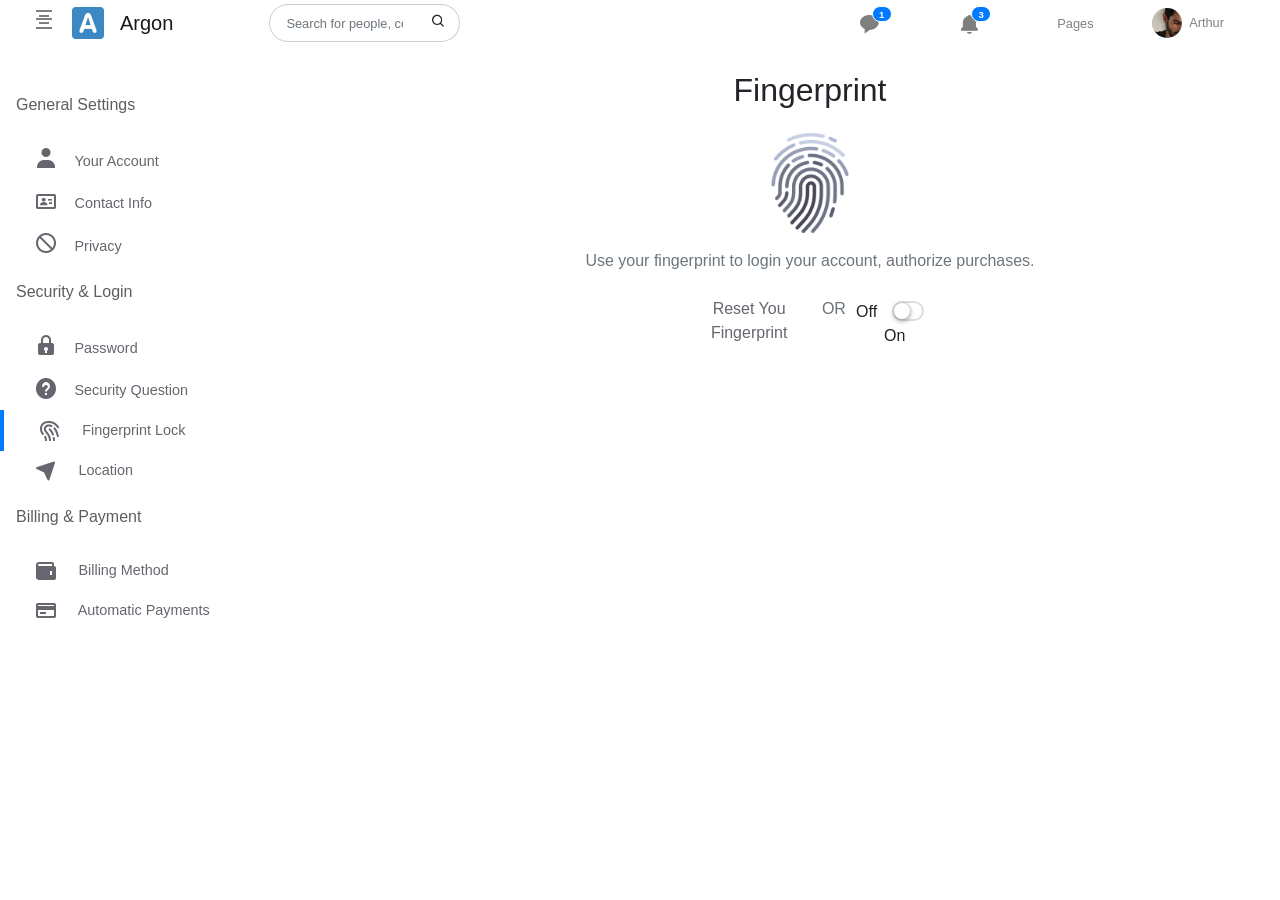
<file: argon-social-master/settings-fingerprint.html>
<!DOCTYPE html>
<html lang="en">

<head>
    <meta charset="utf-8">
    <meta http-equiv="X-UA-Compatible" content="IE=edge">
    <meta name="viewport" content="width=device-width, initial-scale=1, shrink-to-fit=no">
    <link rel="icon" type="image/png" href="assets/images/logo-16x16.png" />
    <!-- The above 3 meta tags *must* come first in the head; any other head content must come *after* these tags -->
    <title>Argon - Social Network</title>

    <!-- Fonts -->
    <link href="https://fonts.googleapis.com/css?family=Major+Mono+Display" rel="stylesheet">
    <link href='https://cdn.jsdelivr.net/npm/boxicons@1.9.2/css/boxicons.min.css' rel='stylesheet'>

    <!-- Styles -->
    <link href="assets/css/bootstrap/bootstrap.min.css" rel="stylesheet">
    <link href="assets/css/style.css" rel="stylesheet">
    <link href="assets/css/components.css" rel="stylesheet">
    <link href="assets/css/settings.css" rel="stylesheet">
    <link href="assets/css/forms.css" rel="stylesheet">
    <link href="assets/css/media.css" rel="stylesheet">
</head>

<body class="messenger">
    <div class="container-fluid newsfeed d-flex" id="wrapper">
        <div class="row newsfeed-size f-width">
            <div class="col-md-12 message-right-side">
                <nav id="navbar-main" class="navbar navbar-expand-lg navbar-light bg-light sticky-top">
                    <!-- Brand and toggle get grouped for better mobile display -->
                    <div class="dropdown nav-item nav-quick-links" data-toggle="tooltip" data-placement="bottom" title="Quick Links">
                        <a href="#" class="nav-link nav-links" role="button" data-toggle="dropdown" aria-haspopup="true" aria-expanded="false"><i class='bx bx-align-middle'></i></a>
                        <div class="dropdown-menu nav-drop">
                            <ul class="list-group list-group-flush">
                                <li class="list-group-item d-flex justify-content-between align-items-center">
                                    <a href="index.html" class="sidebar-item"><i class='bx bx-news text-primary'></i> News Feed</a>
                                    <a href="#" class="newsfeedListicon"><i class='bx bx-dots-horizontal-rounded'></i></a>
                                </li>
                                <li class="list-group-item d-flex justify-content-between align-items-center">
                                    <a href="messages.html" class="sidebar-item"><i class='bx bx-envelope text-primary'></i> Messages</a>
                                    <span class="badge badge-primary badge-pill">2</span>
                                </li>
                                <li class="list-group-item d-flex justify-content-between align-items-center">
                                    <a href="groups.html" class="sidebar-item"><i class='bx bx-group text-primary'></i> Groups</a>
                                    <span class="badge badge-primary badge-pill">17</span>
                                </li>
                                <li class="list-group-item d-flex justify-content-between align-items-center">
                                    <a href="events.html" class="sidebar-item"><i class='bx bx-calendar text-primary'></i> Events</a>
                                    <span class="badge badge-primary badge-pill">3</span>
                                </li>
                                <li class="list-group-item d-flex justify-content-between align-items-center">
                                    <a href="saved.html" class="sidebar-item"><i class='bx bx-bookmarks text-primary'></i> Saved</a>
                                    <span class="badge badge-primary badge-pill">8</span>
                                </li>
                                <li class="list-group-item d-flex justify-content-between align-items-center">
                                    <a href="find-friends.html" class="sidebar-item"><i class='bx bxs-user-detail text-primary'></i> Find Friends</a>
                                    <span class="badge badge-primary badge-pill"><i class='bx bx-chevron-right'></i></span>
                                </li>
                                <li class="list-group-item d-flex justify-content-between align-items-center">
                                    <a href="matches.html" class="sidebar-item"><i class='bx bx-carousel text-primary'></i> Matches</a>
                                    <span class="badge badge-primary badge-pill"><i class='bx bx-chevron-right'></i></span>
                                </li>
                                <li class="list-group-item d-flex justify-content-between align-items-center">
                                    <a href="teams.html" class="sidebar-item"><i class='bx bxl-slack-old text-primary'></i> Argon For Teams</a>
                                    <span class="badge badge-primary badge-pill"><i class='bx bx-chevron-right'></i></span>
                                </li>
                                <li class="list-group-item d-flex justify-content-between align-items-center">
                                    <a href="news.html" class="sidebar-item"><i class='bx bx-file text-primary'></i> News</a>
                                    <span class="badge badge-primary badge-pill"><i class='bx bx-chevron-right'></i></span>
                                </li>
                            </ul>
                        </div>
                    </div>

                    <a class="navbar-brand mr-lg-5" href="index.html"><img src="assets/images/logo-32x32.png" class="mr-3" alt="Logo"> Argon</a>

                    <button class="navbar-toggler" type="button" data-toggle="collapse" data-target="#main_menu" aria-controls="main_menu" aria-expanded="false" aria-label="Toggle navigation">
                        <span class="navbar-toggler-icon"></span>
                    </button>

                    <!-- Collect the nav links, forms, and other content for toggling -->
                    <div class="collapse navbar-collapse" id="main_menu">
                        <form class="w-50 mx-2 my-auto d-inline form-inline ml-5">
                            <div class="input-group">
                                <input type="text" class="form-control search-input w-75" placeholder="Search for people, companies, events and more..." aria-label="Search" aria-describedby="search-addon">
                                <div class="input-group-append">
                                    <button class="btn search-button" type="button"><i class='bx bx-search'></i></button>
                                </div>
                            </div>
                        </form>
                        <ul class="navbar-nav mr-auto"></ul>
                        <ul class="navbar-nav mr-5">
                            <li class="nav-item dropdown">
                                <a href="#" class="nav-link nav-links" data-toggle="dropdown" role="button" aria-haspopup="true" aria-expanded="false">
                                    <i class='bx bxs-message-rounded message-dropdown'></i> <span class="badge badge-pill badge-primary">1</span>
                                </a>
                                <ul class="dropdown-menu notify-drop dropdown-menu-right nav-drop">
                                    <div class="notify-drop-title">
                                        <div class="row">
                                            <div class="col-md-6 col-sm-6 col-xs-6 fs-8">Messages | <a href="#">Requests</a></div>
                                            <div class="col-md-6 col-sm-6 col-xs-6 text-right">
                                                <a href="#" class="notify-right-icon">
                                                    Mark All as Read
                                                </a>
                                            </div>
                                        </div>
                                    </div>
                                    <!-- end notify title -->
                                    <!-- notify content -->
                                    <div class="drop-content">
                                        <li>
                                            <div class="col-md-3 col-sm-3 col-xs-3">
                                                <div class="notify-img">
                                                    <img src="assets/images/users/user-6.png" alt="notification user image">
                                                </div>
                                            </div>
                                            <div class="col-md-9 col-sm-9 col-xs-9 pd-l0">
                                                <a href="#" class="notification-user">Susan P. Jarvis</a>
                                                <a href="#" class="notify-right-icon">
                                                    <i class='bx bx-radio-circle-marked'></i>
                                                </a>
                                                <p class="time">
                                                    <i class='bx bx-check'></i> This party is going to have a DJ, food, and drinks.
                                                </p>
                                            </div>
                                        </li>
                                        <li>
                                            <div class="col-md-3 col-sm-3 col-xs-3">
                                                <div class="notify-img">
                                                    <img src="assets/images/users/user-5.png" alt="notification user image">
                                                </div>
                                            </div>
                                            <div class="col-md-9 col-sm-9 col-xs-9 pd-l0">
                                                <a href="#" class="notification-user">Ruth D. Greene</a>
                                                <a href="#" class="notify-right-icon">
                                                    <i class='bx bx-radio-circle-marked'></i>
                                                </a>
                                                <p class="time">
                                                    Great, I’ll see you tomorrow!.
                                                </p>
                                            </div>
                                        </li>
                                        <li>
                                            <div class="col-md-3 col-sm-3 col-xs-3">
                                                <div class="notify-img">
                                                    <img src="assets/images/users/user-7.png" alt="notification user image">
                                                </div>
                                            </div>
                                            <div class="col-md-9 col-sm-9 col-xs-9 pd-l0">
                                                <a href="#" class="notification-user">Kimberly R. Hatfield</a>
                                                <a href="#" class="notify-right-icon">
                                                    <i class='bx bx-radio-circle-marked'></i>
                                                </a>
                                                <p class="time">
                                                    yeah, I will be there.
                                                </p>
                                            </div>
                                        </li>
                                        <li>
                                            <div class="col-md-3 col-sm-3 col-xs-3">
                                                <div class="notify-img">
                                                    <img src="assets/images/users/user-8.png" alt="notification user image">
                                                </div>
                                            </div>
                                            <div class="col-md-9 col-sm-9 col-xs-9 pd-l0">
                                                <a href="#" class="notification-user">Joe S. Feeney</a>
                                                <a href="#" class="notify-right-icon">
                                                    <i class='bx bx-radio-circle-marked'></i>
                                                </a>
                                                <p class="time">
                                                    I would really like to bring my friend Jake, if...
                                                </p>
                                            </div>
                                        </li>
                                        <li>
                                            <div class="col-md-3 col-sm-3 col-xs-3">
                                                <div class="notify-img">
                                                    <img src="assets/images/users/user-9.png" alt="notification user image">
                                                </div>
                                            </div>
                                            <div class="col-md-9 col-sm-9 col-xs-9 pd-l0">
                                                <a href="#" class="notification-user">William S. Willmon</a>
                                                <a href="#" class="notify-right-icon">
                                                    <i class='bx bx-radio-circle-marked'></i>
                                                </a>
                                                <p class="time">
                                                    Sure, what can I help you with?
                                                </p>
                                            </div>
                                        </li>
                                        <li>
                                            <div class="col-md-3 col-sm-3 col-xs-3">
                                                <div class="notify-img">
                                                    <img src="assets/images/users/user-10.png" alt="notification user image">
                                                </div>
                                            </div>
                                            <div class="col-md-9 col-sm-9 col-xs-9 pd-l0">
                                                <a href="#" class="notification-user">Sean S. Smith</a>
                                                <a href="#" class="notify-right-icon">
                                                    <i class='bx bx-radio-circle-marked'></i>
                                                </a>
                                                <p class="time">
                                                    Which of those two is best?
                                                </p>
                                            </div>
                                        </li>
                                    </div>
                                    <div class="notify-drop-footer text-center">
                                        <a href="#">See More</a>
                                    </div>
                                </ul>
                            </li>
                            <li class="nav-item dropdown">
                                <a href="#" class="nav-link nav-links" data-toggle="dropdown" role="button" aria-haspopup="true" aria-expanded="false">
                                    <i class='bx bxs-bell notification-bell'></i> <span class="badge badge-pill badge-primary">3</span>
                                </a>
                                <ul class="dropdown-menu notify-drop dropdown-menu-right nav-drop">
                                    <div class="notify-drop-title">
                                        <div class="row">
                                            <div class="col-md-6 col-sm-6 col-xs-6 fs-8">Notifications <span class="badge badge-pill badge-primary ml-2">3</span></div>
                                            <div class="col-md-6 col-sm-6 col-xs-6 text-right">
                                                <a href="#" class="notify-right-icon">
                                                    Mark All as Read
                                                </a>
                                            </div>
                                        </div>
                                    </div>
                                    <!-- end notify title -->
                                    <!-- notify content -->
                                    <div class="drop-content">
                                        <li>
                                            <div class="col-md-3 col-sm-3 col-xs-3">
                                                <div class="notify-img">
                                                    <img src="assets/images/users/user-10.png" alt="notification user image">
                                                </div>
                                            </div>
                                            <div class="col-md-9 col-sm-9 col-xs-9 pd-l0">
                                                <a href="#" class="notification-user">Sean</a> <span class="notification-type">replied to your comment on a post in </span><a href="#" class="notification-for">PHP</a>
                                                <a href="#" class="notify-right-icon">
                                                    <i class='bx bx-radio-circle-marked'></i>
                                                </a>
                                                <p class="time">
                                                    <span class="badge badge-pill badge-primary"><i class='bx bxs-group'></i></span> 3h
                                                </p>
                                            </div>
                                        </li>
                                        <li>
                                            <div class="col-md-3 col-sm-3 col-xs-3">
                                                <div class="notify-img">
                                                    <img src="assets/images/users/user-7.png" alt="notification user image">
                                                </div>
                                            </div>
                                            <div class="col-md-9 col-sm-9 col-xs-9 pd-l0">
                                                <a href="#" class="notification-user">Kimberly</a> <span class="notification-type">likes your comment "I would really... </span>
                                                <a href="#" class="notify-right-icon">
                                                    <i class='bx bx-radio-circle-marked'></i>
                                                </a>
                                                <p class="time">
                                                    <span class="badge badge-pill badge-primary"><i class='bx bxs-like'></i></span> 7h
                                                </p>
                                            </div>
                                        </li>
                                        <li>
                                            <div class="col-md-3 col-sm-3 col-xs-3">
                                                <div class="notify-img">
                                                    <img src="assets/images/users/user-8.png" alt="notification user image">
                                                </div>
                                            </div>
                                            <div class="col-md-9 col-sm-9 col-xs-9 pd-l0">
                                                <span class="notification-type">10 people saw your story before it disappeared. See who saw it.</span>
                                                <a href="#" class="notify-right-icon">
                                                    <i class='bx bx-radio-circle-marked'></i>
                                                </a>
                                                <p class="time">
                                                    <span class="badge badge-pill badge-primary"><i class='bx bx-images'></i></span> 23h
                                                </p>
                                            </div>
                                        </li>
                                        <li>
                                            <div class="col-md-3 col-sm-3 col-xs-3">
                                                <div class="notify-img">
                                                    <img src="assets/images/users/user-11.png" alt="notification user image">
                                                </div>
                                            </div>
                                            <div class="col-md-9 col-sm-9 col-xs-9 pd-l0">
                                                <a href="#" class="notification-user">Michelle</a> <span class="notification-type">posted in </span><a href="#" class="notification-for">Argon Social Design System</a>
                                                <a href="#" class="notify-right-icon">
                                                    <i class='bx bx-radio-circle-marked'></i>
                                                </a>
                                                <p class="time">
                                                    <span class="badge badge-pill badge-primary"><i class='bx bxs-quote-right'></i></span> 1d
                                                </p>
                                            </div>
                                        </li>
                                        <li>
                                            <div class="col-md-3 col-sm-3 col-xs-3">
                                                <div class="notify-img">
                                                    <img src="assets/images/users/user-5.png" alt="notification user image">
                                                </div>
                                            </div>
                                            <div class="col-md-9 col-sm-9 col-xs-9 pd-l0">
                                                <a href="#" class="notification-user">Karen</a> <span class="notification-type">likes your comment "Sure, here... </span>
                                                <a href="#" class="notify-right-icon">
                                                    <i class='bx bx-radio-circle-marked'></i>
                                                </a>
                                                <p class="time">
                                                    <span class="badge badge-pill badge-primary"><i class='bx bxs-like'></i></span> 2d
                                                </p>
                                            </div>
                                        </li>
                                        <li>
                                            <div class="col-md-3 col-sm-3 col-xs-3">
                                                <div class="notify-img">
                                                    <img src="assets/images/users/user-12.png" alt="notification user image">
                                                </div>
                                            </div>
                                            <div class="col-md-9 col-sm-9 col-xs-9 pd-l0">
                                                <a href="#" class="notification-user">Irwin</a> <span class="notification-type">posted in </span><a href="#" class="notification-for">Themeforest</a>
                                                <a href="#" class="notify-right-icon">
                                                    <i class='bx bx-radio-circle-marked'></i>
                                                </a>
                                                <p class="time">
                                                    <span class="badge badge-pill badge-primary"><i class='bx bxs-quote-right'></i></span> 3d
                                                </p>
                                            </div>
                                        </li>
                                    </div>
                                    <div class="notify-drop-footer text-center">
                                        <a href="#">See More</a>
                                    </div>
                                </ul>
                            </li>
                            <li class="nav-item dropdown">
                                <a href="#" class="nav-link nav-links" data-toggle="dropdown" role="button" aria-haspopup="true" aria-expanded="false">Pages</a>
                                <div class="dropdown-menu dropdown-menu-right nav-drop">
                                    <a class="dropdown-item" href="sign-in.html">Sign in</a>
                                    <a class="dropdown-item" href="sign-up.html">Sign up</a>
                                </div>
                            </li>
                            <li class="nav-item dropdown">
                                <a href="#" class="nav-link nav-links" data-toggle="dropdown" role="button" aria-haspopup="true" aria-expanded="false">
                                    <div class="menu-user-image">
                                        <img src="assets/images/users/user-4.jpg" class="menu-user-img ml-1" alt="Menu Image">
                                    </div>
                                    <span class="ml-2">Arthur</span>
                                </a>
                                <div class="dropdown-menu dropdown-menu-right nav-drop">
                                    <a class="dropdown-item" href="profile.html"><i class='bx bx-user mr-2'></i> Account</a>
                                    <a class="dropdown-item" href="settings.html"><i class='bx bx-cog mr-2'></i> Settings</a>
                                    <div role="separator" class="dropdown-divider"></div>
                                    <a class="dropdown-item" href="#"><i class='bx bx-undo mr-2'></i> Logout</a>
                                </div>
                            </li>
                        </ul>
                    </div><!-- /.navbar-collapse -->
                </nav>
                <div class="row message-right-side-content">
                    <div class="col-md-12">
                        <div id="message-frame">
                            <div class="message-sidepanel">
                                <div class="message-contacts">
                                    <ul class="conversations">
                                        <h6 class="p-3">General Settings</h6>
                                        <li class="contact">
                                            <a href="settings.html" class="wrap d-flex align-items-center">
                                                <i class='bx bxs-user'></i>
                                                <div class="meta">
                                                    <p>Your Account</p>
                                                </div>
                                            </a>
                                        </li>
                                        <li class="contact">
                                            <a href="settings-contact.html" class="wrap d-flex align-items-center">
                                                <i class='bx bx-id-card'></i>
                                                <div class="meta">
                                                    <p>Contact Info</p>
                                                </div>
                                            </a>
                                        </li>
                                        <li class="contact">
                                            <a href="#" class="wrap d-flex align-items-center">
                                                <i class='bx bx-block'></i>
                                                <div class="meta">
                                                    <p>Privacy</p>
                                                </div>
                                            </a>
                                        </li>
                                        <h6 class="p-3">Security &#38; Login</h6>
                                        <li class="contact">
                                            <a href="settings-password.html" class="wrap d-flex align-items-center">
                                                <i class='bx bxs-lock'></i>
                                                <div class="meta">
                                                    <p>Password</p>
                                                </div>
                                            </a>
                                        </li>
                                        <li class="contact">
                                            <a href="#" class="wrap d-flex align-items-center">
                                                <i class='bx bxs-help-circle'></i>
                                                <div class="meta">
                                                    <p>Security Question</p>
                                                </div>
                                            </a>
                                        </li>
                                        <li class="contact setting-active">
                                            <a href="settings-fingerprint.html" class="wrap d-flex align-items-center">
                                                <div class="meta"></div>
                                                <p><i class='bx bx-fingerprint'></i> Fingerprint Lock</p>
                                            </a>
                                        </li>
                                        <li class="contact">
                                            <a href="settings-location.html" class="wrap d-flex align-items-center">
                                                <div class="meta"></div>
                                                <p><i class='bx bxs-navigation'></i> Location</p>
                                            </a>
                                        </li>
                                        <h6 class="p-3">Billing &#38; Payment</h6>
                                        <li class="contact">
                                            <a href="settings-billing-method.html" class="wrap d-flex align-items-center">
                                                <div class="meta"></div>
                                                <p><i class='bx bxs-wallet'></i> Billing Method</p>
                                            </a>
                                        </li>
                                        <li class="contact">
                                            <a href="#" class="wrap d-flex align-items-center">
                                                <div class="meta"></div>
                                                <p><i class='bx bx-credit-card'></i> Automatic Payments</p>
                                            </a>
                                        </li>
                                    </ul>
                                </div>
                            </div>
                            <div class="content">
                                <div class="settings-form p-4 text-center">
                                    <h2 class="mb-4">Fingerprint</h2>
                                    <img src="assets/images/icons/fingerprint.png" width="100" alt="Fingerprint image">
                                    <p class="text-muted mt-3">Use your fingerprint to login your account, authorize purchases.</p>
                                    <div class="col-md-4 offset-md-4 manage-fingerprint d-flex justify-content-between mt-4">
                                        <a href="#">Reset You Fingerprint</a>
                                        <p class="text-muted">OR</p>
                                        <label class="custom-control ios-switch">
                                            <span class="ios-switch-control-description">Off</span>
                                            <input type="checkbox" class="ios-switch-control-input">
                                            <span class="ios-switch-control-indicator"></span>
                                            <span class="ios-switch-control-description">On</span>
                                        </label>
                                    </div>
                                </div>
                            </div>
                        </div>
                    </div>
                </div>
            </div>
        </div>
    </div>

    <!-- Core -->
    <script src="assets/js/jquery/jquery-3.3.1.min.js"></script>
    <script src="assets/js/popper/popper.min.js"></script>
    <script src="assets/js/bootstrap/bootstrap.min.js"></script>
    <!-- Optional -->
    <script type="text/javascript">
        $("#menu-toggle").click(function(e) {
            e.preventDefault();
            $("#wrapper").toggleClass("toggled");
        });

    </script>
    <script src="assets/js/components/components.js"></script>
</body>

</html>
</file>
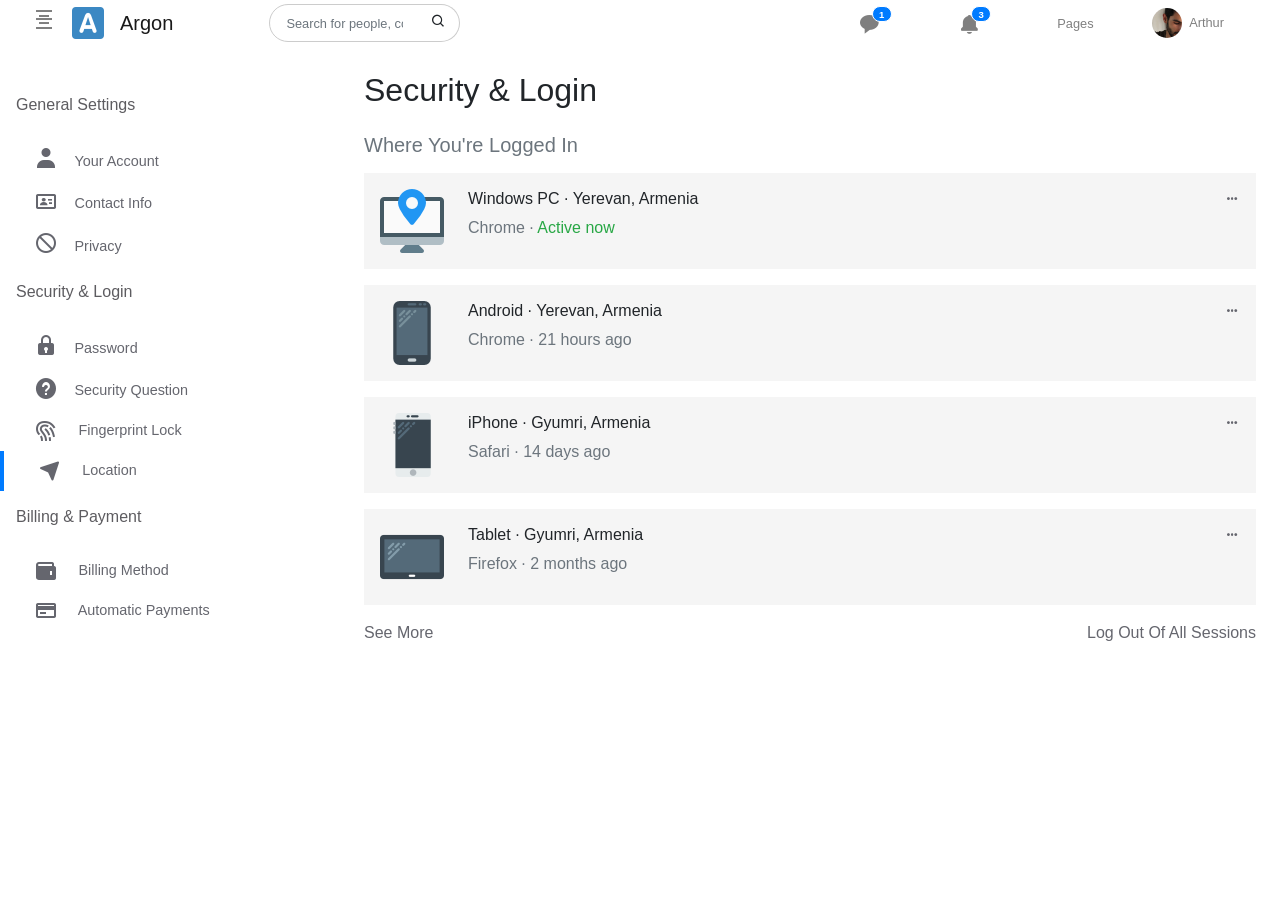
<file: argon-social-master/settings-location.html>
<!DOCTYPE html>
<html lang="en">

<head>
    <meta charset="utf-8">
    <meta http-equiv="X-UA-Compatible" content="IE=edge">
    <meta name="viewport" content="width=device-width, initial-scale=1, shrink-to-fit=no">
    <link rel="icon" type="image/png" href="assets/images/logo-16x16.png" />
    <!-- The above 3 meta tags *must* come first in the head; any other head content must come *after* these tags -->
    <title>Argon - Social Network</title>

    <!-- Fonts -->
    <link href="https://fonts.googleapis.com/css?family=Major+Mono+Display" rel="stylesheet">
    <link href='https://cdn.jsdelivr.net/npm/boxicons@1.9.2/css/boxicons.min.css' rel='stylesheet'>

    <!-- Styles -->
    <link href="assets/css/bootstrap/bootstrap.min.css" rel="stylesheet">
    <link href="assets/css/style.css" rel="stylesheet">
    <link href="assets/css/components.css" rel="stylesheet">
    <link href="assets/css/settings.css" rel="stylesheet">
    <link href="assets/css/forms.css" rel="stylesheet">
    <link href="assets/css/media.css" rel="stylesheet">
</head>

<body class="messenger">
    <div class="container-fluid newsfeed d-flex" id="wrapper">
        <div class="row newsfeed-size f-width">
            <div class="col-md-12 message-right-side">
                <nav id="navbar-main" class="navbar navbar-expand-lg navbar-light bg-light sticky-top">
                    <!-- Brand and toggle get grouped for better mobile display -->
                    <div class="dropdown nav-item nav-quick-links" data-toggle="tooltip" data-placement="bottom" title="Quick Links">
                        <a href="#" class="nav-link nav-links" role="button" data-toggle="dropdown" aria-haspopup="true" aria-expanded="false"><i class='bx bx-align-middle'></i></a>
                        <div class="dropdown-menu nav-drop">
                            <ul class="list-group list-group-flush">
                                <li class="list-group-item d-flex justify-content-between align-items-center">
                                    <a href="index.html" class="sidebar-item"><i class='bx bx-news text-primary'></i> News Feed</a>
                                    <a href="#" class="newsfeedListicon"><i class='bx bx-dots-horizontal-rounded'></i></a>
                                </li>
                                <li class="list-group-item d-flex justify-content-between align-items-center">
                                    <a href="messages.html" class="sidebar-item"><i class='bx bx-envelope text-primary'></i> Messages</a>
                                    <span class="badge badge-primary badge-pill">2</span>
                                </li>
                                <li class="list-group-item d-flex justify-content-between align-items-center">
                                    <a href="groups.html" class="sidebar-item"><i class='bx bx-group text-primary'></i> Groups</a>
                                    <span class="badge badge-primary badge-pill">17</span>
                                </li>
                                <li class="list-group-item d-flex justify-content-between align-items-center">
                                    <a href="events.html" class="sidebar-item"><i class='bx bx-calendar text-primary'></i> Events</a>
                                    <span class="badge badge-primary badge-pill">3</span>
                                </li>
                                <li class="list-group-item d-flex justify-content-between align-items-center">
                                    <a href="saved.html" class="sidebar-item"><i class='bx bx-bookmarks text-primary'></i> Saved</a>
                                    <span class="badge badge-primary badge-pill">8</span>
                                </li>
                                <li class="list-group-item d-flex justify-content-between align-items-center">
                                    <a href="find-friends.html" class="sidebar-item"><i class='bx bxs-user-detail text-primary'></i> Find Friends</a>
                                    <span class="badge badge-primary badge-pill"><i class='bx bx-chevron-right'></i></span>
                                </li>
                                <li class="list-group-item d-flex justify-content-between align-items-center">
                                    <a href="matches.html" class="sidebar-item"><i class='bx bx-carousel text-primary'></i> Matches</a>
                                    <span class="badge badge-primary badge-pill"><i class='bx bx-chevron-right'></i></span>
                                </li>
                                <li class="list-group-item d-flex justify-content-between align-items-center">
                                    <a href="teams.html" class="sidebar-item"><i class='bx bxl-slack-old text-primary'></i> Argon For Teams</a>
                                    <span class="badge badge-primary badge-pill"><i class='bx bx-chevron-right'></i></span>
                                </li>
                                <li class="list-group-item d-flex justify-content-between align-items-center">
                                    <a href="news.html" class="sidebar-item"><i class='bx bx-file text-primary'></i> News</a>
                                    <span class="badge badge-primary badge-pill"><i class='bx bx-chevron-right'></i></span>
                                </li>
                            </ul>
                        </div>
                    </div>

                    <a class="navbar-brand mr-lg-5" href="index.html"><img src="assets/images/logo-32x32.png" class="mr-3" alt="Logo"> Argon</a>

                    <button class="navbar-toggler" type="button" data-toggle="collapse" data-target="#main_menu" aria-controls="main_menu" aria-expanded="false" aria-label="Toggle navigation">
                        <span class="navbar-toggler-icon"></span>
                    </button>

                    <!-- Collect the nav links, forms, and other content for toggling -->
                    <div class="collapse navbar-collapse" id="main_menu">
                        <form class="w-50 mx-2 my-auto d-inline form-inline ml-5">
                            <div class="input-group">
                                <input type="text" class="form-control search-input w-75" placeholder="Search for people, companies, events and more..." aria-label="Search" aria-describedby="search-addon">
                                <div class="input-group-append">
                                    <button class="btn search-button" type="button"><i class='bx bx-search'></i></button>
                                </div>
                            </div>
                        </form>
                        <ul class="navbar-nav mr-auto"></ul>
                        <ul class="navbar-nav mr-5">
                            <li class="nav-item dropdown">
                                <a href="#" class="nav-link nav-links" data-toggle="dropdown" role="button" aria-haspopup="true" aria-expanded="false">
                                    <i class='bx bxs-message-rounded message-dropdown'></i> <span class="badge badge-pill badge-primary">1</span>
                                </a>
                                <ul class="dropdown-menu notify-drop dropdown-menu-right nav-drop">
                                    <div class="notify-drop-title">
                                        <div class="row">
                                            <div class="col-md-6 col-sm-6 col-xs-6 fs-8">Messages | <a href="#">Requests</a></div>
                                            <div class="col-md-6 col-sm-6 col-xs-6 text-right">
                                                <a href="#" class="notify-right-icon">
                                                    Mark All as Read
                                                </a>
                                            </div>
                                        </div>
                                    </div>
                                    <!-- end notify title -->
                                    <!-- notify content -->
                                    <div class="drop-content">
                                        <li>
                                            <div class="col-md-3 col-sm-3 col-xs-3">
                                                <div class="notify-img">
                                                    <img src="assets/images/users/user-6.png" alt="notification user image">
                                                </div>
                                            </div>
                                            <div class="col-md-9 col-sm-9 col-xs-9 pd-l0">
                                                <a href="#" class="notification-user">Susan P. Jarvis</a>
                                                <a href="#" class="notify-right-icon">
                                                    <i class='bx bx-radio-circle-marked'></i>
                                                </a>
                                                <p class="time">
                                                    <i class='bx bx-check'></i> This party is going to have a DJ, food, and drinks.
                                                </p>
                                            </div>
                                        </li>
                                        <li>
                                            <div class="col-md-3 col-sm-3 col-xs-3">
                                                <div class="notify-img">
                                                    <img src="assets/images/users/user-5.png" alt="notification user image">
                                                </div>
                                            </div>
                                            <div class="col-md-9 col-sm-9 col-xs-9 pd-l0">
                                                <a href="#" class="notification-user">Ruth D. Greene</a>
                                                <a href="#" class="notify-right-icon">
                                                    <i class='bx bx-radio-circle-marked'></i>
                                                </a>
                                                <p class="time">
                                                    Great, I’ll see you tomorrow!.
                                                </p>
                                            </div>
                                        </li>
                                        <li>
                                            <div class="col-md-3 col-sm-3 col-xs-3">
                                                <div class="notify-img">
                                                    <img src="assets/images/users/user-7.png" alt="notification user image">
                                                </div>
                                            </div>
                                            <div class="col-md-9 col-sm-9 col-xs-9 pd-l0">
                                                <a href="#" class="notification-user">Kimberly R. Hatfield</a>
                                                <a href="#" class="notify-right-icon">
                                                    <i class='bx bx-radio-circle-marked'></i>
                                                </a>
                                                <p class="time">
                                                    yeah, I will be there.
                                                </p>
                                            </div>
                                        </li>
                                        <li>
                                            <div class="col-md-3 col-sm-3 col-xs-3">
                                                <div class="notify-img">
                                                    <img src="assets/images/users/user-8.png" alt="notification user image">
                                                </div>
                                            </div>
                                            <div class="col-md-9 col-sm-9 col-xs-9 pd-l0">
                                                <a href="#" class="notification-user">Joe S. Feeney</a>
                                                <a href="#" class="notify-right-icon">
                                                    <i class='bx bx-radio-circle-marked'></i>
                                                </a>
                                                <p class="time">
                                                    I would really like to bring my friend Jake, if...
                                                </p>
                                            </div>
                                        </li>
                                        <li>
                                            <div class="col-md-3 col-sm-3 col-xs-3">
                                                <div class="notify-img">
                                                    <img src="assets/images/users/user-9.png" alt="notification user image">
                                                </div>
                                            </div>
                                            <div class="col-md-9 col-sm-9 col-xs-9 pd-l0">
                                                <a href="#" class="notification-user">William S. Willmon</a>
                                                <a href="#" class="notify-right-icon">
                                                    <i class='bx bx-radio-circle-marked'></i>
                                                </a>
                                                <p class="time">
                                                    Sure, what can I help you with?
                                                </p>
                                            </div>
                                        </li>
                                        <li>
                                            <div class="col-md-3 col-sm-3 col-xs-3">
                                                <div class="notify-img">
                                                    <img src="assets/images/users/user-10.png" alt="notification user image">
                                                </div>
                                            </div>
                                            <div class="col-md-9 col-sm-9 col-xs-9 pd-l0">
                                                <a href="#" class="notification-user">Sean S. Smith</a>
                                                <a href="#" class="notify-right-icon">
                                                    <i class='bx bx-radio-circle-marked'></i>
                                                </a>
                                                <p class="time">
                                                    Which of those two is best?
                                                </p>
                                            </div>
                                        </li>
                                    </div>
                                    <div class="notify-drop-footer text-center">
                                        <a href="#">See More</a>
                                    </div>
                                </ul>
                            </li>
                            <li class="nav-item dropdown">
                                <a href="#" class="nav-link nav-links" data-toggle="dropdown" role="button" aria-haspopup="true" aria-expanded="false">
                                    <i class='bx bxs-bell notification-bell'></i> <span class="badge badge-pill badge-primary">3</span>
                                </a>
                                <ul class="dropdown-menu notify-drop dropdown-menu-right nav-drop">
                                    <div class="notify-drop-title">
                                        <div class="row">
                                            <div class="col-md-6 col-sm-6 col-xs-6 fs-8">Notifications <span class="badge badge-pill badge-primary ml-2">3</span></div>
                                            <div class="col-md-6 col-sm-6 col-xs-6 text-right">
                                                <a href="#" class="notify-right-icon">
                                                    Mark All as Read
                                                </a>
                                            </div>
                                        </div>
                                    </div>
                                    <!-- end notify title -->
                                    <!-- notify content -->
                                    <div class="drop-content">
                                        <li>
                                            <div class="col-md-3 col-sm-3 col-xs-3">
                                                <div class="notify-img">
                                                    <img src="assets/images/users/user-10.png" alt="notification user image">
                                                </div>
                                            </div>
                                            <div class="col-md-9 col-sm-9 col-xs-9 pd-l0">
                                                <a href="#" class="notification-user">Sean</a> <span class="notification-type">replied to your comment on a post in </span><a href="#" class="notification-for">PHP</a>
                                                <a href="#" class="notify-right-icon">
                                                    <i class='bx bx-radio-circle-marked'></i>
                                                </a>
                                                <p class="time">
                                                    <span class="badge badge-pill badge-primary"><i class='bx bxs-group'></i></span> 3h
                                                </p>
                                            </div>
                                        </li>
                                        <li>
                                            <div class="col-md-3 col-sm-3 col-xs-3">
                                                <div class="notify-img">
                                                    <img src="assets/images/users/user-7.png" alt="notification user image">
                                                </div>
                                            </div>
                                            <div class="col-md-9 col-sm-9 col-xs-9 pd-l0">
                                                <a href="#" class="notification-user">Kimberly</a> <span class="notification-type">likes your comment "I would really... </span>
                                                <a href="#" class="notify-right-icon">
                                                    <i class='bx bx-radio-circle-marked'></i>
                                                </a>
                                                <p class="time">
                                                    <span class="badge badge-pill badge-primary"><i class='bx bxs-like'></i></span> 7h
                                                </p>
                                            </div>
                                        </li>
                                        <li>
                                            <div class="col-md-3 col-sm-3 col-xs-3">
                                                <div class="notify-img">
                                                    <img src="assets/images/users/user-8.png" alt="notification user image">
                                                </div>
                                            </div>
                                            <div class="col-md-9 col-sm-9 col-xs-9 pd-l0">
                                                <span class="notification-type">10 people saw your story before it disappeared. See who saw it.</span>
                                                <a href="#" class="notify-right-icon">
                                                    <i class='bx bx-radio-circle-marked'></i>
                                                </a>
                                                <p class="time">
                                                    <span class="badge badge-pill badge-primary"><i class='bx bx-images'></i></span> 23h
                                                </p>
                                            </div>
                                        </li>
                                        <li>
                                            <div class="col-md-3 col-sm-3 col-xs-3">
                                                <div class="notify-img">
                                                    <img src="assets/images/users/user-11.png" alt="notification user image">
                                                </div>
                                            </div>
                                            <div class="col-md-9 col-sm-9 col-xs-9 pd-l0">
                                                <a href="#" class="notification-user">Michelle</a> <span class="notification-type">posted in </span><a href="#" class="notification-for">Argon Social Design System</a>
                                                <a href="#" class="notify-right-icon">
                                                    <i class='bx bx-radio-circle-marked'></i>
                                                </a>
                                                <p class="time">
                                                    <span class="badge badge-pill badge-primary"><i class='bx bxs-quote-right'></i></span> 1d
                                                </p>
                                            </div>
                                        </li>
                                        <li>
                                            <div class="col-md-3 col-sm-3 col-xs-3">
                                                <div class="notify-img">
                                                    <img src="assets/images/users/user-5.png" alt="notification user image">
                                                </div>
                                            </div>
                                            <div class="col-md-9 col-sm-9 col-xs-9 pd-l0">
                                                <a href="#" class="notification-user">Karen</a> <span class="notification-type">likes your comment "Sure, here... </span>
                                                <a href="#" class="notify-right-icon">
                                                    <i class='bx bx-radio-circle-marked'></i>
                                                </a>
                                                <p class="time">
                                                    <span class="badge badge-pill badge-primary"><i class='bx bxs-like'></i></span> 2d
                                                </p>
                                            </div>
                                        </li>
                                        <li>
                                            <div class="col-md-3 col-sm-3 col-xs-3">
                                                <div class="notify-img">
                                                    <img src="assets/images/users/user-12.png" alt="notification user image">
                                                </div>
                                            </div>
                                            <div class="col-md-9 col-sm-9 col-xs-9 pd-l0">
                                                <a href="#" class="notification-user">Irwin</a> <span class="notification-type">posted in </span><a href="#" class="notification-for">Themeforest</a>
                                                <a href="#" class="notify-right-icon">
                                                    <i class='bx bx-radio-circle-marked'></i>
                                                </a>
                                                <p class="time">
                                                    <span class="badge badge-pill badge-primary"><i class='bx bxs-quote-right'></i></span> 3d
                                                </p>
                                            </div>
                                        </li>
                                    </div>
                                    <div class="notify-drop-footer text-center">
                                        <a href="#">See More</a>
                                    </div>
                                </ul>
                            </li>
                            <li class="nav-item dropdown">
                                <a href="#" class="nav-link nav-links" data-toggle="dropdown" role="button" aria-haspopup="true" aria-expanded="false">Pages</a>
                                <div class="dropdown-menu dropdown-menu-right nav-drop">
                                    <a class="dropdown-item" href="sign-in.html">Sign in</a>
                                    <a class="dropdown-item" href="sign-up.html">Sign up</a>
                                </div>
                            </li>
                            <li class="nav-item dropdown">
                                <a href="#" class="nav-link nav-links" data-toggle="dropdown" role="button" aria-haspopup="true" aria-expanded="false">
                                    <div class="menu-user-image">
                                        <img src="assets/images/users/user-4.jpg" class="menu-user-img ml-1" alt="Menu Image">
                                    </div>
                                    <span class="ml-2">Arthur</span>
                                </a>
                                <div class="dropdown-menu dropdown-menu-right nav-drop">
                                    <a class="dropdown-item" href="profile.html"><i class='bx bx-user mr-2'></i> Account</a>
                                    <a class="dropdown-item" href="settings.html"><i class='bx bx-cog mr-2'></i> Settings</a>
                                    <div role="separator" class="dropdown-divider"></div>
                                    <a class="dropdown-item" href="#"><i class='bx bx-undo mr-2'></i> Logout</a>
                                </div>
                            </li>
                        </ul>
                    </div><!-- /.navbar-collapse -->
                </nav>
                <div class="row message-right-side-content">
                    <div class="col-md-12">
                        <div id="message-frame">
                            <div class="message-sidepanel">
                                <div class="message-contacts">
                                    <ul class="conversations">
                                        <h6 class="p-3">General Settings</h6>
                                        <li class="contact">
                                            <a href="settings.html" class="wrap d-flex align-items-center">
                                                <i class='bx bxs-user'></i>
                                                <div class="meta">
                                                    <p>Your Account</p>
                                                </div>
                                            </a>
                                        </li>
                                        <li class="contact">
                                            <a href="settings-contact.html" class="wrap d-flex align-items-center">
                                                <i class='bx bx-id-card'></i>
                                                <div class="meta">
                                                    <p>Contact Info</p>
                                                </div>
                                            </a>
                                        </li>
                                        <li class="contact">
                                            <a href="#" class="wrap d-flex align-items-center">
                                                <i class='bx bx-block'></i>
                                                <div class="meta">
                                                    <p>Privacy</p>
                                                </div>
                                            </a>
                                        </li>
                                        <h6 class="p-3">Security &#38; Login</h6>
                                        <li class="contact">
                                            <a href="settings-password.html" class="wrap d-flex align-items-center">
                                                <i class='bx bxs-lock'></i>
                                                <div class="meta">
                                                    <p>Password</p>
                                                </div>
                                            </a>
                                        </li>
                                        <li class="contact">
                                            <a href="#" class="wrap d-flex align-items-center">
                                                <i class='bx bxs-help-circle'></i>
                                                <div class="meta">
                                                    <p>Security Question</p>
                                                </div>
                                            </a>
                                        </li>
                                        <li class="contact">
                                            <a href="settings-fingerprint.html" class="wrap d-flex align-items-center">
                                                <div class="meta"></div>
                                                <p><i class='bx bx-fingerprint'></i> Fingerprint Lock</p>
                                            </a>
                                        </li>
                                        <li class="contact setting-active">
                                            <a href="settings-location.html" class="wrap d-flex align-items-center">
                                                <div class="meta"></div>
                                                <p><i class='bx bxs-navigation'></i> Location</p>
                                            </a>
                                        </li>
                                        <h6 class="p-3">Billing &#38; Payment</h6>
                                        <li class="contact">
                                            <a href="settings-billing-method.html" class="wrap d-flex align-items-center">
                                                <div class="meta"></div>
                                                <p><i class='bx bxs-wallet'></i> Billing Method</p>
                                            </a>
                                        </li>
                                        <li class="contact">
                                            <a href="#" class="wrap d-flex align-items-center">
                                                <div class="meta"></div>
                                                <p><i class='bx bx-credit-card'></i> Automatic Payments</p>
                                            </a>
                                        </li>
                                    </ul>
                                </div>
                            </div>
                            <div class="content">
                                <div class="settings-form p-4">
                                    <h2 class="mb-4">Security &#38; Login</h2>
                                    <div class="login-sessions">
                                        <h5 class="mb-3 text-muted">Where You're Logged In</h5>
                                        <div class="media location-card">
                                            <img class="mr-4" src="assets/images/icons/sessions/desktop.png" alt="Generic placeholder image">
                                            <div class="media-body">
                                                <h5 class="mt-0 fs-1">Windows PC · Yerevan, Armenia</h5>
                                                <span class="text-muted">Chrome · </span><span class="text-success">Active now</span>
                                            </div>
                                            <div class="dropdown pull-right">
                                                <a href="#" data-toggle="dropdown" aria-haspopup="true" aria-expanded="false"><i class='bx bx-dots-horizontal-rounded'></i></a>
                                                <div class="dropdown-menu dropdown-menu-right nav-drop">
                                                    <a href="#" class="dropdown-item">Log Out</a>
                                                </div>
                                            </div>
                                        </div>
                                        <div class="media location-card">
                                            <img class="mr-4" src="assets/images/icons/sessions/android.png" alt="Generic placeholder image">
                                            <div class="media-body">
                                                <h5 class="mt-0 fs-1">Android · Yerevan, Armenia</h5>
                                                <span class="text-muted">Chrome · 21 hours ago</span>
                                            </div>
                                            <div class="dropdown pull-right">
                                                <a href="#" data-toggle="dropdown" aria-haspopup="true" aria-expanded="false"><i class='bx bx-dots-horizontal-rounded'></i></a>
                                                <div class="dropdown-menu dropdown-menu-right nav-drop">
                                                    <a href="#" class="dropdown-item">Log Out</a>
                                                </div>
                                            </div>
                                        </div>
                                        <div class="media location-card">
                                            <img class="mr-4" src="assets/images/icons/sessions/iphone.png" alt="Generic placeholder image">
                                            <div class="media-body">
                                                <h5 class="mt-0 fs-1">iPhone · Gyumri, Armenia</h5>
                                                <span class="text-muted">Safari · 14 days ago</span>
                                            </div>
                                            <div class="dropdown pull-right">
                                                <a href="#" data-toggle="dropdown" aria-haspopup="true" aria-expanded="false"><i class='bx bx-dots-horizontal-rounded'></i></a>
                                                <div class="dropdown-menu dropdown-menu-right nav-drop">
                                                    <a href="#" class="dropdown-item">Log Out</a>
                                                </div>
                                            </div>
                                        </div>
                                        <div class="media location-card">
                                            <img class="mr-4" src="assets/images/icons/sessions/tablet.png" alt="Generic placeholder image">
                                            <div class="media-body">
                                                <h5 class="mt-0 fs-1">Tablet · Gyumri, Armenia</h5>
                                                <span class="text-muted">Firefox · 2 months ago</span>
                                            </div>
                                            <div class="dropdown pull-right">
                                                <a href="#" data-toggle="dropdown" aria-haspopup="true" aria-expanded="false"><i class='bx bx-dots-horizontal-rounded'></i></a>
                                                <div class="dropdown-menu dropdown-menu-right nav-drop">
                                                    <a href="#" class="dropdown-item">Log Out</a>
                                                </div>
                                            </div>
                                        </div>
                                        <div class="location-more d-flex justify-content-between">
                                            <a href="#">See More</a>
                                            <a href="#">Log Out Of All Sessions</a>
                                        </div>
                                    </div>
                                </div>
                            </div>
                        </div>
                    </div>
                </div>
            </div>
        </div>
    </div>

    <!-- Core -->
    <script src="assets/js/jquery/jquery-3.3.1.min.js"></script>
    <script src="assets/js/popper/popper.min.js"></script>
    <script src="assets/js/bootstrap/bootstrap.min.js"></script>
    <!-- Optional -->
    <script type="text/javascript">
        $("#menu-toggle").click(function(e) {
            e.preventDefault();
            $("#wrapper").toggleClass("toggled");
        });

    </script>
    <script src="assets/js/components/components.js"></script>
</body>

</html>
</file>
<file: argon-social-master/assets/css/style.css>
/*!
 * Argon Social v0.1 (https://artmin96.github.io/argon-social)
 * Copyright 2019 Arthur Minasyan
 * Licensed under MIT (https://github.com/ArtMin96/argon-social/blob/master/LICENSE.md)
 */

*,
*::after,
*::before {
    box-sizing: border-box;
}

html {
    font-size: 100%;
    -webkit-text-size-adjust: 100%;
    -ms-text-size-adjust: 100%;
}

body {
    height: 100%;
    margin: 0;
    padding: 0;
    overflow-x: hidden;
}

.js body {
    display: none;
}

@-ms-viewport {
    width: device-width
}

a,
a:hover {
    text-decoration: none !important;
    color: #65666E;
}

.btn-link:hover,
.btn-link:focus {
    text-decoration: none !important;
}

.w-95 {
    width: 95% !important;
}

.w-40 {
    width: 40%;
}

.w-30 {
    width: 30%;
}

.f-width {
    width: 100%;
}

.form-control:focus,
.btn:focus,
button:focus {
    border-color: transparent;
    -webkit-box-shadow: none;
    box-shadow: none
}

.w-shadow {
    box-shadow: 5px 30px 26px -20px #b6b6b6;
}

/* Fonts */
.fs-5 {
    font-size: 0.5rem;
}

.fs-6 {
    font-size: 0.6rem;
}

.fs-7 {
    font-size: 0.7rem;
}

.fs-8 {
    font-size: 0.8rem;
}

.fs-9 {
    font-size: 0.9rem;
}

.fs-1 {
    font-size: 1rem;
}

.d-mobile {
    display: none !important;
}

.top-links-fg img {
    width: 24px;
    height: 24px;
}

.top-links-fg a span {
    font-size: 0.9rem;
    font-weight: 500;
}

#wrapper {
    padding: 0;
}

.online-status {
    display: inline-block;
    border-radius: 50%;
    width: 50%;
    background-color: #eee;
    height: 10px;
    width: 10px
}

.notification-bell,
.message-dropdown {
    font-size: 1.4rem;
    vertical-align: middle;
}

#main_menu .dropdown .nav-links span.badge {
    position: relative;
    width: 20px;
    top: -10px;
    right: 12px;
    border: 1px solid #fff;
}

.nav-settings {
    background-color: #D7DCE0;
    padding: 0.3rem;
    border-radius: 50%;
}

.search-form .dropdown-menu {
    margin-left: 0px !important;
}

.search-button {
    border-left: 0;
    border-color: #fff;
    border-radius: 0;
    background-color: #fff;
}

.search-input {
    padding: .75rem 1rem;
    border-width: 0;
    border-radius: 0;
    font-size: .8em;
}

.authPage {
    margin-top: 5em
}

.authCard {
    box-shadow: 5px 30px 26px -20px #b6b6b6
}

.authLeftSideLogin,
.authLeftSideRegister {
    width: 100%;
    height: 100%;
    background-repeat: no-repeat;
    background-size: cover;
    background-position: center
}

.authLeftSideRegister {
    background-image: url(../images/background/auth-bg.jpg)
}

.authLeftSideLogin {
    background-image: url(../images/background/auth-bg-2.jpg)
}

.authForm {
    padding: 56px 55px 63px 55px
}

.newsfeed {
    padding: 0;
    height: 100%;
    background-color: #F2F4F5
}

.newsfeed-size {
    margin: 0;
}

.nav-quick-links .dropdown-menu {
    width: 210px;
}

.nav-quick-links .dropdown-menu .list-group .list-group-item {
    padding: 0.5rem 1rem;
    border: 0;
}

.nav-quick-links .nav-links {
    color: rgba(0, 0, 0, .5);
}

.nav-quick-links .nav-links i {
    font-size: 1.5rem;
}

.newsfeed-right-side {
    padding: 0
}

.newsfeed-left-side {
    height: 100%;
    padding-right: 0;
    background-color: #fff;
}

.newsfeed-user-card {
    margin-bottom: 40px;
    border-radius: 0;
    border-bottom: 0
}

.newsfeed-left-sidebar {
    height: 100%;
    margin: 0;
}

.newsfeed-left-sidebar li {
    border: 0
}

.newsfeed-left-sidebar li.sd-active {
    border-left: 4px solid #007bff;
    background-color: #f6f6f6
}

.newsfeed-left-sidebar li a img {
    width: 25px;
    margin-right: 1rem;
}

.newsfeed-right-side-content {
    width: 95%;
    margin: 0 auto
}

.newsLink {
    position: absolute;
    bottom: 20px;
    width: 100%
}

.newsfeedUserLocation {
    padding: 30px 5px 5px
}

.sidebar-item i {
    font-size: 1.5em;
    margin-right: 5px;
    vertical-align: bottom
}

.sidebar-item {
    color: #000;
    font-size: 0.9rem;
    font-weight: 500;
}

#sidebar-wrapper {
    -webkit-transition: margin 0.25s ease-out;
    -moz-transition: margin 0.25s ease-out;
    -o-transition: margin 0.25s ease-out;
    transition: margin 0.25s ease-out;
    z-index: 1000;
}

.postFormHeader {
    background-color: #e9ebee;
    padding: 8px 20px;
    border: 1px solid #ccc
}

.postFormHeader p {
    margin: 0
}

.post-form {
    background-color: #d1d3d6;
    border-top-left-radius: 10px;
    border-top-right-radius: 10px
}

#postForm {
    resize: none;
    outline: 0;
    border: 0;
    height: 150px;
    padding: 40px 30px;
    background-color: #d1d3d6;
    border-top-left-radius: 10px;
    border-top-right-radius: 10px
}

#postForm::-webkit-scrollbar,
.dropdown-menu.notify-drop .drop-content::-webkit-scrollbar,
.message-contacts::-webkit-scrollbar,
body::-webkit-scrollbar {
    width: 10px;
}

/* Track */
#postForm::-webkit-scrollbar-track,
.dropdown-menu.notify-drop .drop-content::-webkit-scrollbar-track,
.message-contacts::-webkit-scrollbar-track,
body::-webkit-scrollbar-track {
    background: #f1f1f1;
}

/* Handle */
#postForm::-webkit-scrollbar-thumb,
.dropdown-menu.notify-drop .drop-content::-webkit-scrollbar-thumb,
.message-contacts::-webkit-scrollbar-thumb,
body::-webkit-scrollbar-thumb {
    background: #888;
}

/* Handle on hover */
#postForm::-webkit-scrollbar-thumb:hover,
.dropdown-menu.notify-drop .drop-content::-webkit-scrollbar-thumb:hover,
.message-contacts::-webkit-scrollbar-thumb:hover,
body::-webkit-scrollbar-thumb:hover {
    background: #555;
}

.post-input {
    margin-bottom: 1.5em
}

.post-form-btn {
    color: #76747c;
    font-weight: 700
}

.post-form-btn:hover {
    color: #5d5c60;
    text-decoration: none
}

.post-form-btn img {
    width: 20px;
}

.onlineUsers {
    background-color: #fff;
    padding: 20px
}

.online-user-image {
    width: 18%;
    border-radius: 50%
}

.popular-tags {
    font-size: 1em
}

.post {
    width: 100%
}

.post-user-image {
    border-radius: 50%
}

.post-user-name {
    font-size: 1.2em;
    font-weight: 700
}

.post-more-settings {
    font-size: 1.5em
}

.post-content {
    width: 100%;
    margin-bottom: 20px
}

.post-card-buttons {
    margin-top: 15px;
    padding: 10px 25px;
    color: #6c757d;
}

.post-card-buttons:hover {
    color: #6c757d
}

.post-card-buttons i {
    font-size: 1.3em;
    vertical-align: top
}

.profileCover {
    background-image: url(../images/covers/1/cover-1.jpg);
    background-position: center;
    background-repeat: no-repeat;
    background-size: cover;
    width: 100%;
    height: 300px
}

/*******************************************
****************** Posts *******************
*******************************************/
.post-dropdown-menu {
    padding: 0;
    min-width: 17rem;
    -webkit-box-shadow: 3px 3px 4px 0px rgba(0, 0, 0, .2);
    -moz-box-shadow: 3px 3px 4px 0px rgba(0, 0, 0, .2);
    box-shadow: 3px 3px 4px 0px rgba(0, 0, 0, .2);
}

.post-dropdown-menu a:focus {
    background-color: #d1d3d6;
}

.post-dropdown-menu .dropdown-item {
    padding: 0.3rem 0.8rem;
}

.post-dropdown-menu .form-text {
    margin-top: 0;
}

.post-option-icon {
    vertical-align: -webkit-baseline-middle;
    font-size: 1.2rem;
}

.load-post button {
    border-radius: 50%;
    font-size: 2rem;
}

#savePost,
.nav-drop {
    font-size: 0.7rem;
}

.nav-dropdown-menu small {
    font-size: 0.7rem;
}

.nav-dropdown-menu {
    padding: 0;
    min-width: 23rem;
    -webkit-box-shadow: 3px 3px 4px 0px rgba(0, 0, 0, .2);
    -moz-box-shadow: 3px 3px 4px 0px rgba(0, 0, 0, .2);
    box-shadow: 3px 3px 4px 0px rgba(0, 0, 0, .2);
}

/* Quick links */
.btn-quick-links {
    background-color: #fff;
    color: #6c757d;
    flex: 1;
    text-align: center;
}

.btn-quick-links i {
    font-size: 1.5rem;
    vertical-align: bottom;
}

.ql-active {
    background-color: #007bff;
    color: #fff;
}

/* Menu */
.navbar {
    background-color: #fff !important;
}

#navbar-main {
    padding: 0px 1rem;
}

#navbar-main .navbar-brand {
    display: flex;
    align-items: center;
}

#navbar-main .nav-icon {
    font-size: 1.6rem;
}

#navbar-main .f-nav-icon {
    width: 30px;
}

#navbar-main form .search-input {
    border: 1px solid #ccc;
    border-top-left-radius: 30px;
    border-bottom-left-radius: 30px;
}

#navbar-main form .search-button {
    border: 1px solid #ccc;
    border-top-right-radius: 30px;
    border-bottom-right-radius: 30px;
    border-left: 0;
}

.messenger-input {
    background-color: #e8e8e8;
    float: left;
    width: calc(100% - 90px);
    border-radius: 30px;
}

.messenger-input input, .messenger-input .search-button {
    border-radius: 30px;
    background-color: transparent;
    border: 0;
}

.nav-links {
    font-size: 0.8rem;
    line-height: 2;
}

.menu-user-image {
    width: 30px;
    display: inline-block;
}

.menu-user-img {
    width: 100%;
    border-radius: 50%;
}

/* Post modal */
.media-body .bx-globe {
    vertical-align: middle;
}

.post-content img {
    width: 100%;
}

.post-body,
.post-body .container-fluid {
    padding: 0;
    border: 0;
}

.post-modal-user-img {
    width: 10%;
    border-radius: 50%;
}

.post-modal-top-user {
    line-height: 0;
}

/* Posts */
.share-dropup {
    display: inline-block;
}

.comment-wrapper .panel-body {
    max-height: 650px;
    overflow: hidden;
}

.comment-wrapper .media-list .media img {
    width: 30px;
    border-radius: 50%;
    margin-right: 10px;
    vertical-align: -webkit-baseline-middle;
}

.comment-wrapper .media-list .media {
    border-bottom: 1px solid #efefef;
    margin-bottom: 25px;
}

.comment-wrapper .media-list .media:first-child {
    border-bottom: 0;
}

.comment-wrapper .media-list .media:last-child {
    border-bottom: 0;
    margin: 0;
}

.comments-list {
    padding: 0;
    margin-bottom: 0;
}

.comment-created-time {
    font-size: 0.7rem;
    color: #6c757d;
}

.comment-input {
    border-radius: 30px !important;
    font-size: 0.8rem;
}

.comment-form-btn {
    background-color: #d1d3d6;
    color: #6c757d;
    border-radius: 50%;
    padding: 0.2rem 0.5rem;
    margin-left: 0.5rem;
}

.comment-form-btn:hover {
    background-color: #6c757d;
    color: #d1d3d6;
}

.commentLR button {
    padding: 0 0 1rem;
}

/* Online users section */
.smFLname {
    color: #6c757d;
}

/* Popular tags */
.popular-tags span {
    margin: 0.1rem 0.1rem;
    font-size: .7rem;
}

.suggestion-card {

    border-radius: 20px;
}

.suggestion-card .suggestion-image {
    position: relative;
    height: 250px;
    border-top-left-radius: 20px;
    border-top-right-radius: 20px;
}

.suggestion-card img::after {
    position: absolute;
    background-color: rgba(0, 0, 0, 0.3);
    width: 100%;
    height: 250px;
    top: 0;
    left: 0;
}

.suggestion-card .suggestion-card-body {
    position: absolute;
    color: #fff;
    font-size: 1rem;
}

.suggestion-card .card-footer {
    background-color: #fff;
}

.group-card .liked-info {
    vertical-align: middle;
}

.like-user-img {
    width: 100%;
}

.liked-users {
    display: inline-block;
    width: 100%;
    vertical-align: middle;
}

.liked-users img {
    width: 25px;
    float: left;
    margin-left: -8px;
    border: 1px solid#fff;
    border-radius: 50%;
}

.liked-info {
    margin-left: 0.5rem;
    vertical-align: -webkit-baseline-middle;
}

.contacts .media {
    display: flex;
    align-items: flex-end;
}

.contacts .media img {
    border: 1px solid #007bff;
    border-radius: 50%;
    padding: 2px;
    width: 40px;
    margin-right: 1rem;
}

.contacts .media .media-body {
    padding-bottom: 0.7rem;
}

.contacts .media .media-body strong {
    font-size: 0.9rem;
    color: #000 !important;
}

.message-right-side {
    padding-left: 0px !important;
}

img.settings-icon {
    width: 25px !important;
    border-radius: 0 !important;
}

.settings-dropdown {
    background-color: #f3f3f3;
    min-width: 300px;
}

.settings-dropdown .dropdown-item {
    font-weight: 500;
    padding: 1rem 1.5rem;
}

.settings-dropdown .dropdown-item img {
    width: 25px;
    margin-right: 0.5rem;
}

.settings-dropdown .dropdown-item .btn-toggle {
    margin: 0;
    float: right;
    text-align: right;
}

.settings-dropdown .logout-btn {
    background-color: #bdc1c8;
    color: #fff;
    padding: 1rem 2rem;
}

/* SWITCH TOGGLES */

.btn-toggle {
    margin: 0 4rem;
    padding: 0;
    position: relative;
    border: none;
    height: 1.5rem;
    width: 3rem;
    border-radius: 1.5rem;
    color: #6b7381;
    background: #bdc1c8;
}

.btn-toggle:focus,
.btn-toggle.focus,
.btn-toggle:focus.active,
.btn-toggle.focus.active {
    outline: none;
}

.btn-toggle:before,
.btn-toggle:after {
    line-height: 1.5rem;
    width: 4rem;
    text-align: center;
    font-weight: 600;
    font-size: 0.75rem;
    text-transform: uppercase;
    letter-spacing: 2px;
    position: absolute;
    bottom: 0;
    transition: opacity 0.25s;
}

.btn-toggle:before {
    left: -4rem;
}

.btn-toggle:after {
    right: -4rem;
    opacity: 0.5;
}

.btn-toggle > .handle {
    position: absolute;
    top: 0.1875rem;
    left: 0.1875rem;
    width: 1.125rem;
    height: 1.125rem;
    border-radius: 1.125rem;
    background: #fff;
    transition: left 0.25s;
}

.btn-toggle.active {
    transition: background-color 0.25s;
}

.btn-toggle.active > .handle {
    left: 1.6875rem;
    transition: left 0.25s;
}

.btn-toggle.active:before {
    opacity: 0.5;
}

.btn-toggle.active:after {
    opacity: 1;
}

.btn-toggle.btn-sm:before,
.btn-toggle.btn-sm:after {
    line-height: -0.5rem;
    color: #fff;
    letter-spacing: 0.75px;
    left: 0.4125rem;
    width: 2.325rem;
}

.btn-toggle.btn-sm:before {
    text-align: right;
}

.btn-toggle.btn-sm:after {
    text-align: left;
    opacity: 0;
}

.btn-toggle.btn-sm.active:before {
    opacity: 0;
}

.btn-toggle.btn-sm.active:after {
    opacity: 1;
}

.btn-toggle.btn-xs:before,
.btn-toggle.btn-xs:after {
    display: none;
}

.btn-toggle:before,
.btn-toggle:after {
    color: #6b7381;
}

.btn-toggle.active {
    background-color: #29b5a8;
}

.btn-toggle.btn-lg {
    margin: 0 5rem;
    padding: 0;
    position: relative;
    border: none;
    height: 2.3rem;
    width: 5rem;
    border-radius: 2.5rem;
}

.btn-toggle.btn-lg:focus,
.btn-toggle.btn-lg.focus,
.btn-toggle.btn-lg:focus.active,
.btn-toggle.btn-lg.focus.active {
    outline: none;
}

.btn-toggle.btn-lg:before,
.btn-toggle.btn-lg:after {
    line-height: 2.5rem;
    width: 5rem;
    text-align: center;
    font-weight: 600;
    font-size: 1rem;
    text-transform: uppercase;
    letter-spacing: 2px;
    position: absolute;
    bottom: 0;
    transition: opacity 0.25s;
}

.btn-toggle.btn-lg:before {
    left: -5rem;
}

.btn-toggle.btn-lg:after {
    right: -5rem;
    opacity: 0.5;
}

.btn-toggle.btn-lg > .handle {
    position: absolute;
    top: 0.3125rem;
    left: 0.3125rem;
    width: 1.875rem;
    height: 1.675rem;
    border-radius: 1.875rem;
    background: #fff;
    transition: left 0.25s;
}

.btn-toggle.btn-lg.active {
    transition: background-color 0.25s;
}

.btn-toggle.btn-lg.active > .handle {
    left: 2.8125rem;
    transition: left 0.25s;
}

.btn-toggle.btn-lg.active:before {
    opacity: 0.5;
}

.btn-toggle.btn-lg.active:after {
    opacity: 1;
}

.btn-toggle.btn-lg.btn-sm:before,
.btn-toggle.btn-lg.btn-sm:after {
    line-height: 0.5rem;
    color: #fff;
    letter-spacing: 0.75px;
    left: 0.6875rem;
    width: 3.875rem;
}

.btn-toggle.btn-lg.btn-sm:before {
    text-align: right;
}

.btn-toggle.btn-lg.btn-sm:after {
    text-align: left;
    opacity: 0;
}

.btn-toggle.btn-lg.btn-sm.active:before {
    opacity: 0;
}

.btn-toggle.btn-lg.btn-sm.active:after {
    opacity: 1;
}

.btn-toggle.btn-lg.btn-xs:before,
.btn-toggle.btn-lg.btn-xs:after {
    display: none;
}

.btn-toggle.btn-sm {
    margin: 0 0.5rem;
    padding: 0;
    position: relative;
    border: none;
    height: 1.5rem;
    width: 3rem;
    border-radius: 1.5rem;
}

.btn-toggle.btn-sm:focus,
.btn-toggle.btn-sm.focus,
.btn-toggle.btn-sm:focus.active,
.btn-toggle.btn-sm.focus.active {
    outline: none;
}

.btn-toggle.btn-sm:before,
.btn-toggle.btn-sm:after {
    line-height: 1.5rem;
    width: 0.5rem;
    text-align: center;
    font-weight: 600;
    font-size: 0.55rem;
    text-transform: uppercase;
    letter-spacing: 2px;
    position: absolute;
    bottom: 0;
    transition: opacity 0.25s;
}

.btn-toggle.btn-sm:before {
    left: -0.5rem;
}

.btn-toggle.btn-sm:after {
    right: -0.5rem;
    opacity: 0.5;
}

.btn-toggle.btn-sm > .handle {
    position: absolute;
    top: 0.1875rem;
    left: 0.1875rem;
    width: 1.125rem;
    height: 1.125rem;
    border-radius: 1.125rem;
    background: #fff;
    transition: left 0.25s;
}

.btn-toggle.btn-sm.active {
    transition: background-color 0.25s;
}

.btn-toggle.btn-sm.active > .handle {
    left: 1.6875rem;
    transition: left 0.25s;
}

.btn-toggle.btn-sm.active:before {
    opacity: 0.5;
}

.btn-toggle.btn-sm.active:after {
    opacity: 1;
}

.btn-toggle.btn-sm.btn-sm:before,
.btn-toggle.btn-sm.btn-sm:after {
    line-height: -0.5rem;
    color: #fff;
    letter-spacing: 0.75px;
    left: 0.4125rem;
    width: 2.325rem;
}

.btn-toggle.btn-sm.btn-sm:before {
    text-align: right;
}

.btn-toggle.btn-sm.btn-sm:after {
    text-align: left;
    opacity: 0;
}

.btn-toggle.btn-sm.btn-sm.active:before {
    opacity: 0;
}

.btn-toggle.btn-sm.btn-sm.active:after {
    opacity: 1;
}

.btn-toggle.btn-sm.btn-xs:before,
.btn-toggle.btn-sm.btn-xs:after {
    display: none;
}

.btn-toggle.btn-xs {
    margin: 0 0;
    padding: 0;
    position: relative;
    border: none;
    height: 1rem;
    width: 2rem;
    border-radius: 1rem;
}

.btn-toggle.btn-xs:focus,
.btn-toggle.btn-xs.focus,
.btn-toggle.btn-xs:focus.active,
.btn-toggle.btn-xs.focus.active {
    outline: none;
}

.btn-toggle.btn-xs:before,
.btn-toggle.btn-xs:after {
    line-height: 1rem;
    width: 0;
    text-align: center;
    font-weight: 600;
    font-size: 0.75rem;
    text-transform: uppercase;
    letter-spacing: 2px;
    position: absolute;
    bottom: 0;
    transition: opacity 0.25s;
}

.btn-toggle.btn-xs:before {
    left: 0;
}

.btn-toggle.btn-xs:after {
    right: 0;
    opacity: 0.5;
}

.btn-toggle.btn-xs > .handle {
    position: absolute;
    top: 0.125rem;
    left: 0.125rem;
    width: 0.75rem;
    height: 0.75rem;
    border-radius: 0.75rem;
    background: #fff;
    transition: left 0.25s;
}

.btn-toggle.btn-xs.active {
    transition: background-color 0.25s;
}

.btn-toggle.btn-xs.active > .handle {
    left: 1.125rem;
    transition: left 0.25s;
}

.btn-toggle.btn-xs.active:before {
    opacity: 0.5;
}

.btn-toggle.btn-xs.active:after {
    opacity: 1;
}

.btn-toggle.btn-xs.btn-sm:before,
.btn-toggle.btn-xs.btn-sm:after {
    line-height: -1rem;
    color: #fff;
    letter-spacing: 0.75px;
    left: 0.275rem;
    width: 1.55rem;
}

.btn-toggle.btn-xs.btn-sm:before {
    text-align: right;
}

.btn-toggle.btn-xs.btn-sm:after {
    text-align: left;
    opacity: 0;
}

.btn-toggle.btn-xs.btn-sm.active:before {
    opacity: 0;
}

.btn-toggle.btn-xs.btn-sm.active:after {
    opacity: 1;
}

.btn-toggle.btn-xs.btn-xs:before,
.btn-toggle.btn-xs.btn-xs:after {
    display: none;
}

/* END switch toggle */

/* GROUP PAGE */
.groups-banner {
    position: relative;
    background-image: linear-gradient(rgba(0, 0, 0, 0.1), rgba(0, 0, 0, 0.1)), url(../images/theme/suggested.jpg);
    background-size: cover;
    background-position: center;
    height: 250px;
}

.group-banner-content {
    position: absolute;
    padding-top: 3rem;
    bottom: 0;
}

.groups-banner h1,
.groups-banner p {
    color: #fff !important;
}

.banner-about {
    align-items: center;
    display: flex;
}

.groups {
    border-radius: 10px;
}

.group-card {
    border-radius: 20px;
    border: 0;
}

.group-card-inline .group-card-inline-img {
    border-top-left-radius: 20px;
    border-bottom-left-radius: 20px;
}

.group-card .group-card-image {
    border-top-left-radius: 20px;
    border-top-right-radius: 20px;
}

.group-card .card-title {
    font-size: 1rem;
    font-weight: 700;
}

.group-card .card-text {
    font-size: 0.8rem;
    font-weight: 500;
    color: #65666E;
}

.join-group-btn {
    border-radius: 10px;
    font-weight: 500;
    background-color: #dee2e6;
}

.btn-rounded {
    border-radius: 50% !important;
}

.group-cat-overlay {
    background-image: linear-gradient(rgba(0, 0, 0, 0.2), rgba(0, 0, 0, 0.2));
    border-radius: 20px;
}

.group-category {
    color: #fff;
}

.group-category:hover {
    color: #f9f9f9;
}

.group-category-img {
    border-radius: 20px;
}

.verify {
    margin-left: 8px;
}

/* Call modal */
.call-modal {
    position: fixed;
    top: 0;
    right: 0;
    bottom: 0;
    left: 0;
    overflow: hidden;
    border: 0px;
}

.call-modal .modal-dialog {
    position: fixed;
    margin: 0;
    width: 100%;
    max-width: 100%;
    height: 100%;
    padding: 0px;
}

.call-modal .modal-content {
    position: absolute;
    top: 0;
    right: 0;
    bottom: 0;
    left: 0;
    border-radius: 0px;
    border: 0px;
    box-shadow: none;
}

.call-modal .modal-header {
    border: 0px;
}

.call-modal .modal-title {
    font-size: 1em;
    color: #000;
    float: left;
}

.call-user-img-anim img {
    width: 200px;
    height: 200px;
    border-radius: 50%;
}

.call-user-img-anim {
    position: relative;
    width: 200px;
    height: 200px;
    border-radius: 50%;
}

.call-user-img-anim::before,
.call-user-img-anim::after {
    content: '';
    display: block;
    position: absolute;
    border: 50%;
    border: 1px solid #007bff;
    left: -20px;
    right: -20px;
    top: -20px;
    bottom: -20px;
    border-radius: 50%;
    opacity: 0;
    animation: animateCallUserImage 1s linear infinite;
}

.call-user-img-anim::after {
    animation-delay: 0.5s;
}

.call-user-name {
    font-weight: 700;
    font-size: 1.5rem;
    margin-top: 4rem;
}

.call-btn {
    border: 1px solid #007bff;
    border-radius: 50%;
    color: #007bff;
    font-size: 1.5rem;
}

.drop-call {
    border: 1px solid red;
    color: red;
}

@keyframes animateCallUserImage {
    0% {
        transform: scale(0.8);
        opacity: 0;
    }

    50% {
        opacity: 1;
    }

    100% {
        transform: scale(1.2);
        opacity: 0;
    }
}

.small-call-window {
    width: 20% !important;
    height: 20% !important;
    bottom: 2%;
    right: 1%;
    border: 1px solid #e8e8e8;
}

.small-call-window .modal-header {
    padding: 0rem 1rem;
}

.small-call-window .modal-header .call-status .modal-title,
.small-call-window .modal-header .modal-options button {
    font-size: 0.8rem;
}

.small-call-window .modal-header .call-status {
    align-items: center;
    display: flex;
}


.small-call-window .call-user-img-anim {
    text-align: left !important;
    height: 0px;
}

.small-call-window .call-user-name {
    font-size: 0.8rem;
    margin: 0rem;
}

.small-call-window .call-time {
    font-size: 0.6rem;
}

.small-call-window .call-btn-list {
    justify-content: center !important;
}

.small-call-window .call-btn {
    font-size: 0.8rem;
    padding: 0.3rem 0.5rem;
    margin: 0px 5px;
    border: 0px;
}

.small-call-window .drop-call {
    border: 1px solid red;
}

.small-call-window .call-user-img-anim::before,
.small-call-window .call-user-img-anim::after {
    content: '';
    display: block;
    position: absolute;
    border: 50%;
    border: 5px solid #007bff;
    left: -85px;
    right: 85px;
    top: -80px;
    bottom: -110px;
    border-radius: 50%;
    opacity: 0;
    animation: animateSmallCallUserImage 1s linear infinite;
}

@keyframes animateSmallCallUserImage {
    0% {
        transform: scale(0.1);
        opacity: 0;
    }

    50% {
        opacity: 1;
    }

    100% {
        transform: scale(0.3);
        opacity: 0;
    }
}

.small-call-window .call-user-img-anim::after {
    animation-delay: 0.5s;
}

.call-modal .modal-backdrop,
.call-modal .modal-backdrop.fade.in {
    opacity: 0 !important;
}

/* END Call modal */

.close:focus {
    outline: 0;
}

.types-list .list-group-item {
    width: 50%;
    text-align: center;
    padding: 1rem 0.5rem;
}

.types-list .list-group-item:first-child {
    border-bottom-left-radius: 0px !important;
}

.types-list .list-group-item:last-child {
    border-bottom-right-radius: 0px !important;
}

.types-list .list-group-item.search-form {
    width: 100%;
}

.types-list .list-group-item.search-form .input-group-append .search-button {
    border-top-right-radius: 20px;
    border-bottom-right-radius: 20px;
    background-color: #e8e8e8;
    border: 1px;
}

.types-list .list-group-item.search-form .search-input {
    border-top-left-radius: 20px;
    border-bottom-left-radius: 20px;
    background-color: #e8e8e8;
}

.btn-group-drop {
    border-top-right-radius: 10px !important;
    border-bottom-right-radius: 10px !important;
}

.weather-forecast .forecast-day .forecast-between span {
    font-weight: 700;
}

.weather-forecast .col-md-3 {
    border-right: 1px solid #bdc1c8;
}

.weather-forecast .col-md-3:last-child {
    border-right: 0px;
}
</file>
<file: argon-social-master/assets/css/components.css>
/*!
 * Argon Social v0.1 (https://artmin96.github.io/argon-social)
 * Copyright 2019 Arthur Minasyan
 * Licensed under MIT (https://github.com/ArtMin96/argon-social/blob/master/LICENSE.md)
 */

/*-------------------------------------------*\
 --- SHADOW ---
\*-------------------------------------------*/
.w-shadow {
    -webkit-box-shadow: 5px 30px 26px -20px #b6b6b6;
    -moz-box-shadow: 5px 30px 26px -20px #b6b6b6;
    box-shadow: 5px 30px 26px -20px #b6b6b6;
}

.dropdown-shadow {
    -webkit-box-shadow: 3px 3px 4px 0px rgba(0, 0, 0, .2);
    -moz-box-shadow: 3px 3px 4px 0px rgba(0, 0, 0, .2);
    box-shadow: 3px 3px 4px 0px rgba(0, 0, 0, .2);
}

/* END Shadow */

/*-------------------------------------------*\
 --- DROPDOWN ---
\*-------------------------------------------*/

/* Notification & Message dropdown */
.dropdown-menu.notify-drop.show {
    min-width: 330px;
    background-color: #fff;
    min-height: 375px;
    max-height: 375px;
    border-radius: 20px;
    border-color: #e8e8e8;
}

.search-form .dropdown-menu.notify-drop.show {
    min-width: 400px !important;
}

.search-form .dropdown-menu.notify-drop .dropdown-header {
    padding: 0.5rem 1rem;
    color: #000;
}

.dropdown-menu.notify-drop .notify-drop-title {
    border-bottom: 1px solid #e8e8e8;
    padding: 5px 15px 10px 15px;
}

.dropdown-menu.notify-drop .drop-content {
    min-height: 280px;
    max-height: 280px;
    overflow-y: auto;
}

.dropdown-menu.notify-drop .drop-content > li {
    padding: 10px 0px 5px 0px;
}

.dropdown-menu.notify-drop .drop-content > li:after {
    content: "";
    clear: both;
    display: block;
}

.dropdown-menu.notify-drop .drop-content > li:hover {
    background-color: #fcfcfc;
}

.dropdown-menu.notify-drop .drop-content > li:last-child {
    border-bottom: none;
}

.dropdown-menu.notify-drop .drop-content > li .notify-img {
    float: left;
    display: inline-block;
    width: 45px;
    height: 45px;
    margin: 0px 0px 8px 0px;
}

.dropdown-menu.notify-drop .drop-content > li .notify-img img {
    width: 40px;
    border-radius: 50%;
}

.dropdown-menu.notify-drop .notify-right-icon {
    float: right;
    color: #999;
}

.dropdown-menu.notify-drop .notify-right-icon:hover {
    color: #333;
}

.dropdown-menu.notify-drop .drop-content > li a {
    font-size: 12px;
    font-weight: normal;
}

.dropdown-menu.notify-drop .drop-content > li hr {
    margin: 5px 0;
    width: 70%;
    border-color: #e8e8e8;
}

.dropdown-menu.notify-drop .drop-content .pd-l0 {
    min-width: 100%;
    padding-left: 0;
    padding-right: 5px;
}

.dropdown-menu.notify-drop .drop-content > li p {
    font-size: 11px;
    color: #666;
    font-weight: normal;
    margin: 3px 0;
}

.dropdown-menu.notify-drop .notify-drop-footer {
    border-top: 1px solid #e8e8e8;
    bottom: 0;
    position: relative;
    padding: 1rem;
}

.dropdown-menu.notify-drop .notify-drop-footer a {
    color: #777;
    text-decoration: none;
}

.dropdown-menu.notify-drop .notify-drop-footer a:hover {
    color: #333;
}

.notification-user {
    color: #000 !important;
    font-weight: 500 !important;
}
/* END Dropdown */

/*-------------------------------------------*\
 --- MODAL ---
\*-------------------------------------------*/

/* New conversation modal */
.new-msg-header {
    background-color: #fdfdfd;
    border-color: #fdfdfd
}

.new-msg-form input,
.new-msg-form textarea {
    background-color: #f5f5f5
}

.new-msg-form input:focus,
.new-msg-form textarea:focus {
    background-color: #f5f5f5
}

.new-msg-form textarea {
    resize: none
}

.new-msg-footer {
    border: 0
}

/* END New conversation modal  */

/*-------------------------------------------*\
 --- REACTIONS ---
\*-------------------------------------------*/

.argon-reaction {
    display: inline-block;
}

.like-btn {
    position: relative;
}

.like-btn-emo {
    display: inline-block;
    margin: 0 6px -3px 0;
    width: 16px;
    height: 16px;
}

.reactions-box {
    height: 44px;
    width: 240px;
    padding: 10px;
    position: absolute;
    top: -53px;
    left: 0px;
    background-color: #fff;
    border-radius: 44px 44px;
    display: none;
}

.reaction {
    list-style-type: none;
    cursor: pointer;
    display: inline-block;
    width: 28px;
    height: 28px;
    position: absolute;
    top: 8px;
    opacity: 0;
    transition: opacity .5s ease-in-out 1s, transform .07s ease-in-out 0s, top .07s ease-in-out 0s;
    background-repeat: no-repeat;
    background-size: cover;
    background-position: center center
}

.like-btn:hover .reactions-box {
    display: block;
}

.reaction-like {
    left: 10px;
    transition-delay: 0s;
    background-image: url('../images/icons/reactions/like.gif');
}

.reaction-love {
    left: 48px;
    transition-delay: .05s;
    background-image: url('../images/icons/reactions/love.gif');
}

.reaction-haha {
    left: 86px;
    transition-delay: .1s;
    background-image: url('../images/icons/reactions/haha.gif');
}

.reaction-wow {
    left: 124px;
    transition-delay: .15s;
    background-image: url('../images/icons/reactions/wow.gif');
}

.reaction-sad {
    left: 162px;
    transition-delay: .2s;
    background-image: url('../images/icons/reactions/sad.gif');
}

.reaction-angry {
    left: 200px;
    transition-delay: .25s;
    background-image: url('../images/icons/reactions/angry.gif');
}

.like-btn:hover .reaction {
    opacity: 1;
    animation-name: reaction_delay;
    animation-duration: .5s;
}

@keyframes reaction_delay {
    0% {
        width: 48px;
        height: 48px;
        top: 60px;
    }

    48% {
        width: 56px;
        height: 56px;
        top: 5px;
    }

    100% {
        width: 48px;
        height: 48px;
        top: 8px;
    }
}

.like-btn:hover .reaction-like {
    animation-delay: 0s
}

.like-btn:hover .reaction-love {
    animation-delay: .05s
}

.like-btn:hover .reaction-haha {
    animation-delay: .1s
}

.like-btn:hover .reaction-wow {
    animation-delay: .15s
}

.like-btn:hover .reaction-sad {
    animation-delay: .2s
}

.like-btn:hover .reaction-angry {
    animation-delay: .25s
}

.reaction:hover {
    transform: scale(1.3, 1.3);
    top: 2px
}

.reaction::before {
    color: #fff;
    text-align: center;
    line-height: 17px;
    font-size: .7em;
    width: 100%;
    font-size: 0.5rem;
    height: 17px;
    background-color: rgba(0, 0, 0, 0.6);
    border-radius: 20px;
    position: absolute;
    top: -25px;
    opacity: 0;
    transition: opacity .2s ease-in-out 0s;
}

.reaction:hover::before {
    opacity: 1
}

.reaction-like::before {
    content: 'Like'
}

.reaction-love::before {
    content: 'Love'
}

.reaction-haha::before {
    content: 'Haha'
}

.reaction-wow::before {
    content: 'Wow'
}

.reaction-sad::before {
    content: 'Sad'
}

.reaction-angry::before {
    content: 'Angry'
}

.like-btn-like {
    background-image: url('../images/icons/reactions/reaction-small.png');
    background-repeat: no-repeat;
    background-size: auto;
    background-position: -17px -151px;
}

.like-btn-love {
    background-image: url('../images/icons/reactions/reaction-small.png');
    background-repeat: no-repeat;
    background-size: auto;
    background-position: 0 -168px;
}

.like-btn-haha {
    background-image: url('../images/icons/reactions/reaction-small.png');
    background-repeat: no-repeat;
    background-size: auto;
    background-position: 0 -151px;
}

.like-btn-wow {
    background-image: url('../images/icons/reactions/reaction-small.png');
    background-repeat: no-repeat;
    background-size: auto;
    background-position: -17px -185px;
}

.like-btn-sad {
    background-image: url('../images/icons/reactions/reaction-small.png');
    background-repeat: no-repeat;
    background-size: auto;
    background-position: -17px -168px;
}

.like-btn-angry {
    background-image: url('../images/icons/reactions/reaction-small.png');
    background-repeat: no-repeat;
    background-size: auto;
    background-position: -17px -117px;
}

.like-btn-text-like {
    color: rgb(88, 144, 255);
}

.like-btn-text-wow,
.like-btn-text-haha,
.like-btn-text-sad {
    color: rgb(240, 186, 21)
}

.like-btn-text-love {
    color: rgb(242, 82, 104)
}

.like-btn-text-angry {
    color: rgb(247, 113, 75);
}
</file>
<file: argon-social-master/assets/css/profile.css>
/*------------------------------------------------*/
/*    Profile Page
/*------------------------------------------------*/

.user-profile {
    width: 100%;
}

.profile-rows {
    margin: 0;
}

.profile-right-side-content {
    margin: 0;
}

.profile-header-background {
    overflow: hidden;
}

.profile-header-background img {
    background-position: center;
    background-repeat: no-repeat;
    background-size: cover;
    width: 100%;
    height: 250px;
}

.profile-info-left {
    position: relative;
    top: -92px;
}

.cover-overlay {
    position: absolute;
    top: 250px;
    right: 3rem;
    opacity: 0;
    -webkit-transition: all 0.4s ease-in-out 0s;
    -moz-transition: all 0.4s ease-in-out 0s;
    transition: all 0.4s ease-in-out 0s;
}

.profile-header-background:hover .cover-overlay {
    opacity: 1;
}

.btn-update-cover {
    font-size: 0.9rem;
    background-color: rgba(0, 0, 0, 0.8);
    color: #ccc;
    border: 1px solid #fff;
    transition: all 0.20s;
}

.btn-update-cover i {
    font-size: 1.2rem;
    vertical-align: text-bottom;
}

.btn-update-cover:hover {
    color: #fff;
    top: -52px;
}

.profile-info-left .profile-img img.avatar {
    width: 150px;
    border-radius: 50%;
    border: 2px solid #fff;
}

.profile-info-left .profile-img {
    position: relative;
    overflow: hidden;
    width: 150px;
    border-radius: 50%;
    margin: 0 auto;
}

.profile-info-left .profile-img .profile-img-overlay {
    background: rgba(0, 0, 0, 0.5);
    position: absolute;
    width: 146px;
    height: 146px;
    left: 0;
    top: 2px;
    bottom: 0;
    right: 0;
    opacity: 0;
    border-radius: 50%;
    margin: 0 auto;
    -webkit-transition: all 0.4s ease-in-out 0s;
    -moz-transition: all 0.4s ease-in-out 0s;
    transition: all 0.4s ease-in-out 0s;
}

.profile-info-left .profile-img:hover .profile-img-overlay {
    opacity: 1;
}

.profile-info-left .profile-img:hover .profile-img-caption {
    opacity: 1;
}

.profile-img-caption {
    width: 100%;
    position: absolute;
    text-align: center;
    top: 60%;
    opacity: 0;
    -webkit-transition: all 0.4s ease-in-out 0s;
    -moz-transition: all 0.4s ease-in-out 0s;
    transition: all 0.4s ease-in-out 0s;
}

.profile-img-caption a {
    color: #fff;
}

.profile-img-caption i {
    font-size: 1.2rem;
    vertical-align: text-bottom;
}

.quick-media {
    position: relative;
    overflow: hidden;
    cursor: pointer;
}

.quick-media .media-overlay {
    background: rgba(0, 0, 0, 0.6);
    position: absolute;
    width: 100%;
    height: 100%;
    left: 0px;
    top: 2px;
    bottom: 0;
    right: 0;
    opacity: 0;
    margin: 0 auto;
    -webkit-transition: all 0.4s ease-in-out 0s;
    -moz-transition: all 0.4s ease-in-out 0s;
    transition: all 0.4s ease-in-out 0s;
}

.quick-media:hover .media-overlay {
    opacity: 1;
}

.quick-media:hover .media-overlay-content {
    opacity: 1;
}

.media-overlay-content {
    width: 100%;
    height: 100%;
    position: absolute;
    top: 0%;
    left: 0;
    opacity: 0;
    color: #fff;
    padding: 0.5rem;
    -webkit-transition: all 0.4s ease-in-out 0s;
    -moz-transition: all 0.4s ease-in-out 0s;
    transition: all 0.4s ease-in-out 0s;
}

.media-overlay-content .media-overlay-owner img {
    width: 15%;
    padding: 0.2rem;
    border: 2px solid #fff;
    border-radius: 50%;
    margin-right: 0.5rem;
}

.media-overlay-content .overlay-more {
    color: #fff;
    font-size: 1.5rem;
}

.media-overlay-content .overlay-bottom {
    position: absolute;
    width: 100%;
    bottom: 5%;
    left: 0;
}

.media-overlay-content .overlay-bottom a {
    color: #fff;
}

.media-overlay-content .overlay-bottom .argon-reaction {
    width: 40%;
}

.liked-users {
    width: 100%;
}

.liked-users img {
    width: 8% !important;
    margin-left: -10px;
    border: 2px solid #fff;
    border-radius: 50%;
}

.profile-info-left .profile-fullname {
    font-weight: 700;
    font-size: 1.3rem;
    margin: 0;
}

.intro {
    padding: 0 1rem;
}

.intro-item {
    margin: 1rem 0;
}

.intro-title {
    font-size: 0.8rem;
    margin: 0;
}

.intro-title a {
    color: #000;
    font-weight: 500;
}

.intro-about {
    font-size: 1.2rem;
    font-weight: 500;
}

.intro-title .online-status {
    vertical-align: middle;
    margin-left: 1rem;
}

.intro-title i {
    font-size: 1rem;
    vertical-align: text-bottom;
}

.facebook-color {
    color: #3C5A99;
}

.twitter-color {
    color: #1DA1F2;
}

.instagram-color {
    -webkit-background-image: radial-gradient(circle at 30% 107%, #fdf497 0%, #fdf497 5%, #fd5949 45%, #d6249f 60%, #285AEB 90%);
    -moz-background-image: radial-gradient(circle at 30% 107%, #fdf497 0%, #fdf497 5%, #fd5949 45%, #d6249f 60%, #285AEB 90%);
    background-image: radial-gradient(circle at 30% 107%, #fdf497 0%, #fdf497 5%, #fd5949 45%, #d6249f 60%, #285AEB 90%);
    color: transparent;
    -webkit-background-clip: text;
    -moz-background-clip: text;
    background-clip: text;
}

.btn-follow,
.btn-start-chat {
    font-size: 0.8rem;
    border-radius: 30px;
    font-weight: 700;
    width: 50%;
}

.btn-follow {
    border: 1px solid #007bff;
    color: #007bff;
}

.btn-follow:hover {
    background-color: #007bff;
    color: #fff;
}

.btn-start-chat {
    background-color: #007bff;
    color: #fff;
}

.btn-start-chat:hover {
    background-color: #fff;
    color: #007bff;
    border-color: #007bff;
}

.profile-links {
    background-color: #fff;
}

.profile-links .list-inline-item {
    padding: 0.5rem 1rem;
    margin: 0;
}

.profile-links .profile-active {
    background-color: #007bff;
}

.profile-links .profile-active a {
    color: #fff !important;
}

.profile-links .list-inline-item a {
    font-size: 0.9rem;
    color: #6c757d;
    width: 100%;
}

.profile-links .list-inline-item a span.badge {
    vertical-align: text-bottom;
}

.profile-links .profile-ql-dropdown {
    padding: 0;
}

.profile-links .profile-ql-dropdown .dropdown-item {
    padding: 0.5rem;
    font-size: 0.7rem;
}

.profile-links .profile-ql-dropdown .dropdown-item:focus {
    background-color: #d1d3d6;
}

.profile-posts-options .timeline-title {
    line-height: 1.5;
}

.profile-posts-options i {
    font-size: 1rem;
    vertical-align: text-bottom;
}

.profile-posts-options .tmo-buttons {
    font-size: 0.7rem;
}

.profile-quick-media {
    padding-right: 1rem;
    width: 100%;
}

.profile-quick-media .timeline-title {
    margin: 1rem 0;
}

.profile-quick-media img {
    width: 100%;
    margin-bottom: 0.5rem;
}

#page-content-wrapper {
    padding: 0;
}

@media screen and (max-width: 768px) {
    .profile-info-right {
        position: relative;
        top: -70px;
    }

    .mv-hidden,
    .profile-links {
        display: none !important;
    }

    .btn-start-chat {
        margin-right: 1rem;
    }

    .profile-center {
        padding: 0 2rem;
    }
}

@media screen and (min-width: 768px) {
    #moreMobile {
        display: none;
    }
}

@media screen and (max-width: 825px) {
    .profile-quick-media {
        display: none;
    }

    .profile-center {
        max-width: 100%;
        flex: 0 0 100% !important;
    }
}

.upload input {
    opacity: 0;
    position: absolute;
    top: 0;
    left: 0;
    cursor: pointer;
}

.upload {
    width: 100px;
    color: #fff;
    cursor: pointer;
}
</file>
<file: argon-social-master/assets/css/media.css>
/*!
 * Argon Social v0.1 (https://artmin96.github.io/argon-social)
 * Copyright 2019 Arthur Minasyan
 * Licensed under MIT (https://github.com/ArtMin96/argon-social/blob/master/LICENSE.md)
 */

@media (min-width:320px) {
    .newsfeed-left-side {
        padding-left: 0;
    }

    #sidebar-wrapper {
        margin-left: -36rem;
    }

    #page-content-wrapper {
        min-width: 100%;
        position: absolute;
        right: 0
    }

    #wrapper.toggled #page-content-wrapper {
        overflow: hidden;
    }

    #wrapper.toggled #sidebar-wrapper {
        margin-left: 0;
        min-width: 220px;
        position: fixed;
        min-height: 100vh;
        max-height: 100vh;
        top: 122px;
        padding-top: 1rem;
        overflow: auto;
    }

    #wrapper.toggled .newsfeed-user-card {
        border: 0
    }

    #wrapper.toggled .sticky-top {
        position: absolute;
        width: 100vw;
        left: 0
    }

    .newsfeed-right-side-content {
        width: 100%
    }

    .four-section,
    .third-section {
        display: none
    }

    .post-form-group .col-md-9 {
        position: absolute
    }

    .post-form-btn span {
        display: none
    }

    .post-form-group {
        padding: 0 10px 20px 10px
    }

    .post-user-image {
        width: 50px;
    }
}

@media (min-width:576px) {
    .newsfeed-left-side {
        padding-left: 0;
    }

    #sidebar-wrapper {
        margin-left: -48rem
    }

    #page-content-wrapper {
        min-width: 100%;
        position: absolute;
        right: 0
    }

    #wrapper.toggled #sidebar-wrapper {
        margin-left: 0;
        min-width: 220px;
        position: fixed;
    }

    #wrapper.toggled .newsfeed-user-card {
        border: 0
    }

    .newsfeed-right-side-content {
        width: 100%
    }

    .post-form-group .col-md-9 {
        position: absolute
    }

    .four-section,
    .third-section {
        display: none
    }

    .post-form-group {
        padding: 0 10px 20px 10px
    }
}

@media (max-width:576px) {
    .mobile-modal {
        position: fixed;
        bottom: 0;
        width: 100%;
        margin: 0;
    }
}

@media (min-width:768px) {
    #sidebar-wrapper {
        margin-left: -15rem
    }

    #page-content-wrapper {
        min-width: 100%;
        position: absolute;
        right: 0
    }

    #wrapper.toggled #page-content-wrapper {
        margin-top: 55px;
        padding-left: 230px
    }

    #wrapper.toggled #sidebar-wrapper {
        margin-left: 0;
        min-width: 220px;
        position: fixed;
        overflow: hidden;
    }

    #wrapper.toggled .sticky-top {
        position: fixed;
        width: 100vw;
        left: 0
    }

    .post-form-group .col-md-9 {
        position: relative
    }

    .newsfeed-right-side-content {
        width: 100%
    }

    .four-section,
    .third-section {
        display: none
    }

    .post-form-btn span {
        display: inline-block
    }

    .post-form-group {
        padding: 0 10px 20px 10px
    }

    .post-user-image {
        width: 8%;
    }

    .profile-posts-options .timeline-manage {
        text-align: right;
    }
}

@media (max-width:768px) {
    .group-card {
        margin-bottom: 2rem;
    }

    .group-card-inline .btn {
        width: 50%;
        display: flex;
        justify-content: center;
        margin: 0px auto;
    }

    .group-card-inline .group-card-inline-img {
        border-top-left-radius: 20px;
        border-top-right-radius: 20px;
        border-bottom-left-radius: 0px;
    }
    
    .profile-posts-options {
        text-align: center;
    }
}

@media (min-width:992px) {
    #sidebar-wrapper {
        width: 100%;
        margin-left: 0;
        position: sticky;
        top: 82px;
        height: 640px;
    }

    #page-content-wrapper {
        min-width: 0;
        width: 100vw;
        position: relative;
        padding-left: 1%
    }

    #menu-toggle {
        display: none
    }

    .navbar {
        padding-right: 3rem !important;
    }

    .post-form-group {
        padding: 0 10px 20px 10px
    }

    .post-form-group .btn-sm {
        font-size: .7em;
        padding: 2px 3px
    }

    .four-section {
        display: none
    }

    .third-section {
        display: block
    }

    .newsfeed-right-side-content {
        width: 100%
    }

    .third-section strong {
        font-size: 1em
    }

    .third-section {
        font-size: .7em
    }


    .third-section .card-title {
        font-size: 1rem
    }
    
}

@media (min-width:992px) and (max-width:1200px) {

    #sidebar-wrapper {
        -ms-flex: 0 0 20.333333%;
        flex: 0 0 20.333333%;
        max-width: 20.333333%;
    }

    #page-content-wrapper {
        -ms-flex: 0 0 79.333333%;
        flex: 0 0 79.333333%;
        max-width: 79.333333%;
    }
}

@media (min-width:1200px) {
    #menu-toggle {
        display: none
    }

    .post-form-group {
        padding: 0 10px 20px 20px
    }

    .post-form-group .btn-sm {
        font-size: .8em
    }

    .four-section {
        display: block
    }

    /*
    .second-section {
        flex: 0 0 50% !important;
        max-width: 50%
    }
*/

    .newsfeed-right-side-content {
        width: 100%
    }
}

@media (min-width:320px) {
    .navbar {
        width: 100%;
        flex-flow: row nowrap;
        display: inline-flex;
    }

    #navbar-main .navbar-nav {
        width: 100%;
        margin-right: 0 !important;
        flex-flow: row nowrap;
    }

    #navbar-main .navbar-nav li {
        display: inline-block;
        display: flex;
        align-items: center;
    }

    #main_menu form {
        display: none !important;
    }

    #navbar-main .navbar-nav {
        justify-content: space-between;
    }

    #menu-toggle {
        margin-right: 0px !important;
        padding: 0px;
    }

    #navbar-main .dropdown-menu {
        position: absolute;
        margin-left: -90px;
    }

    #navbar-main .navbar-brand {
        margin-right: 0;
    }
}

@media (min-width: 992px) {
    #main_menu form {
        display: block !important;
    }

    .d-mobile {
        display: inline-block !important;
    }

    .enable-mobile {
        display: none !important;
    }
}

@media (max-width: 992px) {
    #navbar-main .navbar-brand {
        width: 30%;
    }

    #navbar-main .navbar-nav li.s-nav {
        width: 30%;
    }
}

@media (max-width:1049px) {
    #main_menu form {
        margin-left: 0px !important;
    }
}
</file>
<file: argon-social-master/assets/css/update.css>
.list-group-horizontal {
    -ms-flex-direction: row;
    flex-direction: row;
    max-width: 100%;
}

.list-group-horizontal .list-group-item {
    margin-right: -1px;
    margin-bottom: 0
}

.list-group-horizontal .list-group-item:first-child {
    border-top-left-radius: .25rem;
    border-bottom-left-radius: .25rem;
    border-top-right-radius: 0
}

.list-group-horizontal .list-group-item:last-child {
    margin-right: 0;
    border-top-right-radius: .25rem;
    border-bottom-right-radius: .25rem;
    border-bottom-left-radius: 0
}

@media (min-width:576px) {
    .list-group-horizontal-sm {
        -ms-flex-direction: row;
        flex-direction: row
    }

    .list-group-horizontal-sm .list-group-item {
        margin-right: -1px;
        margin-bottom: 0
    }

    .list-group-horizontal-sm .list-group-item:first-child {
        border-top-left-radius: .25rem;
        border-bottom-left-radius: .25rem;
        border-top-right-radius: 0
    }

    .list-group-horizontal-sm .list-group-item:last-child {
        margin-right: 0;
        border-top-right-radius: .25rem;
        border-bottom-right-radius: .25rem;
        border-bottom-left-radius: 0
    }
}

@media (min-width:768px) {
    .list-group-horizontal-md {
        -ms-flex-direction: row;
        flex-direction: row
    }

    .list-group-horizontal-md .list-group-item {
        margin-right: -1px;
        margin-bottom: 0
    }

    .list-group-horizontal-md .list-group-item:first-child {
        border-top-left-radius: .25rem;
        border-bottom-left-radius: .25rem;
        border-top-right-radius: 0
    }

    .list-group-horizontal-md .list-group-item:last-child {
        margin-right: 0;
        border-top-right-radius: .25rem;
        border-bottom-right-radius: .25rem;
        border-bottom-left-radius: 0
    }
}

@media (min-width:992px) {
    .list-group-horizontal-lg {
        -ms-flex-direction: row;
        flex-direction: row
    }

    .list-group-horizontal-lg .list-group-item {
        margin-right: -1px;
        margin-bottom: 0
    }

    .list-group-horizontal-lg .list-group-item:first-child {
        border-top-left-radius: .25rem;
        border-bottom-left-radius: .25rem;
        border-top-right-radius: 0
    }

    .list-group-horizontal-lg .list-group-item:last-child {
        margin-right: 0;
        border-top-right-radius: .25rem;
        border-bottom-right-radius: .25rem;
        border-bottom-left-radius: 0
    }
}

@media (min-width:1200px) {
    .list-group-horizontal-xl {
        -ms-flex-direction: row;
        flex-direction: row
    }

    .list-group-horizontal-xl .list-group-item {
        margin-right: -1px;
        margin-bottom: 0
    }

    .list-group-horizontal-xl .list-group-item:first-child {
        border-top-left-radius: .25rem;
        border-bottom-left-radius: .25rem;
        border-top-right-radius: 0
    }

    .list-group-horizontal-xl .list-group-item:last-child {
        margin-right: 0;
        border-top-right-radius: .25rem;
        border-bottom-right-radius: .25rem;
        border-bottom-left-radius: 0
    }
}
</file>
<file: argon-social-master/assets/css/market.css>
.newsfeed-left-sidebar {
    overflow: auto;
}

.products .row .col-md-2 {
    padding: 0.5rem 0.2rem;
}

.products .group-card {
    background-color: transparent;
}

.products .group-card .card-body {
    padding: 0.5rem 0.3rem;
}

.products .group-card .card-body .card-title a {
    font-size: 0.8rem;
    color: #000 !important;
}

.sidebar-item-icon i {
    background-color: #dee2e6;
    padding: 0.5rem;
    border-radius: 50%;
    vertical-align: middle;
    margin-right: 0.8rem;
}
</file>
<file: argon-social-master/assets/css/messenger.css>
/*!
 * Argon Social v0.1 (https://artmin96.github.io/argon-social)
 * Copyright 2019 Arthur Minasyan
 * Licensed under MIT (https://github.com/ArtMin96/argon-social/blob/master/LICENSE.md)
 */

.message-right-side {
    width: 100%;
    padding: 0
}

.messenger {
    overflow: hidden
}

.conversations {
    padding: 0
}

.messages-content {
    padding: 0 1rem
}

.message-search .search-input {
    padding: 1.3rem 2.5rem !important;
    background-color: #f5f5f5
}

.message-input .search-input {
    padding: 1.5rem 2rem
}

.btn-create-conversation {
    position: absolute;
    right: 1rem;
    top: 1rem;
    border-radius: 50%;
    color: #5d5c60;
    background-color: #fff;
    font-size: 1.5rem;
    z-index: 1;
    box-shadow: 0 0 30px 5px rgba(0, 0, 0, .04)
}

#send-message {
    font-size: 1.5rem;
    color: #007bff
}

.new-msg-header {
    background-color: #fdfdfd;
    border-color: #fdfdfd
}

.new-msg-footer {
    border: 0
}

.new-msg-form input,
.new-msg-form textarea {
    background-color: #f5f5f5
}

.new-msg-form input:focus,
.new-msg-form textarea:focus {
    background-color: #f5f5f5
}

.new-msg-form textarea {
    resize: none
}

.unread-messages {
    position: absolute;
    left: 2rem !important;
    top: 1.6rem;
    margin: -2px 0 0 -2px;
    width: 18px !important;
    height: 18px !important;
    border-radius: 50%;
    border: 1.5px solid #fff;
    color: #fff;
    font-weight: 700;
    text-align: center;
    background-color: #007bff !important;
    font-size: .6rem
}

#set-online-status {
    padding: 0;
    color: #fff
}

#message-frame {
    width: 100%;
    min-width: 360px;
    max-width: 100%;
    height: 93.5vh;
    min-height: 300px;
    max-height: 100%
}

@media screen and (max-width:360px) {
    #message-frame {
        width: 100%;
        height: 100vh
    }
}

#message-frame .message-sidepanel {
    float: left;
    min-width: 280px;
    max-width: 340px;
    width: 40%;
    height: 100%;
    background: #fff;
    color: #5d5c60;
    overflow: hidden;
    position: relative
}

@media screen and (max-width:735px) {
    #message-frame .message-sidepanel {
        width: 58px;
        min-width: 58px
    }

    .btn-create-conversation,
    .message-search {
        display: none !important
    }
}

#message-frame .message-sidepanel .message-profile {
    width: 80%;
    margin: 25px auto
}

@media screen and (max-width:735px) {
    #message-frame .message-sidepanel .message-profile {
        width: 100%;
        margin: 0 auto;
        padding: 5px 0 0 0;
        background: #32465a
    }
}

#message-frame .message-sidepanel .message-profile.expanded .wrap {
    height: 210px;
    line-height: initial
}

#message-frame .message-sidepanel .message-profile.expanded .wrap p {
    margin-top: 20px
}

#message-frame .message-sidepanel .message-profile.expanded .wrap i.expand-button {
    -moz-transform: scaleY(-1);
    -o-transform: scaleY(-1);
    -webkit-transform: scaleY(-1);
    transform: scaleY(-1);
    filter: FlipH;
    -ms-filter: FlipH
}

#message-frame .message-sidepanel .message-profile .wrap {
    height: 60px;
    line-height: 60px;
    overflow: hidden;
    -moz-transition: .3s height ease;
    -o-transition: .3s height ease;
    -webkit-transition: .3s height ease;
    transition: .3s height ease
}

@media screen and (max-width:735px) {
    #message-frame .message-sidepanel .message-profile .wrap {
        height: 55px
    }
}

#message-frame .message-sidepanel .message-profile .wrap img {
    width: 50px;
    border-radius: 50%;
    padding: 3px;
    border: 2px solid #e74c3c;
    height: auto;
    float: left;
    cursor: pointer;
    -moz-transition: .3s border ease;
    -o-transition: .3s border ease;
    -webkit-transition: .3s border ease;
    transition: .3s border ease
}

@media screen and (max-width:735px) {
    #message-frame .message-sidepanel .message-profile .wrap img {
        width: 40px;
        margin-left: 4px
    }
}

#message-frame .message-sidepanel .message-profile .wrap img.online {
    border: 2px solid #2ecc71
}

#message-frame .message-sidepanel .message-profile .wrap img.away {
    border: 2px solid #f1c40f
}

#message-frame .message-sidepanel .message-profile .wrap img.busy {
    border: 2px solid #e74c3c
}

#message-frame .message-sidepanel .message-profile .wrap img.offline {
    border: 2px solid #95a5a6
}

#message-frame .message-sidepanel .message-profile .wrap p {
    float: left;
    margin-left: 15px
}

@media screen and (max-width:735px) {
    #message-frame .message-sidepanel .message-profile .wrap p {
        display: none
    }
}

#message-frame .message-sidepanel .message-profile .wrap i.expand-button {
    float: right;
    margin-top: 15px;
    font-size: 2em;
    cursor: pointer;
    color: #435f7a
}

@media screen and (max-width:735px) {
    #message-frame .message-sidepanel .message-profile .wrap i.expand-button {
        display: none
    }
}

#message-frame .message-sidepanel .message-profile .wrap #status-options {
    position: absolute;
    opacity: 0;
    visibility: hidden;
    width: 150px;
    margin: 70px 0 0 0;
    border-radius: 6px;
    z-index: 99;
    line-height: initial;
    background-color: #007bff;
    -moz-transition: .3s all ease;
    -o-transition: .3s all ease;
    -webkit-transition: .3s all ease;
    transition: .3s all ease
}

@media screen and (max-width:735px) {
    #message-frame .message-sidepanel .message-profile .wrap #status-options {
        width: 58px;
        margin-top: 57px
    }
}

#message-frame .message-sidepanel .message-profile .wrap #status-options.messenger-user-active {
    opacity: 1;
    visibility: visible;
    margin: 75px 0 0 0
}

@media screen and (max-width:735px) {
    #message-frame .message-sidepanel .message-profile .wrap #status-options.messenger-user-active {
        margin-top: 62px
    }
}

#message-frame .message-sidepanel .message-profile .wrap #status-options:before {
    content: '';
    position: absolute;
    width: 0;
    height: 0;
    border-left: 6px solid transparent;
    border-right: 6px solid transparent;
    border-bottom: 8px solid #007bff;
    margin: -8px 0 0 24px
}

@media screen and (max-width:735px) {
    #message-frame .message-sidepanel .message-profile .wrap #status-options:before {
        margin-left: 23px
    }
}

#message-frame .message-sidepanel .message-profile .wrap #status-options ul {
    overflow: hidden;
    border-radius: 6px
}

#message-frame .message-sidepanel .message-profile .wrap #status-options ul li {
    padding: 15px 0 30px 18px;
    display: block;
    cursor: pointer
}

@media screen and (max-width:735px) {
    #message-frame .message-sidepanel .message-profile .wrap #status-options ul li {
        padding: 15px 0 35px 22px
    }
}

#message-frame .message-sidepanel .message-profile .wrap #status-options ul li:hover {
    background: #f1f1f1;
    color: #343a40
}

#message-frame .message-sidepanel .message-profile .wrap #status-options ul li span.status-circle {
    position: absolute;
    width: 10px;
    height: 10px;
    border-radius: 50%;
    margin: 5px 0 0 0
}

@media screen and (max-width:735px) {
    #message-frame .message-sidepanel .message-profile .wrap #status-options ul li span.status-circle {
        width: 14px;
        height: 14px
    }
}

#message-frame .message-sidepanel .message-profile .wrap #status-options ul li span.status-circle:before {
    content: '';
    position: absolute;
    width: 14px;
    height: 14px;
    margin: -3px 0 0 -3px;
    background: 0 0;
    border-radius: 50%;
    z-index: 0
}

@media screen and (max-width:735px) {
    #message-frame .message-sidepanel .message-profile .wrap #status-options ul li span.status-circle:before {
        height: 18px;
        width: 18px
    }
}

#message-frame .message-sidepanel .message-profile .wrap #status-options ul li p {
    padding-left: 12px
}

@media screen and (max-width:735px) {
    #message-frame .message-sidepanel .message-profile .wrap #status-options ul li p {
        display: none
    }
}

#message-frame .message-sidepanel .message-profile .wrap #status-options ul li#status-online span.status-circle {
    background: #2ecc71
}

#message-frame .message-sidepanel .message-profile .wrap #status-options ul li#status-online.messenger-user-active span.status-circle:before {
    border: 1px solid #2ecc71
}

#message-frame .message-sidepanel .message-profile .wrap #status-options ul li#status-away span.status-circle {
    background: #f1c40f
}

#message-frame .message-sidepanel .message-profile .wrap #status-options ul li#status-away.messenger-user-active span.status-circle:before {
    border: 1px solid #f1c40f
}

#message-frame .message-sidepanel .message-profile .wrap #status-options ul li#status-busy span.status-circle {
    background: #e74c3c
}

#message-frame .message-sidepanel .message-profile .wrap #status-options ul li#status-busy.messenger-user-active span.status-circle:before {
    border: 1px solid #e74c3c
}

#message-frame .message-sidepanel .message-profile .wrap #status-options ul li#status-offline span.status-circle {
    background: #95a5a6
}

#message-frame .message-sidepanel .message-profile .wrap #status-options ul li#status-offline.messenger-user-active span.status-circle:before {
    border: 1px solid #95a5a6
}

#message-frame .message-sidepanel .message-profile .wrap #expanded {
    padding: 70px 0 0 0;
    display: block;
    line-height: initial !important
}

#message-frame .message-sidepanel .message-profile .wrap #expanded .list-group-item {
    padding: .4rem .5rem;
    border: 0
}

#expanded .list-group-item i {
    font-size: 1.3rem
}

@media screen and (max-width:735px) {
    #message-frame .message-sidepanel .message-search {
        display: none
    }
}

#message-frame .message-sidepanel .message-search label {
    position: absolute;
    margin: 8px 0 0 10px;
    font-size: 1.2rem
}

#message-frame .message-sidepanel .message-search input {
    padding: 10px 0 10px 46px;
    width: 100%;
    border: none
}

#message-frame .message-sidepanel .message-contacts {
    max-height: calc(100% - 177px);
    overflow-y: scroll;
    overflow-x: hidden
}

@media screen and (max-width:735px) {
    #message-frame .message-sidepanel .message-contacts {
        height: calc(100% - 149px);
        overflow-y: scroll;
        overflow-x: hidden
    }

    #message-frame .message-sidepanel .message-contacts::-webkit-scrollbar {
        display: none
    }
}

#message-frame .message-sidepanel .message-contacts.expanded {
    height: calc(100% - 334px)
}

#message-frame .message-sidepanel .message-contacts ul li.contact {
    position: relative;
    padding: 10px 0 15px 0;
    font-size: .9em;
    cursor: pointer
}

@media screen and (max-width:735px) {
    #message-frame .message-sidepanel .message-contacts ul li.contact {
        padding: 6px 0 46px 8px
    }
}

#message-frame .message-sidepanel .message-contacts ul li.contact:hover {
    background: #f1f1f1
}

#message-frame .message-sidepanel .message-contacts ul li.contact.messenger-user-active {
    color: #5d5c60;
    background: #f1f1f1;
    border-left: 4px solid #007bff
}

#message-frame .message-sidepanel .message-contacts ul li.contact.messenger-user-active span.contact-status {
    border: 1.5px solid #fff !important
}

#message-frame .message-sidepanel .message-contacts ul li.contact .wrap {
    width: 88%;
    margin: 0 auto;
    position: relative
}

@media screen and (max-width:735px) {
    #message-frame .message-sidepanel .message-contacts ul li.contact .wrap {
        width: 100%
    }
}

#message-frame .message-sidepanel .message-contacts ul li.contact .wrap span {
    position: absolute;
    left: 0;
    margin: -2px 0 0 -2px;
    width: 10px;
    height: 10px;
    border-radius: 50%;
    border: 1.5px solid #fff;
    background: #95a5a6
}

#message-frame .message-sidepanel .message-contacts ul li.contact .wrap span.online {
    background: #2ecc71
}

#message-frame .message-sidepanel .message-contacts ul li.contact .wrap span.away {
    background: #f1c40f
}

#message-frame .message-sidepanel .message-contacts ul li.contact .wrap span.busy {
    background: #e74c3c
}

#message-frame .message-sidepanel .message-contacts ul li.contact .wrap img {
    width: 40px;
    border-radius: 50%;
    float: left;
    margin-right: 10px
}

@media screen and (max-width:735px) {
    #message-frame .message-sidepanel .message-contacts ul li.contact .wrap img {
        margin-right: 0
    }
}

#message-frame .message-sidepanel .message-contacts ul li.contact .wrap .meta {
    padding: 5px 0 0 0
}

@media screen and (max-width:735px) {
    #message-frame .message-sidepanel .message-contacts ul li.contact .wrap .meta {
        display: none
    }
}

#message-frame .message-sidepanel .message-contacts ul li.contact .wrap .meta .name {
    font-weight: 600
}

#message-frame .message-sidepanel .message-contacts ul li.contact .wrap .meta .preview {
    margin: 5px 0 0 0;
    padding: 0 0 1px;
    font-weight: 400;
    white-space: nowrap;
    overflow: hidden;
    text-overflow: ellipsis;
    -moz-transition: 1s all ease;
    -o-transition: 1s all ease;
    -webkit-transition: 1s all ease;
    transition: 1s all ease
}

#message-frame .message-sidepanel .message-contacts ul li.contact .wrap .meta .preview span {
    position: initial;
    border-radius: initial;
    background: 0 0;
    border: none;
    padding: 0 2px 0 0;
    margin: 0 0 0 1px;
    opacity: .5
}

#message-frame .message-sidepanel .contacts-bottom {
    position: absolute;
    width: 100%;
    bottom: 0
}

@media screen and (max-width:735px) {
    #message-frame .message-sidepanel .contacts-bottom button {
        float: none;
        width: 100%;
        padding: 15px 0
    }
}

#message-frame .message-sidepanel .contacts-bottom button:focus {
    outline: 0
}

#message-frame .message-sidepanel .contacts-bottom button:nth-child(1) {
    border-right: 1px solid #2c3e50
}

@media screen and (max-width:735px) {
    #message-frame .message-sidepanel .contacts-bottom button:nth-child(1) {
        border-right: none;
        border-bottom: 1px solid #2c3e50
    }
}

#message-frame .message-sidepanel .contacts-bottom button:hover {
    background: #435f7a
}

#message-frame .message-sidepanel .contacts-bottom button i {
    margin-right: 3px;
    font-size: 1em
}

@media screen and (max-width:735px) {
    #message-frame .message-sidepanel .contacts-bottom button i {
        font-size: 1.3em
    }
}

@media screen and (max-width:735px) {
    #message-frame .message-sidepanel .contacts-bottom button span {
        display: none
    }
}

#message-frame .content {
    float: right;
    width: 60%;
    height: 100%;
    overflow: hidden;
    position: relative;
    background-color: #fff
}

@media screen and (max-width:735px) {
    #message-frame .content {
        width: calc(100% - 58px);
        min-width: 300px !important
    }
}

@media screen and (min-width:900px) {
    #message-frame .content {
        width: calc(100% - 340px)
    }
}

#message-frame .content .contact-profile .message-profile-name {
    line-height: 60px
}

#message-frame .content .contact-profile {
    width: 100%;
    height: 60px;
    background: #f5f5f5
}

#message-frame .content .contact-profile img {
    width: 40px;
    border-radius: 50%;
    float: left;
    margin: 0px 10px;
}

#message-frame .content .contact-profile p {
    float: left
}

#message-frame .content .contact-profile .social-media {
    float: right
}

#message-frame .content .contact-profile .social-media i {
    font-size: 1.7rem;
    line-height: 2;
    color: #5d5c60;
    margin-left: 1rem;
    cursor: pointer
}

#message-frame .content .contact-profile .social-media i:hover {
    color: #007bff
}

#message-frame .content .messages {
    width: 100%;
    height: auto;
    max-height: 532px;
    overflow-y: scroll;
    overflow-x: hidden;
    margin-top: 0.5%;
}

.messenger-top-section {
    height: 60px;
}

@media screen and (max-width:735px) {
    /*
    #message-frame .content .messages {
        max-height: calc(100% - 105px)
    }
*/
}

#message-frame .content .messages::-webkit-scrollbar {
    width: 8px;
    background: 0 0
}

#message-frame .content .messages::-webkit-scrollbar-thumb {
    background-color: rgba(0, 0, 0, .3)
}

#message-frame .content .messages ul li {
    display: inline-block;
    clear: both;
    float: left;
    width: calc(100% - 25px);
    font-size: .9rem
}

#message-frame .content .messages ul li:nth-last-child(1) {
    margin-bottom: 20px
}

#message-frame .content .messages ul li.message-receive img {
    margin: 6px 8px 0 0
}

#message-frame .content .messages ul li.message-receive p {
    background-color: #e8e8e8;
    color: #000;
}

#message-frame .content .messages ul li.message-reply img {
    float: right;
    margin: 6px 0 0 8px
}

#message-frame .content .messages ul li.message-reply p {
    background: #007bff;
    color: #f5f5f5;
    float: right
}

#message-frame .content .messages ul li img {
    width: 30px;
    border-radius: 50%;
    float: left
}

#message-frame .content .messages ul li p {
    display: inline-block;
    padding: 10px 15px;
    border-radius: 20px;
    max-width: 205px;
    line-height: 130%
}

@media screen and (min-width:735px) {
    #message-frame .content .messages ul li p {
        max-width: 300px
    }
}

#message-frame .content .message-input {
    background-color: #fff;
    width: 100%;
    z-index: 99;
    padding-bottom: 10px;
}

#message-frame .content .message-input .wrap {
    position: relative
}

#message-frame .content .message-input .wrap .messenger-input {
    background-color: #e8e8e8;
    float: left;
    width: calc(100% - 90px);
    border-radius: 30px;
}

#message-frame .content .message-input .wrap .messenger-input input,
.messenger-input .search-button {
    border-radius: 30px;
    background-color: transparent;
    border: 0;
}

.messenger-input .search-button {
    color: #007bff;
    font-size: 1.4rem;
}

.messenger-icons img {
    width: 28px;
}

.messenger-top-ricon .msg-top-more-info {
    width: 25px !important;
}

.df-aic {
    display: flex;
    align-items: center;
}

@media screen and (max-width:735px) {
    #message-frame .content .message-input .wrap button {
        padding: 16px 0
    }
    
    #message-frame .content .message-input .wrap .messenger-input {
        width: 100%;
    }
    
    .messenger-icons img {
        margin: 0px 10px;
    }
}

@media screen and (max-width: 992px) {
    #message-frame .content .messages {
        width: 100%;
        height: auto;
        max-height: 480px;
        overflow-y: scroll;
        overflow-x: hidden;
        margin-top: 0.5%;
    }
}

@media screen and (max-width: 416px) {
    .messenger-top-ricon {
        display: none;
    }
}
</file>
<file: argon-social-master/assets/css/settings.css>
/*!
 * Argon Social v0.1 (https://artmin96.github.io/argon-social)
 * Copyright 2019 Arthur Minasyan
 * Licensed under MIT (https://github.com/ArtMin96/argon-social/blob/master/LICENSE.md)
 */

.message-right-side {
    width: 100%;
    padding: 0
}

.messenger {
    overflow: hidden
}

.conversations {
    padding: 2rem 0;
}

.messages-content {
    padding: 0 1rem
}

.message-search .search-input {
    padding: 1.3rem 2.5rem !important;
    background-color: #f5f5f5
}

.message-input .search-input {
    padding: 1.5rem 2rem
}

.btn-create-conversation {
    position: absolute;
    right: 1rem;
    top: 1rem;
    border-radius: 50%;
    color: #5d5c60;
    background-color: #fff;
    font-size: 1.5rem;
    z-index: 1;
    box-shadow: 0 0 30px 5px rgba(0, 0, 0, .04)
}

#send-message {
    font-size: 1.5rem;
    color: #007bff
}

.new-msg-header {
    background-color: #fdfdfd;
    border-color: #fdfdfd
}

.new-msg-footer {
    border: 0
}

.new-msg-form input,
.new-msg-form textarea {
    background-color: #f5f5f5
}

.new-msg-form input:focus,
.new-msg-form textarea:focus {
    background-color: #f5f5f5
}

.new-msg-form textarea {
    resize: none
}

.unread-messages {
    position: absolute;
    left: 2rem !important;
    top: 1.6rem;
    margin: -2px 0 0 -2px;
    width: 18px !important;
    height: 18px !important;
    border-radius: 50%;
    border: 1.5px solid #fff;
    color: #fff;
    font-weight: 700;
    text-align: center;
    background-color: #007bff !important;
    font-size: .6rem
}

#set-online-status {
    padding: 0;
    color: #fff
}

#message-frame {
    width: 100%;
    min-width: 360px;
    max-width: 100%;
    height: 93.5vh;
    min-height: 300px;
    max-height: 100%
}

@media screen and (max-width:360px) {
    #message-frame {
        width: 100%;
        height: 100vh
    }
}

#message-frame .message-sidepanel {
    float: left;
    min-width: 280px;
    max-width: 340px;
    width: 40%;
    height: 100%;
    background: #fff;
    color: #5d5c60;
    overflow: hidden;
    position: relative
}

@media screen and (max-width:735px) {
    #message-frame .message-sidepanel {
        width: 58px;
        min-width: 58px
    }

    .btn-create-conversation,
    .message-search {
        display: none !important
    }
}

#message-frame .message-sidepanel .message-profile {
    width: 80%;
    margin: 25px auto
}

@media screen and (max-width:735px) {
    #message-frame .message-sidepanel .message-profile {
        width: 100%;
        margin: 0 auto;
        padding: 5px 0 0 0;
        background: #32465a
    }
}

#message-frame .message-sidepanel .message-profile.expanded .wrap {
    height: 210px;
    line-height: initial
}

#message-frame .message-sidepanel .message-profile.expanded .wrap p {
    margin-top: 20px
}

#message-frame .message-sidepanel .message-profile.expanded .wrap i.expand-button {
    -moz-transform: scaleY(-1);
    -o-transform: scaleY(-1);
    -webkit-transform: scaleY(-1);
    transform: scaleY(-1);
    filter: FlipH;
    -ms-filter: FlipH
}

#message-frame .message-sidepanel .message-profile .wrap {
    height: 60px;
    line-height: 60px;
    overflow: hidden;
    -moz-transition: .3s height ease;
    -o-transition: .3s height ease;
    -webkit-transition: .3s height ease;
    transition: .3s height ease
}

@media screen and (max-width:735px) {
    #message-frame .message-sidepanel .message-profile .wrap {
        height: 55px
    }
}

#message-frame .message-sidepanel .message-profile .wrap img {
    width: 50px;
    border-radius: 50%;
    padding: 3px;
    border: 2px solid #e74c3c;
    height: auto;
    float: left;
    cursor: pointer;
    -moz-transition: .3s border ease;
    -o-transition: .3s border ease;
    -webkit-transition: .3s border ease;
    transition: .3s border ease
}

@media screen and (max-width:735px) {
    #message-frame .message-sidepanel .message-profile .wrap img {
        width: 40px;
        margin-left: 4px
    }
}

#message-frame .message-sidepanel .message-profile .wrap img.online {
    border: 2px solid #2ecc71
}

#message-frame .message-sidepanel .message-profile .wrap img.away {
    border: 2px solid #f1c40f
}

#message-frame .message-sidepanel .message-profile .wrap img.busy {
    border: 2px solid #e74c3c
}

#message-frame .message-sidepanel .message-profile .wrap img.offline {
    border: 2px solid #95a5a6
}

#message-frame .message-sidepanel .message-profile .wrap p {
    float: left;
    margin-left: 15px
}

@media screen and (max-width:735px) {
    #message-frame .message-sidepanel .message-profile .wrap p {
        display: none
    }
}

#message-frame .message-sidepanel .message-profile .wrap i.expand-button {
    float: right;
    margin-top: 15px;
    font-size: 2em;
    cursor: pointer;
    color: #435f7a
}

@media screen and (max-width:735px) {
    #message-frame .message-sidepanel .message-profile .wrap i.expand-button {
        display: none
    }
}

#message-frame .message-sidepanel .message-profile .wrap #status-options {
    position: absolute;
    opacity: 0;
    visibility: hidden;
    width: 150px;
    margin: 70px 0 0 0;
    border-radius: 6px;
    z-index: 99;
    line-height: initial;
    background-color: #007bff;
    -moz-transition: .3s all ease;
    -o-transition: .3s all ease;
    -webkit-transition: .3s all ease;
    transition: .3s all ease
}

@media screen and (max-width:735px) {
    #message-frame .message-sidepanel .message-profile .wrap #status-options {
        width: 58px;
        margin-top: 57px
    }
}

#message-frame .message-sidepanel .message-profile .wrap #status-options.messenger-user-active {
    opacity: 1;
    visibility: visible;
    margin: 75px 0 0 0
}

@media screen and (max-width:735px) {
    #message-frame .message-sidepanel .message-profile .wrap #status-options.messenger-user-active {
        margin-top: 62px
    }
}

#message-frame .message-sidepanel .message-profile .wrap #status-options:before {
    content: '';
    position: absolute;
    width: 0;
    height: 0;
    border-left: 6px solid transparent;
    border-right: 6px solid transparent;
    border-bottom: 8px solid #007bff;
    margin: -8px 0 0 24px
}

@media screen and (max-width:735px) {
    #message-frame .message-sidepanel .message-profile .wrap #status-options:before {
        margin-left: 23px
    }
}

#message-frame .message-sidepanel .message-profile .wrap #status-options ul {
    overflow: hidden;
    border-radius: 6px
}

#message-frame .message-sidepanel .message-profile .wrap #status-options ul li {
    padding: 15px 0 30px 18px;
    display: block;
    cursor: pointer
}

@media screen and (max-width:735px) {
    #message-frame .message-sidepanel .message-profile .wrap #status-options ul li {
        padding: 15px 0 35px 22px
    }
}

#message-frame .message-sidepanel .message-profile .wrap #status-options ul li:hover {
    background: #f1f1f1;
    color: #343a40
}

#message-frame .message-sidepanel .message-profile .wrap #status-options ul li span.status-circle {
    position: absolute;
    width: 10px;
    height: 10px;
    border-radius: 50%;
    margin: 5px 0 0 0
}

@media screen and (max-width:735px) {
    #message-frame .message-sidepanel .message-profile .wrap #status-options ul li span.status-circle {
        width: 14px;
        height: 14px
    }
}

#message-frame .message-sidepanel .message-profile .wrap #status-options ul li span.status-circle:before {
    content: '';
    position: absolute;
    width: 14px;
    height: 14px;
    margin: -3px 0 0 -3px;
    background: 0 0;
    border-radius: 50%;
    z-index: 0
}

@media screen and (max-width:735px) {
    #message-frame .message-sidepanel .message-profile .wrap #status-options ul li span.status-circle:before {
        height: 18px;
        width: 18px
    }
}

#message-frame .message-sidepanel .message-profile .wrap #status-options ul li p {
    padding-left: 12px
}

@media screen and (max-width:735px) {
    #message-frame .message-sidepanel .message-profile .wrap #status-options ul li p {
        display: none
    }
}

#message-frame .message-sidepanel .message-profile .wrap #status-options ul li#status-online span.status-circle {
    background: #2ecc71
}

#message-frame .message-sidepanel .message-profile .wrap #status-options ul li#status-online.messenger-user-active span.status-circle:before {
    border: 1px solid #2ecc71
}

#message-frame .message-sidepanel .message-profile .wrap #status-options ul li#status-away span.status-circle {
    background: #f1c40f
}

#message-frame .message-sidepanel .message-profile .wrap #status-options ul li#status-away.messenger-user-active span.status-circle:before {
    border: 1px solid #f1c40f
}

#message-frame .message-sidepanel .message-profile .wrap #status-options ul li#status-busy span.status-circle {
    background: #e74c3c
}

#message-frame .message-sidepanel .message-profile .wrap #status-options ul li#status-busy.messenger-user-active span.status-circle:before {
    border: 1px solid #e74c3c
}

#message-frame .message-sidepanel .message-profile .wrap #status-options ul li#status-offline span.status-circle {
    background: #95a5a6
}

#message-frame .message-sidepanel .message-profile .wrap #status-options ul li#status-offline.messenger-user-active span.status-circle:before {
    border: 1px solid #95a5a6
}

#message-frame .message-sidepanel .message-profile .wrap #expanded {
    padding: 70px 0 0 0;
    display: block;
    line-height: initial !important
}

#message-frame .message-sidepanel .message-profile .wrap #expanded .list-group-item {
    padding: .4rem .5rem;
    border: 0
}

#expanded .list-group-item i {
    font-size: 1.3rem
}

@media screen and (max-width:735px) {
    #message-frame .message-sidepanel .message-search {
        display: none
    }
}

#message-frame .message-sidepanel .message-search label {
    position: absolute;
    margin: 8px 0 0 10px;
    font-size: 1.2rem
}

#message-frame .message-sidepanel .message-search input {
    padding: 10px 0 10px 46px;
    width: 100%;
    border: none
}

#message-frame .message-sidepanel .message-contacts {
    height: 100%;
    overflow-y: scroll;
    overflow-x: hidden
}

@media screen and (max-width:735px) {
    #message-frame .message-sidepanel .message-contacts {
        height: calc(100% - 149px);
        overflow-y: scroll;
        overflow-x: hidden
    }

    #message-frame .message-sidepanel .message-contacts::-webkit-scrollbar {
        display: none
    }
}

#message-frame .message-sidepanel .message-contacts.expanded {
    height: calc(100% - 334px)
}

#message-frame .message-sidepanel .message-contacts ul li.contact {
    position: relative;
    padding: 0.5rem 1rem;
    font-size: .9em;
    cursor: pointer;
/*    border-left: 4px solid #5d5c60;*/
}

#message-frame .message-sidepanel .message-contacts ul li.setting-active {
    border-left: 4px solid #007bff;
    color: #007bff;
}

#message-frame .message-sidepanel .message-contacts ul li.contact p {
    margin: 0;
    padding: 0;
}

@media screen and (max-width:735px) {
    #message-frame .message-sidepanel .message-contacts ul li.contact {
        padding: 6px 0 46px 8px
    }
}

#message-frame .message-sidepanel .message-contacts ul li.contact:hover {
    background: #f1f1f1
}

#message-frame .message-sidepanel .message-contacts ul li.contact.messenger-user-active {
    color: #5d5c60;
    background: #f1f1f1;
    border-left: 4px solid #007bff
}

#message-frame .message-sidepanel .message-contacts ul li.contact.messenger-user-active span.contact-status {
    border: 1.5px solid #fff !important
}

#message-frame .message-sidepanel .message-contacts ul li.contact .wrap {
    width: 88%;
    margin: 0 auto;
    position: relative
}

@media screen and (max-width:735px) {
    #message-frame .message-sidepanel .message-contacts ul li.contact .wrap {
        width: 100%
    }
}

#message-frame .message-sidepanel .message-contacts ul li.contact .wrap span {
    position: absolute;
    left: 0;
    margin: -2px 0 0 -2px;
    width: 10px;
    height: 10px;
    border-radius: 50%;
    border: 1.5px solid #fff;
    background: #95a5a6
}

#message-frame .message-sidepanel .message-contacts ul li.contact .wrap span.online {
    background: #2ecc71
}

#message-frame .message-sidepanel .message-contacts ul li.contact .wrap span.away {
    background: #f1c40f
}

#message-frame .message-sidepanel .message-contacts ul li.contact .wrap span.busy {
    background: #e74c3c
}

#message-frame .message-sidepanel .message-contacts ul li.contact .wrap img {
    width: 40px;
    border-radius: 50%;
    float: left;
    margin-right: 10px
}

#message-frame .message-sidepanel .message-contacts ul li.contact .wrap i {
    font-size: 1.5rem;
    vertical-align: middle;
    margin-right: 1rem;
}

@media screen and (max-width:735px) {
    #message-frame .message-sidepanel .message-contacts ul li.contact .wrap img {
        margin-right: 0
    }
}

#message-frame .message-sidepanel .message-contacts ul li.contact .wrap .meta {
    padding: 5px 0 0 0
}

@media screen and (max-width:735px) {
    #message-frame .message-sidepanel .message-contacts ul li.contact .wrap .meta {
        display: none
    }
}

#message-frame .message-sidepanel .message-contacts ul li.contact .wrap .meta .name {
    font-weight: 600
}

#message-frame .message-sidepanel .message-contacts ul li.contact .wrap .meta .preview {
    margin: 5px 0 0 0;
    padding: 0 0 1px;
    font-weight: 400;
    white-space: nowrap;
    overflow: hidden;
    text-overflow: ellipsis;
    -moz-transition: 1s all ease;
    -o-transition: 1s all ease;
    -webkit-transition: 1s all ease;
    transition: 1s all ease
}

#message-frame .message-sidepanel .message-contacts ul li.contact .wrap .meta .preview span {
    position: initial;
    border-radius: initial;
    background: 0 0;
    border: none;
    padding: 0 2px 0 0;
    margin: 0 0 0 1px;
    opacity: .5
}

#message-frame .message-sidepanel .contacts-bottom {
    position: absolute;
    width: 100%;
    bottom: 0
}

@media screen and (max-width:735px) {
    #message-frame .message-sidepanel .contacts-bottom button {
        float: none;
        width: 100%;
        padding: 15px 0
    }
}

#message-frame .message-sidepanel .contacts-bottom button:focus {
    outline: 0
}

#message-frame .message-sidepanel .contacts-bottom button:nth-child(1) {
    border-right: 1px solid #2c3e50
}

@media screen and (max-width:735px) {
    #message-frame .message-sidepanel .contacts-bottom button:nth-child(1) {
        border-right: none;
        border-bottom: 1px solid #2c3e50
    }
}

#message-frame .message-sidepanel .contacts-bottom button:hover {
    background: #435f7a
}

#message-frame .message-sidepanel .contacts-bottom button i {
    margin-right: 3px;
    font-size: 1em
}

@media screen and (max-width:735px) {
    #message-frame .message-sidepanel .contacts-bottom button i {
        font-size: 1.3em
    }
}

@media screen and (max-width:735px) {
    #message-frame .message-sidepanel .contacts-bottom button span {
        display: none
    }
}

#message-frame .content {
    float: right;
    width: 60%;
    height: 100%;
    overflow: hidden;
    position: relative;
    background-color: #fff
}

@media screen and (max-width:735px) {
    #message-frame .content {
        width: calc(100% - 58px);
        min-width: 300px !important
    }
}

@media screen and (min-width:900px) {
    #message-frame .content {
        width: calc(100% - 340px)
    }
}

#message-frame .content .contact-profile .message-profile-name {
    line-height: 60px
}

#message-frame .content .contact-profile {
    width: 100%;
    height: 60px;
    background: #f5f5f5
}

#message-frame .content .contact-profile img {
    width: 40px;
    border-radius: 50%;
    float: left;
    margin: 9px 12px 0 9px
}

#message-frame .content .contact-profile p {
    float: left
}

#message-frame .content .contact-profile .social-media {
    float: right
}

#message-frame .content .contact-profile .social-media i {
    font-size: 1.7rem;
    line-height: 2;
    color: #5d5c60;
    margin-left: 1rem;
    cursor: pointer
}

#message-frame .content .contact-profile .social-media i:nth-last-child(1) {
    margin-right: 2rem
}

#message-frame .content .contact-profile .social-media i:hover {
    color: #007bff
}

#message-frame .content .messages {
    width: 100%;
    height: auto;
    min-height: calc(100% - 93px);
    max-height: calc(100% - 93px);
    overflow-y: scroll;
    overflow-x: hidden
}

@media screen and (max-width:735px) {
    #message-frame .content .messages {
        max-height: calc(100% - 105px)
    }
}

#message-frame .content .messages::-webkit-scrollbar {
    width: 8px;
    background: 0 0
}

#message-frame .content .messages::-webkit-scrollbar-thumb {
    background-color: rgba(0, 0, 0, .3)
}

#message-frame .content .messages ul li {
    display: inline-block;
    clear: both;
    float: left;
    width: calc(100% - 25px);
    font-size: .9rem
}

#message-frame .content .messages ul li:nth-last-child(1) {
    margin-bottom: 20px
}

#message-frame .content .messages ul li.sent img {
    margin: 6px 8px 0 0
}

#message-frame .content .messages ul li.sent p {
    background: #007bff;
    color: #f5f5f5
}

#message-frame .content .messages ul li.replies img {
    float: right;
    margin: 6px 0 0 8px
}

#message-frame .content .messages ul li.replies p {
    background: #f5f5f5;
    float: right
}

#message-frame .content .messages ul li img {
    width: 30px;
    border-radius: 50%;
    float: left
}

#message-frame .content .messages ul li p {
    display: inline-block;
    padding: 10px 15px;
    border-radius: 20px;
    max-width: 205px;
    line-height: 130%
}

@media screen and (min-width:735px) {
    #message-frame .content .messages ul li p {
        max-width: 300px
    }
}

#message-frame .content .message-input {
    background-color: #fff;
    position: absolute;
    bottom: 0;
    width: 100%;
    z-index: 99
}

#message-frame .content .message-input .wrap {
    position: relative
}

#message-frame .content .message-input .wrap input {
    float: left;
    width: calc(100% - 90px)
}

@media screen and (max-width:735px) {
    #message-frame .content .message-input .wrap input {
        padding: 15px 32px 16px 8px
    }
}

@media screen and (max-width:735px) {
    #message-frame .content .message-input .wrap button {
        padding: 16px 0
    }
}

.settings-form .check-username {
    padding-top: 0.4rem;
}

.settings-form .check-password {
    padding-top: 2.3rem;
}

.settings-form i.success, i.error {
    vertical-align: middle;
    font-weight: 700;
}

.settings-form i.success {
    color: #28a745;
}

.settings-form i.error {
    color: #dc3545;
}

.location-card {
    background-color: #f5f5f5;
    padding: 1rem;
    margin-bottom: 1rem;
}

.location-card img {
    width: 64px;
    height: 64px;
}
</file>
<file: argon-social-master/assets/css/forms.css>
.form-control {
    border-radius: 0px;
    padding: .75rem 1rem;
    border: 1px solid #ccc;
    font-size: .8em;
}

.form-control:focus {
    border-color: #ccc;
}

.custom-control.material-checkbox {
    --color: #26a69a;
}

.custom-control.material-checkbox .material-control-input {
    display: none;
}

.custom-control.material-checkbox .material-control-input:checked ~ .material-control-indicator {
    border-color: var(--color);
    transform: rotateZ(45deg) translate(1px, -5px);
    width: 10px;
    border-top: 0px solid #fff;
    border-left: 0px solid #fff;
}

.custom-control.material-checkbox .material-control-indicator {
    display: inline-block;
    position: absolute;
    top: 4px;
    left: 0;
    width: 16px;
    height: 16px;
    border: 2px solid #aaa;
    transition: 0.3s;
}

.custom-control.fill-checkbox {
    --color: #26a69a;
}

.custom-control.fill-checkbox .fill-control-input {
    display: none;
}

.custom-control.fill-checkbox .fill-control-input:checked ~ .fill-control-indicator {
    background-color: var(--color);
    border-color: var(--color);
    background-size: 80%;
}

.custom-control.fill-checkbox .fill-control-indicator {
    border-radius: 3px;
    display: inline-block;
    position: absolute;
    top: 4px;
    left: 0;
    width: 16px;
    height: 16px;
    border: 2px solid #aaa;
    transition: 0.3s;
    background: transperent;
    background-size: 0%;
    background-position: center;
    background-repeat: no-repeat;
    background-image: url("data:image/svg+xml;charset=utf8,%3Csvg xmlns='http://www.w3.org/2000/svg' viewBox='0 0 8 8'%3E%3Cpath fill='%23fff' d='M6.564.75l-3.59 3.612-1.538-1.55L0 4.26 2.974 7.25 8 2.193z'/%3E%3C/svg%3E");
}

.custom-control.overflow-checkbox .overflow-control-input {
    display: none;
}

.custom-control.overflow-checkbox .overflow-control-input:checked ~ .overflow-control-indicator::after {
    transform: rotateZ(45deg) scale(1);
    top: -6px;
    left: 5px;
}

.custom-control.overflow-checkbox .overflow-control-input:checked ~ .overflow-control-indicator::before {
    opacity: 1;
}

.custom-control.overflow-checkbox .overflow-control-indicator {
    border-radius: 3px;
    display: inline-block;
    position: absolute;
    top: 4px;
    left: 0;
    width: 16px;
    height: 16px;
    border: 2px solid #aaa;
}

.custom-control.overflow-checkbox .overflow-control-indicator::after {
    content: '';
    display: block;
    position: absolute;
    width: 16px;
    height: 16px;
    transition: 0.3s;
    transform: rotateZ(90deg) scale(0);
    width: 10px;
    border-bottom: 4px solid #aaa;
    border-right: 4px solid #aaa;
    border-radius: 3px;
    top: -2px;
    left: 2px;
}

.custom-control.overflow-checkbox .overflow-control-indicator::before {
    content: '';
    display: block;
    position: absolute;
    width: 16px;
    height: 16px;
    transition: 0.3s;
    width: 10px;
    border-right: 7px solid #fff;
    border-radius: 3px;
    transform: rotateZ(45deg) scale(1);
    top: -4px;
    left: 5px;
    opacity: 0;
}

.custom-control.material-switch {
    --color: #26a69a;
    padding-left: 0;
}

.custom-control.material-switch .material-switch-control-input {
    display: none;
}

.custom-control.material-switch .material-switch-control-input:checked ~ .material-switch-control-indicator::after {
    background-color: var(--color);
    left: 17px;
}

.custom-control.material-switch .material-switch-control-indicator {
    display: inline-block;
    position: relative;
    margin: 0 10px;
    top: 4px;
    width: 32px;
    height: 16px;
    background: #ddd;
    border-radius: 16px;
    transition: 0.3s;
}

.custom-control.material-switch .material-switch-control-indicator::after {
    content: '';
    display: block;
    position: absolute;
    width: 18px;
    height: 18px;
    border-radius: 50%;
    transition: 0.3s;
    top: -1px;
    left: -1px;
    background: #fdfdfd;
    box-shadow: 0 2px 10px #aaa;
}

.custom-control.ios-switch {
    --color: #007bff;
    padding-left: 0;
}

.custom-control.ios-switch .ios-switch-control-input {
    display: none;
}

.custom-control.ios-switch .ios-switch-control-input:active ~ .ios-switch-control-indicator::after {
    width: 20px;
}

.custom-control.ios-switch .ios-switch-control-input:checked ~ .ios-switch-control-indicator {
    border: 10px solid var(--color);
}

.custom-control.ios-switch .ios-switch-control-input:checked ~ .ios-switch-control-indicator::after {
    top: -8px;
    left: 4px;
}

.custom-control.ios-switch .ios-switch-control-input:checked:active ~ .ios-switch-control-indicator::after {
    left: 0px;
}

.custom-control.ios-switch .ios-switch-control-indicator {
    display: inline-block;
    position: relative;
    margin: 0 10px;
    top: 4px;
    width: 32px;
    height: 20px;
    background: #fff;
    border-radius: 16px;
    transition: 0.3s;
    border: 2px solid #ddd;
}

.custom-control.ios-switch .ios-switch-control-indicator::after {
    content: '';
    display: block;
    position: absolute;
    width: 16px;
    height: 16px;
    border-radius: 16px;
    transition: 0.3s;
    top: 0px;
    left: 0px;
    background: #fff;
    box-shadow: 0 0 2px #aaa, 0 2px 5px #999;
}

.custom-control.border-switch {
    --color: #4cd964;
    padding-left: 0;
}

.custom-control.border-switch .border-switch-control-input {
    display: none;
}

.custom-control.border-switch .border-switch-control-input:checked ~ .border-switch-control-indicator {
    border-color: var(--color);
}

.custom-control.border-switch .border-switch-control-input:checked ~ .border-switch-control-indicator::after {
    left: 14px;
    background-color: var(--color);
}

.custom-control.border-switch .border-switch-control-indicator {
    display: inline-block;
    position: relative;
    margin: 0 10px;
    top: 4px;
    width: 32px;
    height: 20px;
    background: #fff;
    border-radius: 16px;
    transition: 0.3s;
    border: 2px solid #ccc;
}

.custom-control.border-switch .border-switch-control-indicator::after {
    content: '';
    display: block;
    position: absolute;
    width: 12px;
    height: 12px;
    border-radius: 50%;
    transition: 0.3s;
    top: 2px;
    left: 2px;
    background: #ccc;
}

.custom-control.teleport-switch {
    --color: #4cd964;
    padding-left: 0;
}

.custom-control.teleport-switch .teleport-switch-control-input {
    display: none;
}

.custom-control.teleport-switch .teleport-switch-control-input:checked ~ .teleport-switch-control-indicator {
    border-color: var(--color);
}

.custom-control.teleport-switch .teleport-switch-control-input:checked ~ .teleport-switch-control-indicator::after {
    left: -14px;
}

.custom-control.teleport-switch .teleport-switch-control-input:checked ~ .teleport-switch-control-indicator::before {
    right: 2px;
    background-color: var(--color);
}

.custom-control.teleport-switch .teleport-switch-control-indicator {
    display: inline-block;
    position: relative;
    margin: 0 10px;
    top: 4px;
    width: 32px;
    height: 20px;
    background: #fff;
    border-radius: 16px;
    transition: 0.3s;
    border: 2px solid #ccc;
    overflow: hidden;
}

.custom-control.teleport-switch .teleport-switch-control-indicator::after {
    content: '';
    display: block;
    position: absolute;
    width: 12px;
    height: 12px;
    border-radius: 50%;
    transition: 0.3s;
    top: 2px;
    left: 2px;
    background: #ccc;
}

.custom-control.teleport-switch .teleport-switch-control-indicator::before {
    content: '';
    display: block;
    position: absolute;
    width: 12px;
    height: 12px;
    border-radius: 50%;
    transition: 0.3s;
    top: 2px;
    right: -14px;
    background: #ccc;
}

.list-group:first-child .list-group-control:first-child {
    border-top-left-radius: 0.25rem;
    border-top-right-radius: 0.25rem;
}

.list-group::last-child .list-group-control:last-child {
    border-bottom-left-radius: 0.25rem;
    border-bottom-right-radius: 0.25rem;
}

.list-group.list-group-flush:last-child .list-group-control:last-child {
    border-bottom: 0;
    margin-bottom: 0;
}

.list-group.list-group-flush:first-child .list-group-control:first-child {
    border-top: 0;
}

.list-group.list-group-flush .list-group-control {
    border-right: 0;
    border-left: 0;
    border-radius: 0;
}

.list-group .list-group-control {
    position: relative;
    display: block;
    margin-bottom: -1px;
    background-color: #fff;
    border: 1px solid rgba(0, 0, 0, .125);
}

.list-group .list-group-control .custom-control {
    margin: 0;
    padding: 0.75rem 1.25rem;
    padding-left: 3rem;
    display: block;
}

.list-group .list-group-control .custom-control .custom-control-indicator,
.list-group .list-group-control .custom-control .material-control-indicator,
.list-group .list-group-control .custom-control .fill-control-indicator,
.list-group .list-group-control .custom-control .overflow-control-indicator {
    top: 1rem;
    left: 1.25rem;
}
</file>
